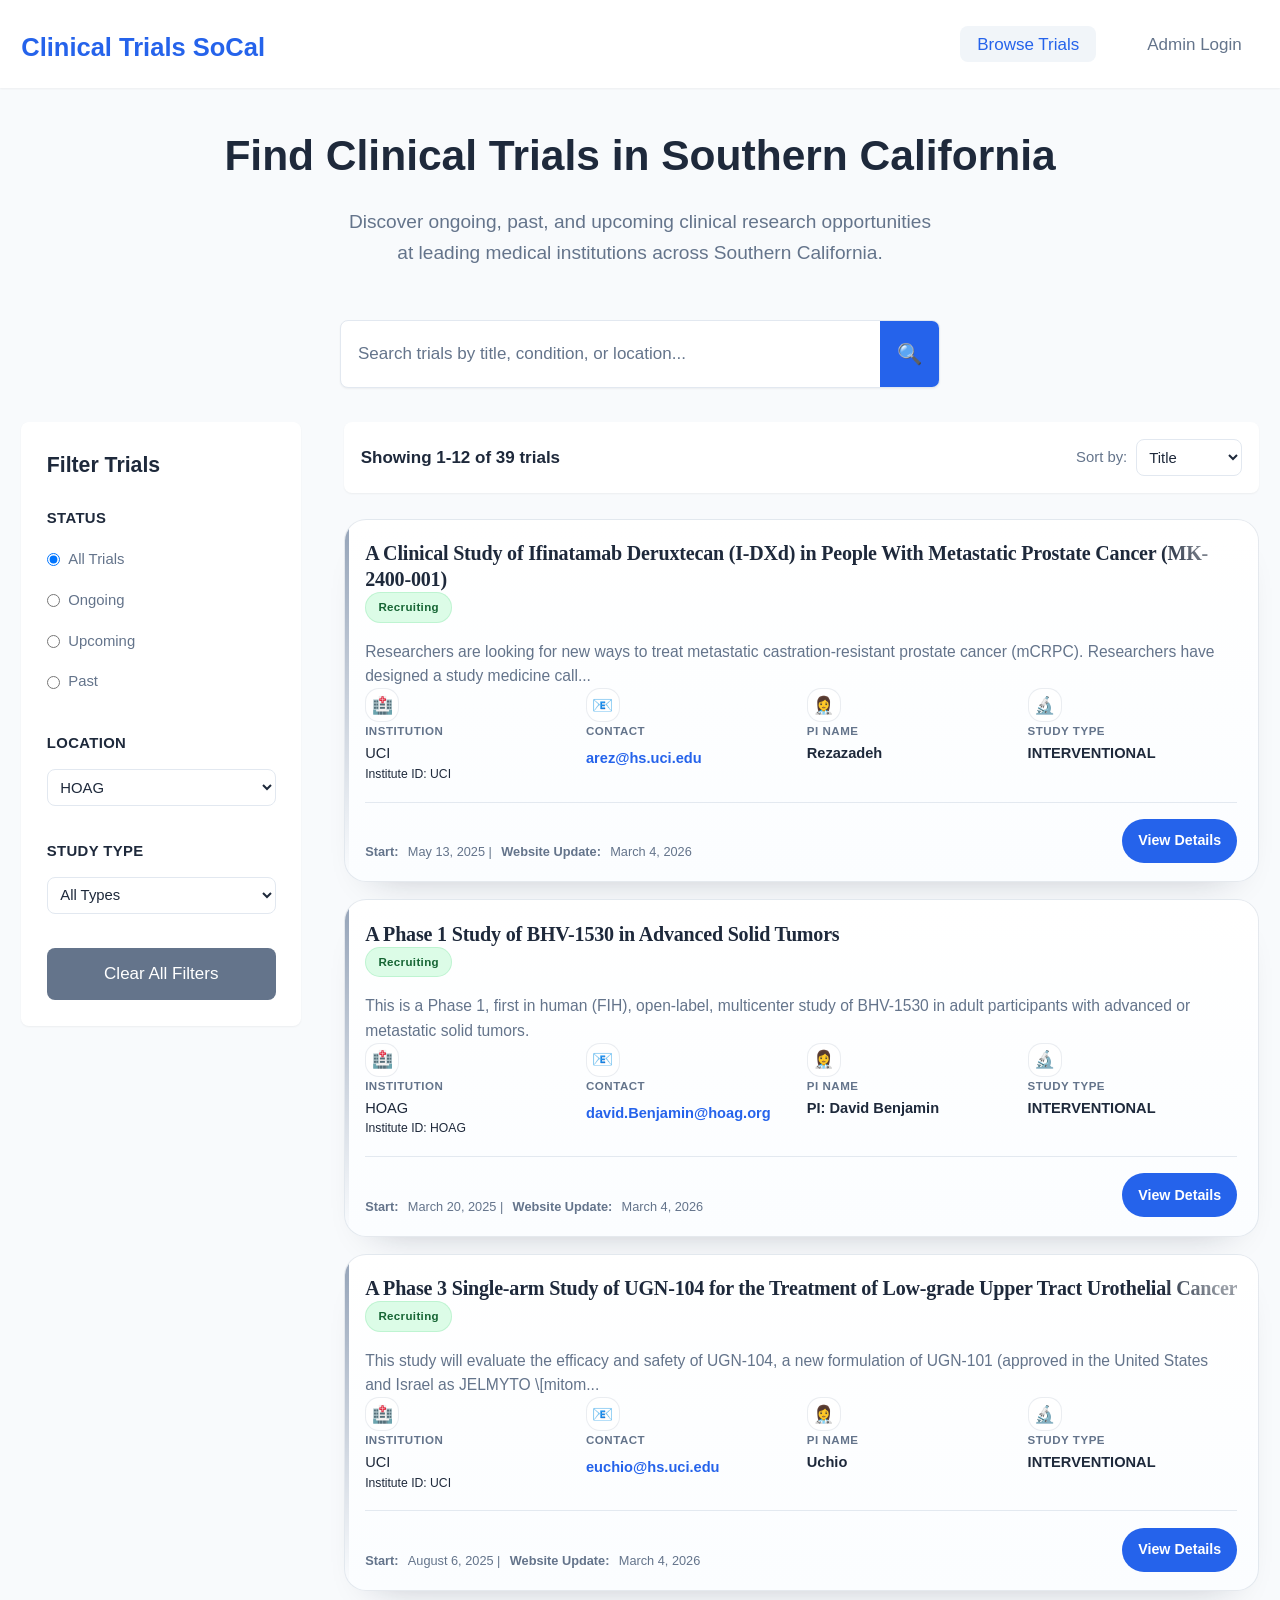
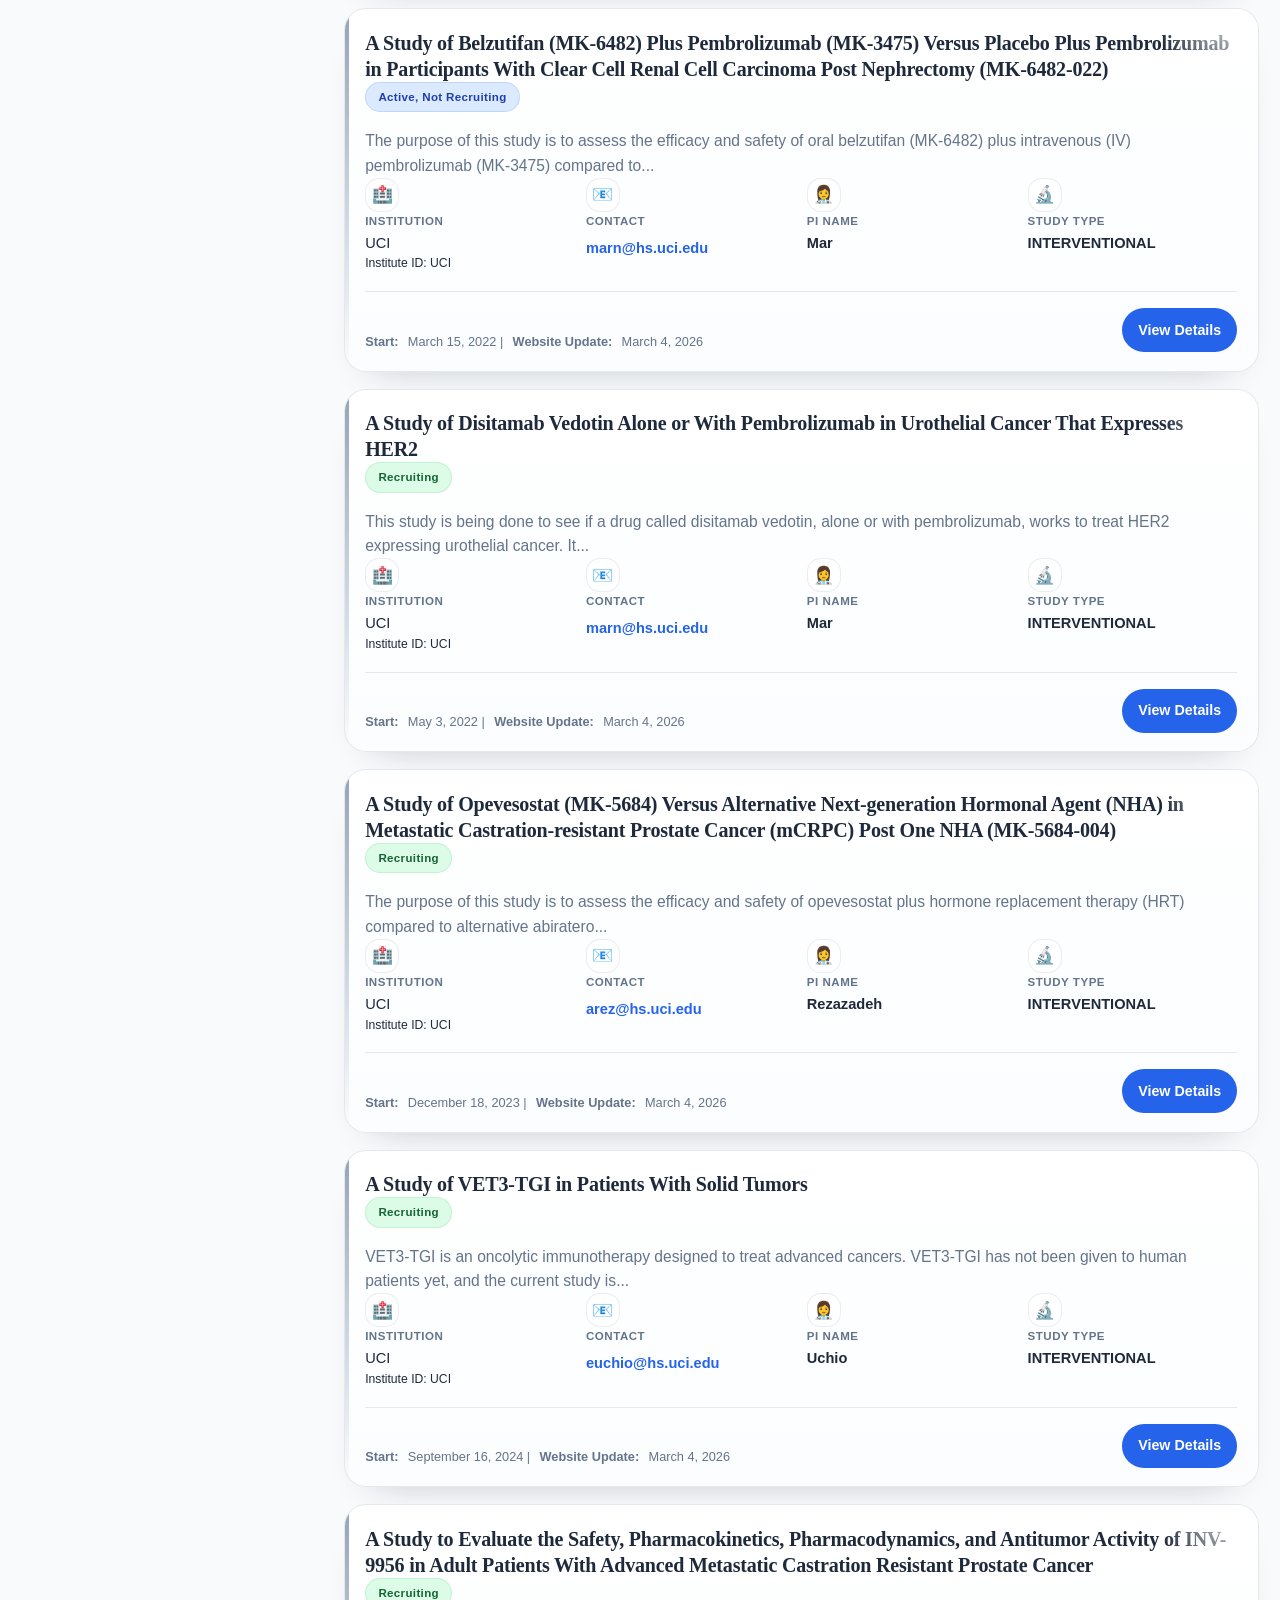
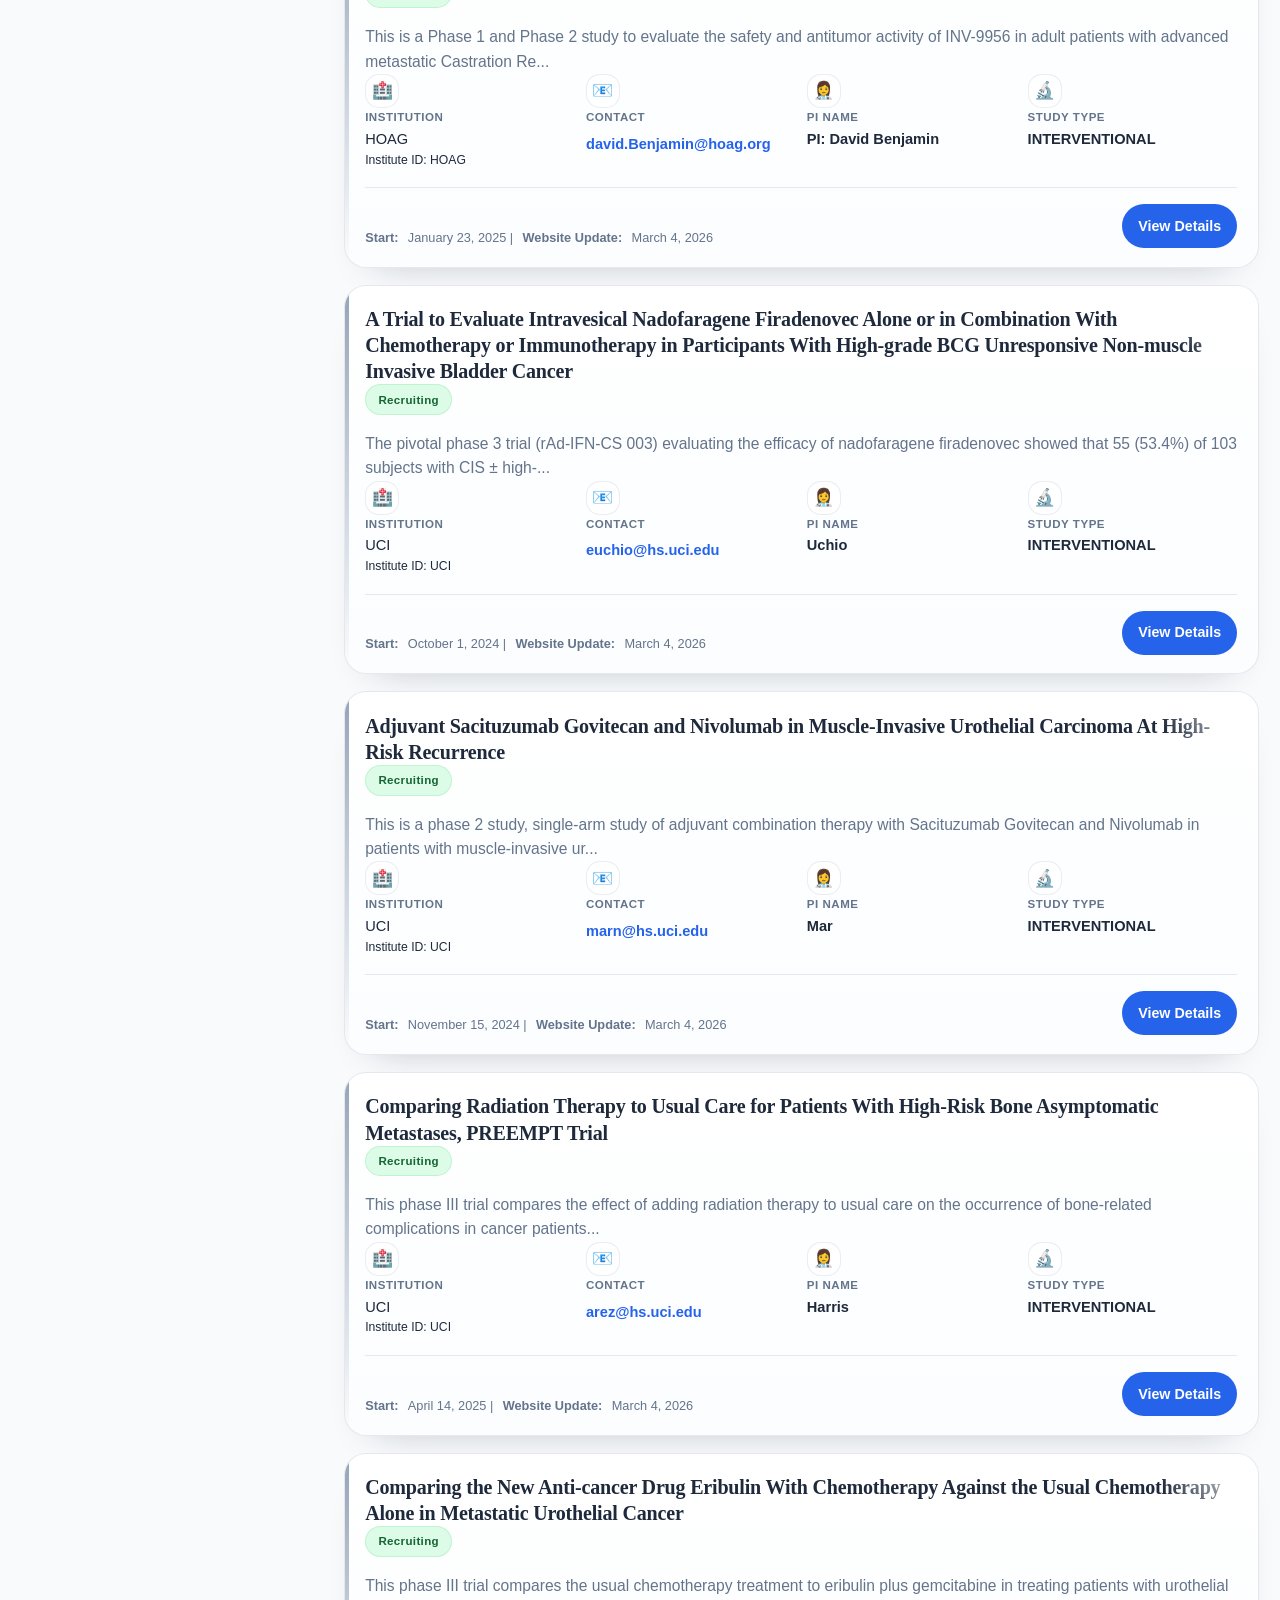
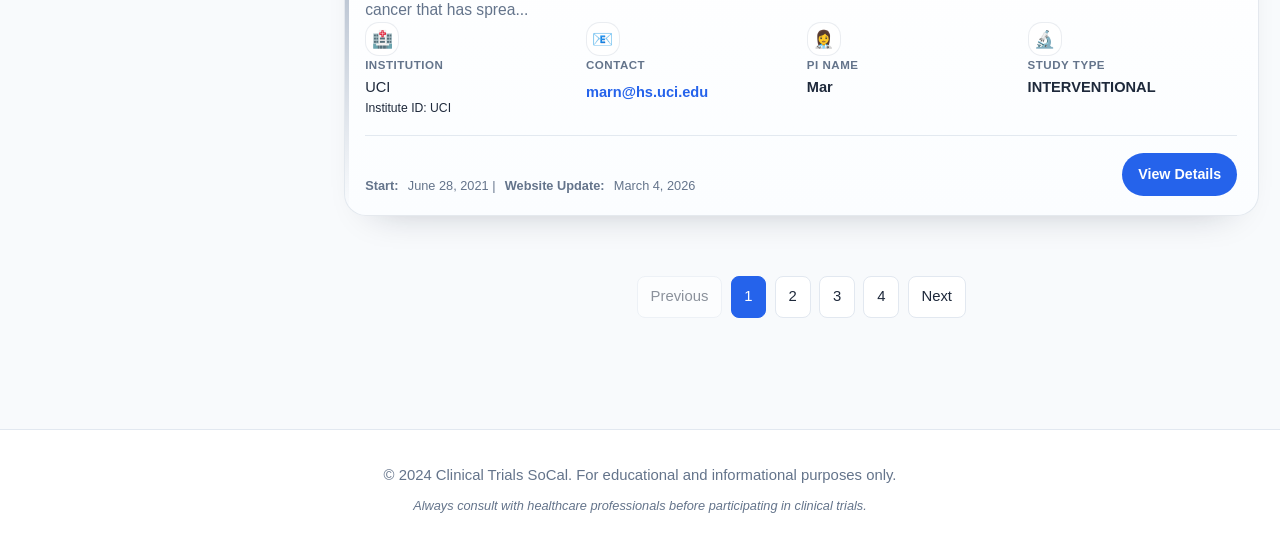
<file: index.html>
<!DOCTYPE html>
<html lang="en">
<head>
    <meta charset="UTF-8">
    <meta name="viewport" content="width=device-width, initial-scale=1.0">
    <title>Clinical Trials - Southern California</title>
    <meta name="description" content="Find and explore clinical trials in Southern California hospitals">
    <link rel="stylesheet" href="css/styles.css">
    <link rel="stylesheet" href="css/components.css">
</head>
<body>
    <header class="header">
        <div class="container">
            <div class="header-content">
                <h1 class="logo">
                    <a href="index.html">Clinical Trials SoCal</a>
                </h1>
                <nav class="nav">
                    <ul class="nav-list">
                        <li><a href="index.html" class="nav-link active">Browse Trials</a></li>
                        <li><a href="admin-login.html" class="nav-link">Admin Login</a></li>
                    </ul>
                </nav>
            </div>
        </div>
    </header>

    <main class="main">
        <div class="container">
            <section class="hero">
                <div class="hero-content">
                    <h2 class="hero-title">Find Clinical Trials in Southern California</h2>
                    <p class="hero-description">
                        Discover ongoing, past, and upcoming clinical research opportunities 
                        at leading medical institutions across Southern California.
                    </p>
                </div>
            </section>

            <section class="search-section">
                <div class="search-container">
                    <div class="search-bar">
                        <input 
                            type="text" 
                            id="searchInput" 
                            class="search-input" 
                            placeholder="Search trials by title, condition, or location..."
                            autocomplete="off"
                        >
                        <button id="searchBtn" class="search-btn">
                            <span class="search-icon">🔍</span>
                        </button>
                    </div>
                </div>
            </section>

            <section class="content">
                <div class="content-layout">
                    <aside class="filters-sidebar">
                        <div class="filters-container">
                            <h3 class="filters-title">Filter Trials</h3>
                            
                            <div class="filter-group">
                                <h4 class="filter-label">Status</h4>
                                <div class="filter-options">
                                    <label class="filter-option">
                                        <input type="radio" name="status" value="all" checked>
                                        <span class="filter-text">All Trials</span>
                                    </label>
                                    <label class="filter-option">
                                        <input type="radio" name="status" value="ongoing">
                                        <span class="filter-text">Ongoing</span>
                                    </label>
                                    <label class="filter-option">
                                        <input type="radio" name="status" value="upcoming">
                                        <span class="filter-text">Upcoming</span>
                                    </label>
                                    <label class="filter-option">
                                        <input type="radio" name="status" value="past">
                                        <span class="filter-text">Past</span>
                                    </label>
                                </div>
                            </div>

                            <div class="filter-group">
                                <h4 class="filter-label">Location</h4>
                                <select id="locationFilter" class="filter-select">
                                    <option value="all">All Locations</option>
                                    <option value="Los Angeles">Los Angeles</option>
                                    <option value="San Diego">San Diego</option>
                                    <option value="Orange County">Orange County</option>
                                    <option value="Riverside">Riverside</option>
                                    <option value="Duarte">Duarte</option>
                                </select>
                            </div>

                            <div class="filter-group">
                                <h4 class="filter-label">Study Type</h4>
                                <select id="studyTypeFilter" class="filter-select">
                                    <option value="all">All Types</option>
                                    <option value="Interventional">Interventional</option>
                                    <option value="Observational">Observational</option>
                                    <option value="Expanded Access">Expanded Access</option>
                                </select>
                            </div>

                            <button id="clearFilters" class="clear-filters-btn">
                                Clear All Filters
                            </button>
                        </div>
                    </aside>

                    <div class="main-content">
                        <div class="results-header">
                            <div class="results-info">
                                <span id="resultsCount" class="results-count">Loading trials...</span>
                            </div>
                            <div class="sort-controls">
                                <label for="sortBy" class="sort-label">Sort by:</label>
                                <select id="sortBy" class="sort-select">
                                    <option value="title">Title</option>
                                    <option value="status">Status</option>
                                    <option value="startDate">Start Date</option>
                                    <option value="location">Location</option>
                                </select>
                            </div>
                        </div>

                        <div id="trialsContainer" class="trials-grid">
                            <div class="loading-spinner">
                                <div class="spinner"></div>
                                <p>Loading clinical trials...</p>
                            </div>
                        </div>

                        <div id="noResults" class="no-results" style="display: none;">
                            <div class="no-results-content">
                                <h3>No trials found</h3>
                                <p>Try adjusting your search criteria or filters to find more results.</p>
                                <button id="resetSearch" class="reset-btn">Reset Search</button>
                            </div>
                        </div>
                    </div>
                </div>
            </section>
        </div>
    </main>

    <footer class="footer">
        <div class="container">
            <div class="footer-content">
                <p class="footer-text">
                    &copy; 2024 Clinical Trials SoCal. 
                    For educational and informational purposes only.
                </p>
                <p class="footer-disclaimer">
                    Always consult with healthcare professionals before participating in clinical trials.
                </p>
            </div>
        </div>
    </footer>

    <script src="js/utils.js"></script>
    <script src="js/trial-manager.js"></script>
    <script src="js/search-filter.js"></script>
    <script src="js/main.js"></script>
</body>
</html>
</file>
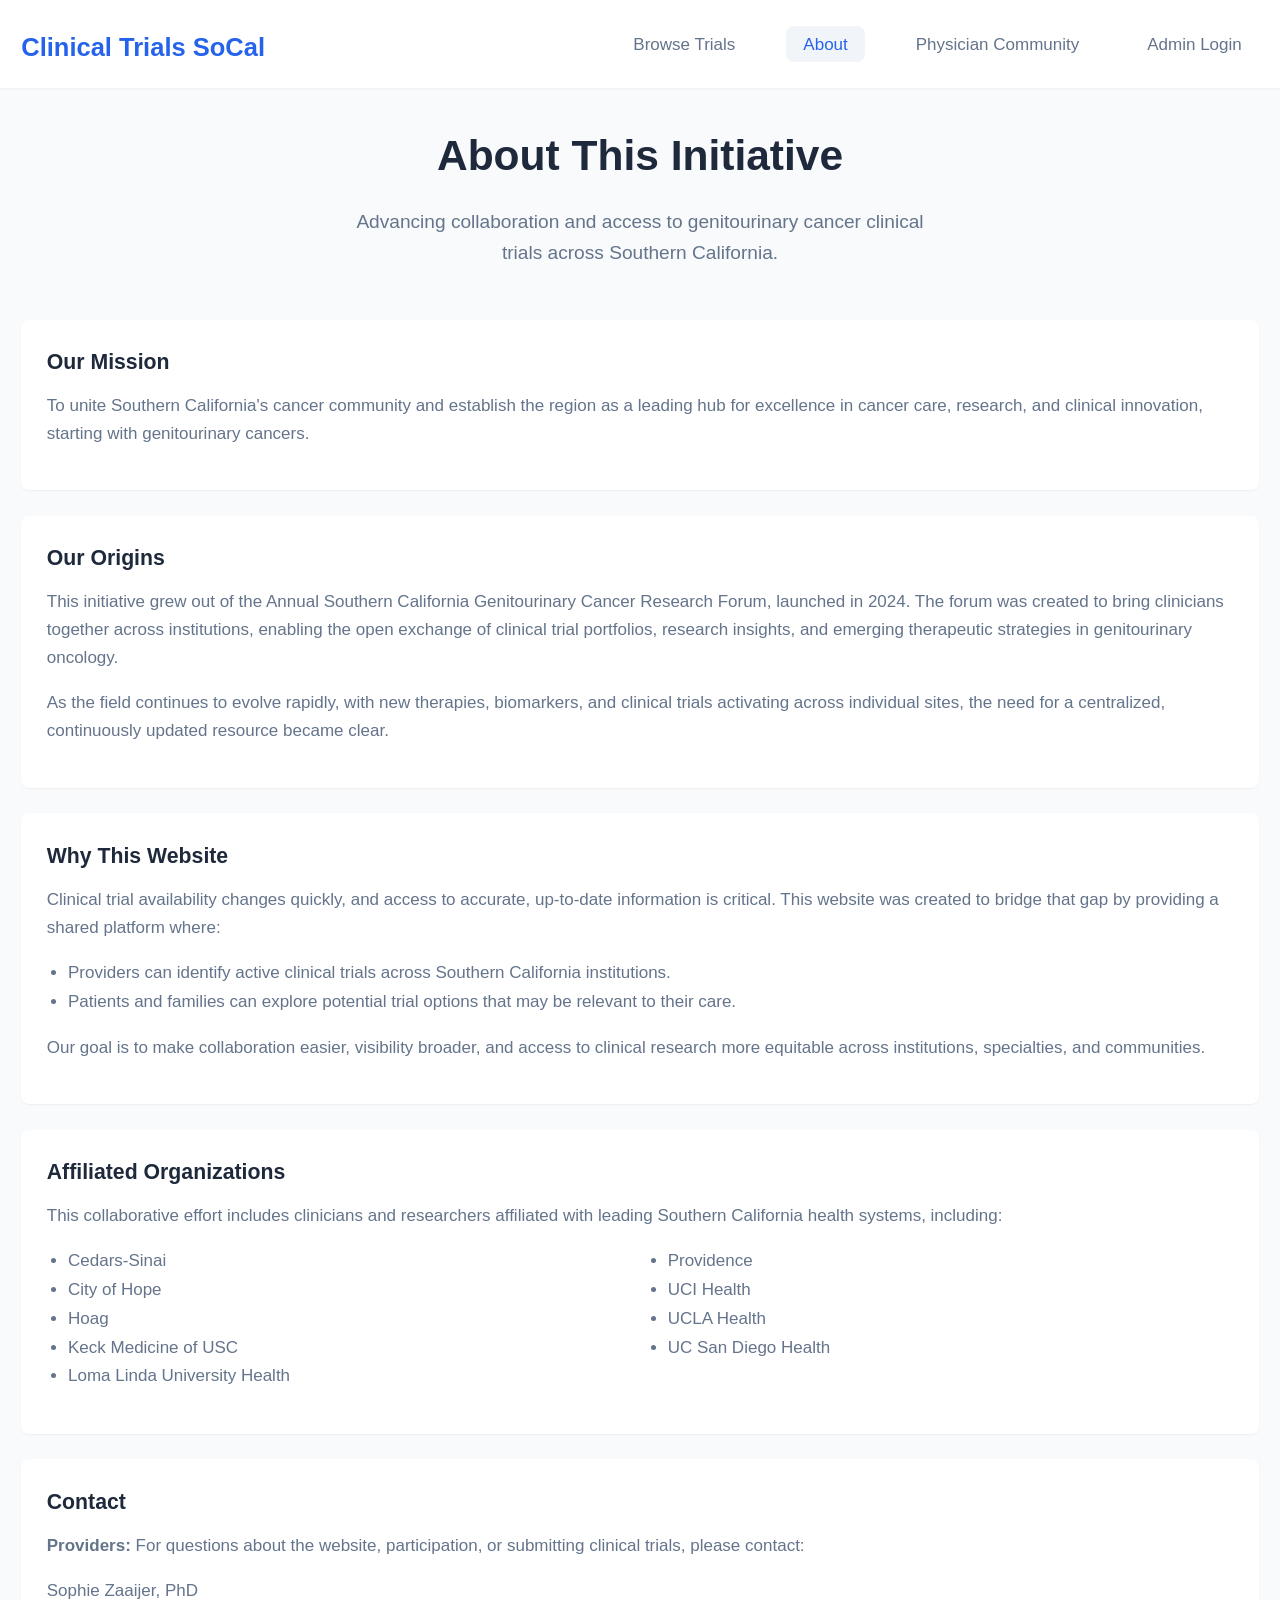
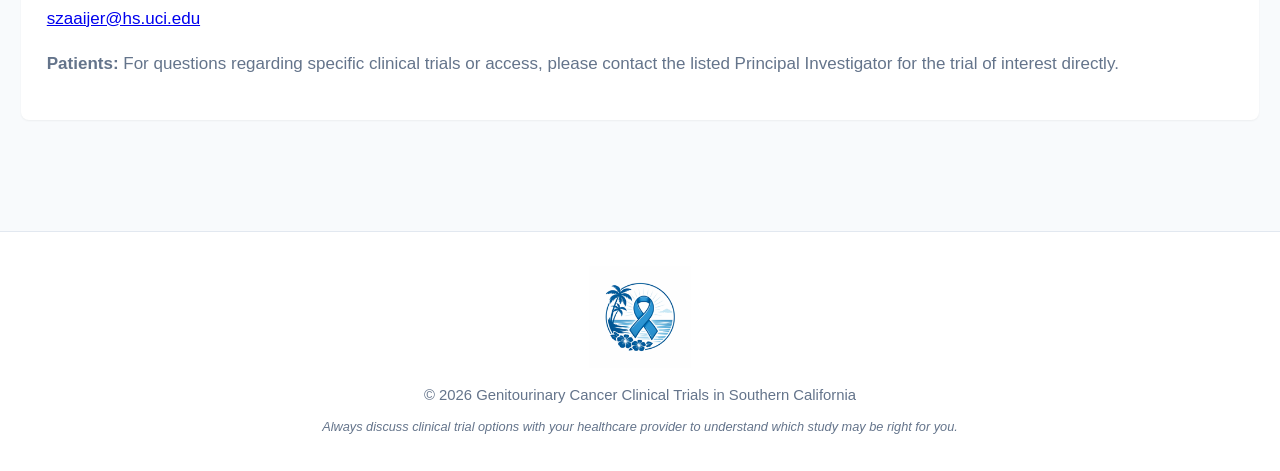
<file: about-php.html>
<!DOCTYPE html>
<html lang="en">
<head>
    <meta charset="UTF-8">
    <meta name="viewport" content="width=device-width, initial-scale=1.0">
    <title>About - Genitourinary Cancer Clinical Trials in Southern California</title>
    <meta name="description" content="About the Genitourinary Cancer Clinical Trials initiative in Southern California">
    <link rel="stylesheet" href="css/styles.css">
    <link rel="stylesheet" href="css/components.css">
    <link rel="icon" type="image/x-icon" href="assets/favicon/favicon.ico">
    <link rel="icon" type="image/png" sizes="32x32" href="assets/favicon/favicon-32x32.png">
    <link rel="apple-touch-icon" sizes="180x180" href="assets/favicon/apple-touch-icon.png">
</head>
<body>
    <header class="header">
        <div class="container">
            <div class="header-content">
                <h1 class="logo">
                    <a href="index-php.html">
                        Clinical Trials SoCal
                    </a>
                </h1>
                <nav class="nav">
                    <ul class="nav-list">
                        <li><a href="index-php.html" class="nav-link">Browse Trials</a></li>
                        <li><a href="about-php.html" class="nav-link active">About</a></li>
                        <li><a href="physician-community-php.html" class="nav-link">Physician Community</a></li>
                        <li><a href="admin-login-php.html" class="nav-link">Admin Login</a></li>
                    </ul>
                </nav>
            </div>
        </div>
    </header>

    <main class="main">
        <div class="container">
            <section class="hero">
                <div class="hero-content">
                    <h2 class="hero-title">About This Initiative</h2>
                    <p class="hero-description">
                        Advancing collaboration and access to genitourinary cancer clinical trials across Southern California.
                    </p>
                </div>
            </section>

            <section class="about-section">
                <h3 class="about-title">Our Mission</h3>
                <p class="about-text">
                    To unite Southern California's cancer community and establish the region as a leading hub for excellence in cancer care, research, and clinical innovation, starting with genitourinary cancers.
                </p>
            </section>

            <section class="about-section">
                <h3 class="about-title">Our Origins</h3>
                <p class="about-text">
                    This initiative grew out of the Annual Southern California Genitourinary Cancer Research Forum, launched in 2024. The forum was created to bring clinicians together across institutions, enabling the open exchange of clinical trial portfolios, research insights, and emerging therapeutic strategies in genitourinary oncology.
                </p>
                <p class="about-text">
                    As the field continues to evolve rapidly, with new therapies, biomarkers, and clinical trials activating across individual sites, the need for a centralized, continuously updated resource became clear.
                </p>
            </section>

            <section class="about-section">
                <h3 class="about-title">Why This Website</h3>
                <p class="about-text">
                    Clinical trial availability changes quickly, and access to accurate, up-to-date information is critical. This website was created to bridge that gap by providing a shared platform where:
                </p>
                <ul class="about-list">
                    <li>Providers can identify active clinical trials across Southern California institutions.</li>
                    <li>Patients and families can explore potential trial options that may be relevant to their care.</li>
                </ul>
                <p class="about-text">
                    Our goal is to make collaboration easier, visibility broader, and access to clinical research more equitable across institutions, specialties, and communities.
                </p>
            </section>

            <section class="about-section">
                <h3 class="about-title">Affiliated Organizations</h3>
                <p class="about-text">
                    This collaborative effort includes clinicians and researchers affiliated with leading Southern California health systems, including:
                </p>
                <ul class="about-list about-org-list">
                    <li>Cedars-Sinai</li>
                    <li>City of Hope</li>
                    <li>Hoag</li>
                    <li>Keck Medicine of USC</li>
                    <li>Loma Linda University Health</li>
                    <li>Providence</li>
                    <li>UCI Health</li>
                    <li>UCLA Health</li>
                    <li>UC San Diego Health</li>
                </ul>
            </section>

            <section class="about-section">
                <h3 class="about-title">Contact</h3>
                <p class="about-text">
                    <strong>Providers:</strong> For questions about the website, participation, or submitting clinical trials, please contact:
                </p>
                <p class="about-text">
                    Sophie Zaaijer, PhD<br>
                    <a href="mailto:szaaijer@hs.uci.edu">szaaijer@hs.uci.edu</a>
                </p>
                <p class="about-text">
                    <strong>Patients:</strong> For questions regarding specific clinical trials or access, please contact the listed Principal Investigator for the trial of interest directly.
                </p>
            </section>
        </div>
    </main>

    <footer class="footer">
        <div class="container">
            <div class="footer-content">
                <img src="assets/favicon/apple-touch-icon.png" alt="" class="footer-icon" aria-hidden="true">
                <p class="footer-text">
                    &copy; 2026 Genitourinary Cancer Clinical Trials in Southern California
                </p>
                <p class="footer-disclaimer">
                    Always discuss clinical trial options with your healthcare provider to understand which study may be right for you.
                </p>
            </div>
        </div>
    </footer>
</body>
</html>
</file>
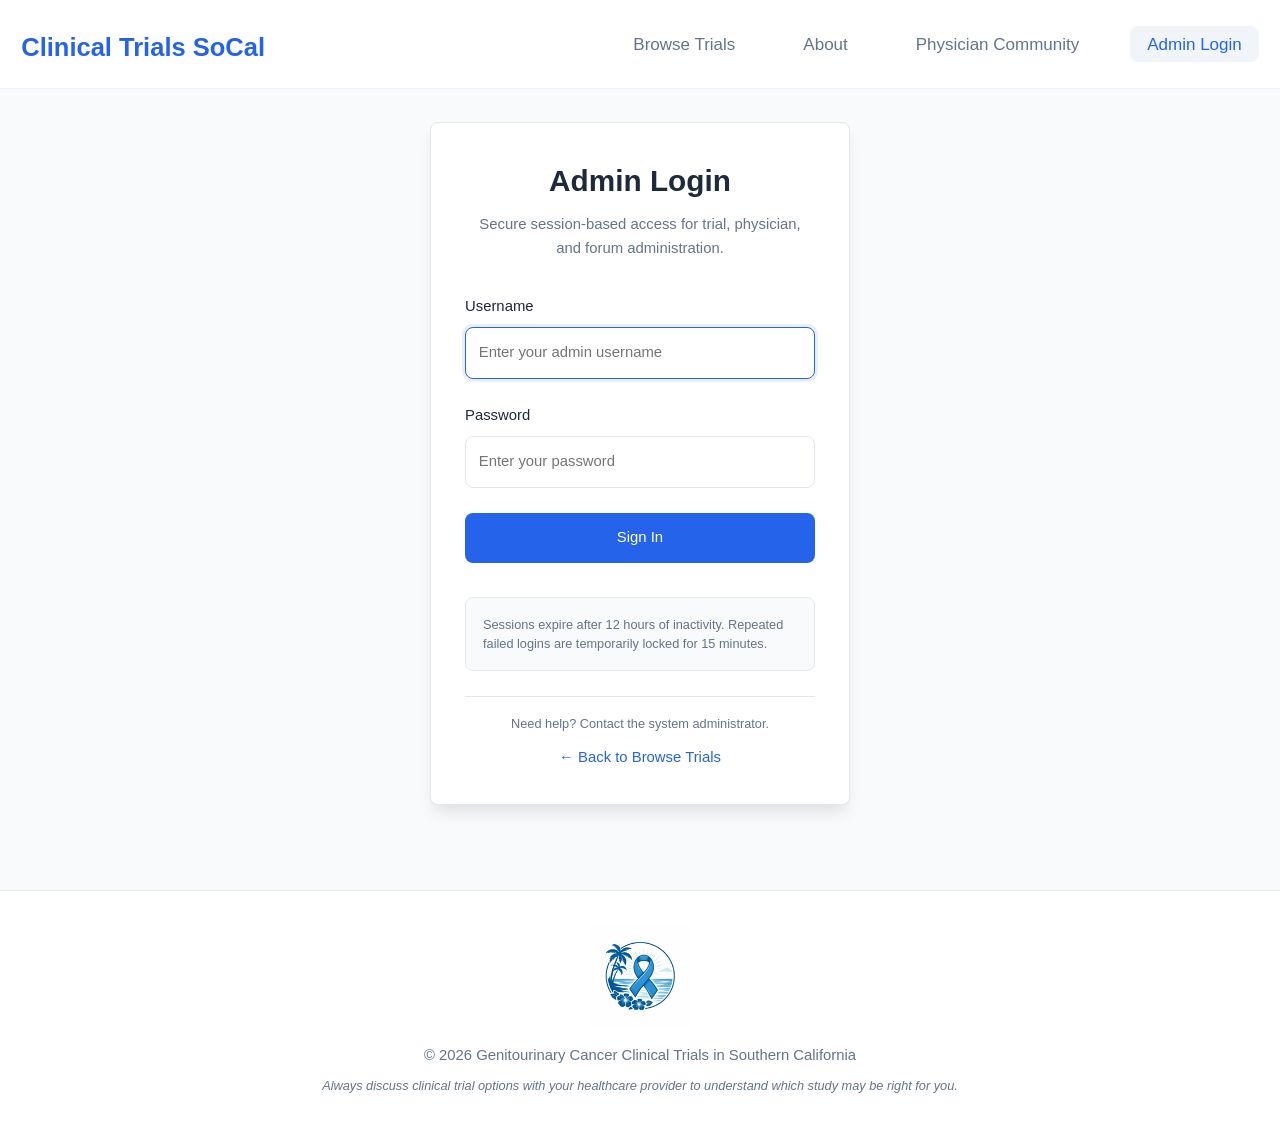
<file: admin-login-php.html>
<!DOCTYPE html>
<html lang="en">
<head>
    <meta charset="UTF-8">
    <meta name="viewport" content="width=device-width, initial-scale=1.0">
    <title>Admin Login - Clinical Trials SoCal</title>
    <meta name="description" content="Admin login for clinical trials management">
    <link rel="stylesheet" href="css/styles.css">
    <link rel="stylesheet" href="css/components.css">
    <link rel="icon" type="image/x-icon" href="assets/favicon/favicon.ico">
    <link rel="icon" type="image/png" sizes="32x32" href="assets/favicon/favicon-32x32.png">
    <link rel="apple-touch-icon" sizes="180x180" href="assets/favicon/apple-touch-icon.png">
</head>
<body>
    <header class="header">
        <div class="container">
            <div class="header-content">
                <h1 class="logo">
                    <a href="index-php.html">Clinical Trials SoCal</a>
                </h1>
                <nav class="nav">
                    <ul class="nav-list">
                        <li><a href="index-php.html" class="nav-link">Browse Trials</a></li>
                        <li><a href="about-php.html" class="nav-link">About</a></li>
                        <li><a href="physician-community-php.html" class="nav-link">Physician Community</a></li>
                        <li><a href="admin-login-php.html" class="nav-link active">Admin Login</a></li>
                    </ul>
                </nav>
            </div>
        </div>
    </header>

    <main class="main" style="display: flex; align-items: center; justify-content: center; min-height: 70vh;">
        <div class="container">
            <div style="max-width: 420px; margin: 0 auto;">
                <div class="login-card" style="background: var(--card-background); border-radius: var(--border-radius); padding: 2rem; box-shadow: var(--shadow-lg); border: 1px solid var(--border-color);">
                    <div style="text-align: center; margin-bottom: 2rem;">
                        <h2 style="font-size: 1.75rem; font-weight: 700; color: var(--text-primary); margin-bottom: 0.5rem;">Admin Login</h2>
                        <p style="color: var(--text-secondary); font-size: 0.875rem;">Secure session-based access for trial, physician, and forum administration.</p>
                    </div>

                    <div id="loginError" class="alert alert-error" style="display: none; margin-bottom: 1.5rem;">
                        <span id="loginErrorMessage">Invalid credentials.</span>
                    </div>

                    <div id="loginSuccess" class="alert alert-success" style="display: none; margin-bottom: 1.5rem;">
                        <span>Login successful. Redirecting to the admin dashboard...</span>
                    </div>

                    <form id="loginForm">
                        <div class="form-group">
                            <label for="username" class="form-label">Username</label>
                            <input type="text" id="username" name="username" class="form-input" required autocomplete="username" placeholder="Enter your admin username">
                        </div>

                        <div class="form-group">
                            <label for="password" class="form-label">Password</label>
                            <input type="password" id="password" name="password" class="form-input" required autocomplete="current-password" placeholder="Enter your password">
                        </div>

                        <button type="submit" id="loginBtn" class="btn btn-primary" style="width: 100%; margin-bottom: 1rem;">
                            <span id="loginBtnText">Sign In</span>
                            <div id="loginSpinner" style="display: none;">
                                <div class="spinner" style="width: 16px; height: 16px; margin: 0 auto;"></div>
                            </div>
                        </button>
                    </form>

                    <div style="background: #f8fafc; border: 1px solid var(--border-color); border-radius: var(--border-radius); padding: 1rem; margin-top: 1rem;">
                        <p style="margin: 0; font-size: 0.75rem; color: var(--text-secondary); line-height: 1.5;">
                            Sessions expire after 12 hours of inactivity. Repeated failed logins are temporarily locked for 15 minutes.
                        </p>
                    </div>

                    <div style="text-align: center; margin-top: 1.5rem; padding-top: 1rem; border-top: 1px solid var(--border-color);">
                        <p style="font-size: 0.75rem; color: var(--text-secondary); margin-bottom: 0.5rem;">Need help? Contact the system administrator.</p>
                        <a href="index-php.html" style="color: var(--primary-color); text-decoration: none; font-size: 0.875rem; font-weight: 500;">&larr; Back to Browse Trials</a>
                    </div>
                </div>
            </div>
        </div>
    </main>

    <footer class="footer">
        <div class="container">
            <div class="footer-content">
                <img src="assets/favicon/apple-touch-icon.png" alt="" class="footer-icon" aria-hidden="true">
                <p class="footer-text">&copy; 2026 Genitourinary Cancer Clinical Trials in Southern California</p>
                <p class="footer-disclaimer">
                    Always discuss clinical trial options with your healthcare provider to understand which study may be right for you.
                </p>
            </div>
        </div>
    </footer>

    <script src="js/utils.js"></script>
    <script src="js/admin-login-php.js"></script>
</body>
</html>
</file>
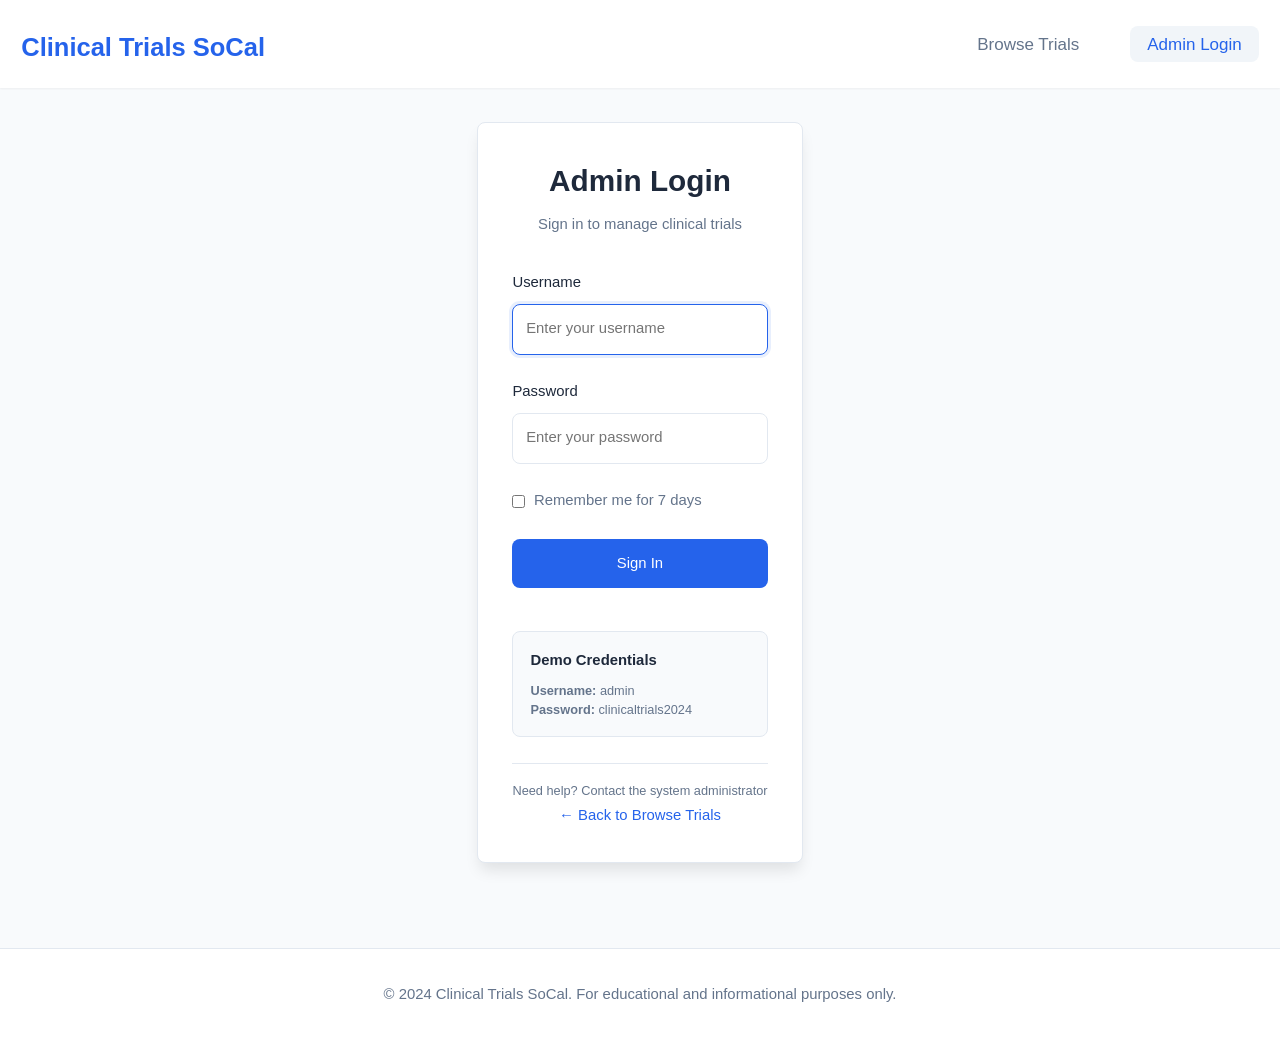
<file: admin-login.html>
<!DOCTYPE html>
<html lang="en">
<head>
    <meta charset="UTF-8">
    <meta name="viewport" content="width=device-width, initial-scale=1.0">
    <title>Admin Login - Clinical Trials SoCal</title>
    <meta name="description" content="Admin login for clinical trials management">
    <link rel="stylesheet" href="css/styles.css">
    <link rel="stylesheet" href="css/components.css">
</head>
<body>
    <header class="header">
        <div class="container">
            <div class="header-content">
                <h1 class="logo">
                    <a href="index.html">Clinical Trials SoCal</a>
                </h1>
                <nav class="nav">
                    <ul class="nav-list">
                        <li><a href="index.html" class="nav-link">Browse Trials</a></li>
                        <li><a href="admin-login.html" class="nav-link active">Admin Login</a></li>
                    </ul>
                </nav>
            </div>
        </div>
    </header>

    <main class="main" style="display: flex; align-items: center; justify-content: center; min-height: 70vh;">
        <div class="container">
            <div style="max-width: 400px; margin: 0 auto;">
                <!-- Login Form Card -->
                <div class="login-card" style="background: var(--card-background); border-radius: var(--border-radius); padding: 2rem; box-shadow: var(--shadow-lg); border: 1px solid var(--border-color);">
                    <div style="text-align: center; margin-bottom: 2rem;">
                        <h2 style="font-size: 1.75rem; font-weight: 700; color: var(--text-primary); margin-bottom: 0.5rem;">Admin Login</h2>
                        <p style="color: var(--text-secondary); font-size: 0.875rem;">Sign in to manage clinical trials</p>
                    </div>

                    <!-- Error Alert -->
                    <div id="loginError" class="alert alert-error" style="display: none; margin-bottom: 1.5rem;">
                        <span id="loginErrorMessage">Invalid credentials. Please try again.</span>
                    </div>

                    <!-- Success Alert -->
                    <div id="loginSuccess" class="alert alert-success" style="display: none; margin-bottom: 1.5rem;">
                        <span>Login successful! Redirecting to admin panel...</span>
                    </div>

                    <!-- Login Form -->
                    <form id="loginForm">
                        <div class="form-group">
                            <label for="username" class="form-label">Username</label>
                            <input 
                                type="text" 
                                id="username" 
                                name="username" 
                                class="form-input" 
                                required 
                                autocomplete="username"
                                placeholder="Enter your username"
                            >
                        </div>

                        <div class="form-group">
                            <label for="password" class="form-label">Password</label>
                            <input 
                                type="password" 
                                id="password" 
                                name="password" 
                                class="form-input" 
                                required 
                                autocomplete="current-password"
                                placeholder="Enter your password"
                            >
                        </div>

                        <div class="form-group" style="margin-bottom: 1.5rem;">
                            <label class="checkbox-label" style="display: flex; align-items: center; gap: 0.5rem; cursor: pointer;">
                                <input type="checkbox" id="rememberMe" name="rememberMe" style="margin: 0;">
                                <span style="font-size: 0.875rem; color: var(--text-secondary);">Remember me for 7 days</span>
                            </label>
                        </div>

                        <button type="submit" id="loginBtn" class="btn btn-primary" style="width: 100%; margin-bottom: 1rem;">
                            <span id="loginBtnText">Sign In</span>
                            <div id="loginSpinner" style="display: none;">
                                <div class="spinner" style="width: 16px; height: 16px; margin: 0 auto;"></div>
                            </div>
                        </button>
                    </form>

                    <!-- Demo Credentials Info -->
                    <div style="background: #f8fafc; border-radius: var(--border-radius); padding: 1rem; margin-top: 1.5rem; border: 1px solid var(--border-color);">
                        <h4 style="font-size: 0.875rem; font-weight: 600; color: var(--text-primary); margin-bottom: 0.5rem;">Demo Credentials</h4>
                        <div style="font-size: 0.75rem; color: var(--text-secondary); line-height: 1.5;">
                            <div><strong>Username:</strong> admin</div>
                            <div><strong>Password:</strong> clinicaltrials2024</div>
                        </div>
                    </div>

                    <!-- Help Links -->
                    <div style="text-align: center; margin-top: 1.5rem; padding-top: 1rem; border-top: 1px solid var(--border-color);">
                        <p style="font-size: 0.75rem; color: var(--text-secondary);">
                            Need help? Contact the system administrator
                        </p>
                        <a href="index.html" style="color: var(--primary-color); text-decoration: none; font-size: 0.875rem; font-weight: 500;">
                            ← Back to Browse Trials
                        </a>
                    </div>
                </div>
            </div>
        </div>
    </main>

    <footer class="footer">
        <div class="container">
            <div class="footer-content">
                <p class="footer-text">
                    &copy; 2024 Clinical Trials SoCal. 
                    For educational and informational purposes only.
                </p>
            </div>
        </div>
    </footer>

    <script src="js/utils.js"></script>
    <script>
        /**
         * Admin Authentication Manager
         */
        class AdminAuth {
            constructor() {
                this.credentials = {
                    username: 'admin',
                    password: 'clinicaltrials2024'
                };
                this.sessionKey = 'adminSession';
                this.rememberKey = 'adminRemember';
            }

            /**
             * Initialize authentication
             */
            init() {
                // Check if already logged in
                if (this.isLoggedIn()) {
                    this.redirectToAdminPanel();
                    return;
                }

                this.bindEventListeners();
                this.setupFormValidation();
                
                // Focus username field
                document.getElementById('username').focus();
            }

            /**
             * Bind event listeners
             */
            bindEventListeners() {
                const loginForm = document.getElementById('loginForm');
                const usernameField = document.getElementById('username');
                const passwordField = document.getElementById('password');

                loginForm.addEventListener('submit', (e) => {
                    e.preventDefault();
                    this.handleLogin();
                });

                // Clear error on input
                [usernameField, passwordField].forEach(field => {
                    field.addEventListener('input', () => {
                        this.hideError();
                    });
                });

                // Enter key handling
                [usernameField, passwordField].forEach(field => {
                    field.addEventListener('keypress', (e) => {
                        if (e.key === 'Enter') {
                            this.handleLogin();
                        }
                    });
                });
            }

            /**
             * Setup form validation
             */
            setupFormValidation() {
                const usernameField = document.getElementById('username');
                const passwordField = document.getElementById('password');

                usernameField.addEventListener('blur', () => {
                    if (!usernameField.value.trim()) {
                        this.showFieldError(usernameField, 'Username is required');
                    }
                });

                passwordField.addEventListener('blur', () => {
                    if (!passwordField.value) {
                        this.showFieldError(passwordField, 'Password is required');
                    }
                });
            }

            /**
             * Handle login attempt
             */
            async handleLogin() {
                const username = document.getElementById('username').value.trim();
                const password = document.getElementById('password').value;
                const rememberMe = document.getElementById('rememberMe').checked;

                // Validate fields
                if (!username || !password) {
                    this.showError('Please enter both username and password');
                    return;
                }

                // Show loading state
                this.showLoading();

                // Simulate API call delay
                await new Promise(resolve => setTimeout(resolve, 1000));

                // Validate credentials
                if (this.validateCredentials(username, password)) {
                    this.handleLoginSuccess(rememberMe);
                } else {
                    this.handleLoginFailure();
                }
            }

            /**
             * Validate credentials
             */
            validateCredentials(username, password) {
                return username === this.credentials.username && 
                       password === this.credentials.password;
            }

            /**
             * Handle successful login
             */
            handleLoginSuccess(rememberMe) {
                // Create session
                const sessionData = {
                    authenticated: true,
                    loginTime: Date.now(),
                    username: this.credentials.username,
                    expiresAt: Date.now() + (rememberMe ? 7 * 24 * 60 * 60 * 1000 : 24 * 60 * 60 * 1000) // 7 days or 24 hours
                };

                localStorage.setItem(this.sessionKey, JSON.stringify(sessionData));

                if (rememberMe) {
                    localStorage.setItem(this.rememberKey, 'true');
                } else {
                    localStorage.removeItem(this.rememberKey);
                }

                // Show success
                this.showSuccess();

                // Redirect after delay
                setTimeout(() => {
                    this.redirectToAdminPanel();
                }, 1500);
            }

            /**
             * Handle failed login
             */
            handleLoginFailure() {
                this.hideLoading();
                this.showError('Invalid username or password. Please try again.');
                
                // Clear password field
                document.getElementById('password').value = '';
                document.getElementById('password').focus();
            }

            /**
             * Check if user is logged in
             */
            isLoggedIn() {
                try {
                    const sessionData = localStorage.getItem(this.sessionKey);
                    if (!sessionData) return false;

                    const session = JSON.parse(sessionData);
                    if (!session.authenticated || !session.expiresAt) return false;

                    // Check if session expired
                    if (Date.now() > session.expiresAt) {
                        this.logout();
                        return false;
                    }

                    return true;
                } catch (error) {
                    console.error('Error checking login status:', error);
                    return false;
                }
            }

            /**
             * Logout user
             */
            logout() {
                localStorage.removeItem(this.sessionKey);
                localStorage.removeItem(this.rememberKey);
            }

            /**
             * Redirect to admin panel
             */
            redirectToAdminPanel() {
                window.location.href = 'admin-panel.html';
            }

            /**
             * Show loading state
             */
            showLoading() {
                const btn = document.getElementById('loginBtn');
                const btnText = document.getElementById('loginBtnText');
                const spinner = document.getElementById('loginSpinner');

                btn.disabled = true;
                btnText.style.display = 'none';
                spinner.style.display = 'block';

                this.hideError();
            }

            /**
             * Hide loading state
             */
            hideLoading() {
                const btn = document.getElementById('loginBtn');
                const btnText = document.getElementById('loginBtnText');
                const spinner = document.getElementById('loginSpinner');

                btn.disabled = false;
                btnText.style.display = 'block';
                spinner.style.display = 'none';
            }

            /**
             * Show error message
             */
            showError(message) {
                const errorDiv = document.getElementById('loginError');
                const errorMessage = document.getElementById('loginErrorMessage');
                
                errorMessage.textContent = message;
                errorDiv.style.display = 'block';

                // Hide success if visible
                document.getElementById('loginSuccess').style.display = 'none';
            }

            /**
             * Hide error message
             */
            hideError() {
                document.getElementById('loginError').style.display = 'none';
            }

            /**
             * Show success message
             */
            showSuccess() {
                this.hideLoading();
                document.getElementById('loginSuccess').style.display = 'block';
                document.getElementById('loginError').style.display = 'none';
            }

            /**
             * Show field error
             */
            showFieldError(field, message) {
                // Remove existing error
                const existingError = field.parentNode.querySelector('.form-error');
                if (existingError) {
                    existingError.remove();
                }

                // Add error message
                const errorDiv = document.createElement('div');
                errorDiv.className = 'form-error';
                errorDiv.textContent = message;
                field.parentNode.appendChild(errorDiv);

                // Add error styling
                field.style.borderColor = 'var(--error-color)';

                // Remove error on focus
                field.addEventListener('focus', () => {
                    field.style.borderColor = '';
                    if (errorDiv.parentNode) {
                        errorDiv.remove();
                    }
                }, { once: true });
            }
        }

        // Initialize when DOM is loaded
        document.addEventListener('DOMContentLoaded', () => {
            const auth = new AdminAuth();
            auth.init();
        });
    </script>

    <style>
        /* Additional styles for login page */
        .checkbox-label input[type="checkbox"] {
            accent-color: var(--primary-color);
        }

        .login-card {
            animation: fadeIn 0.3s ease-out;
        }

        @keyframes fadeIn {
            from {
                opacity: 0;
                transform: translateY(20px);
            }
            to {
                opacity: 1;
                transform: translateY(0);
            }
        }

        /* Responsive adjustments */
        @media (max-width: 480px) {
            .main {
                padding: 1rem 0 !important;
            }
            
            .login-card {
                margin: 0 1rem;
                padding: 1.5rem !important;
            }
        }
    </style>
</body>
</html>
</file>
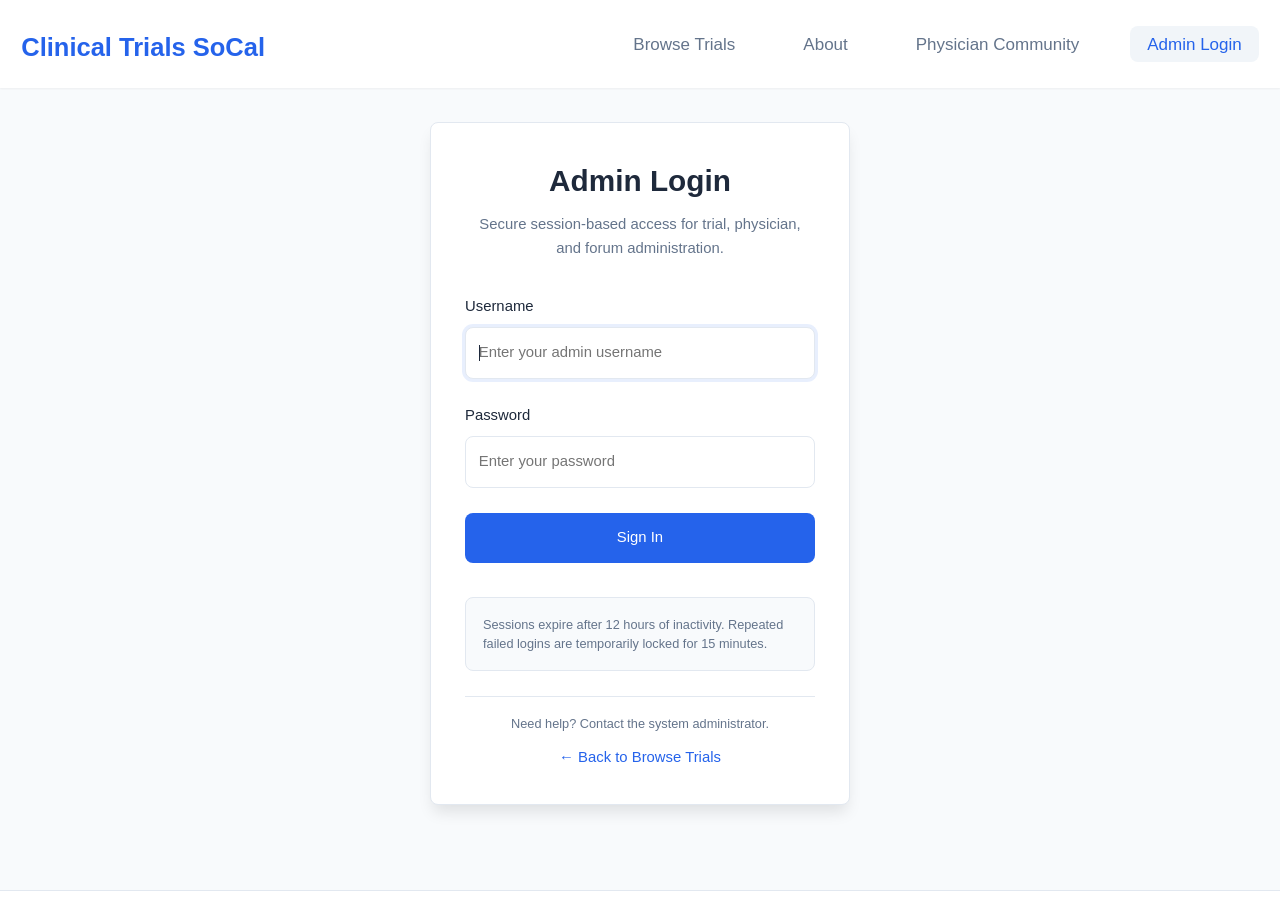
<file: admin-panel-php.html>
<!DOCTYPE html>
<html lang="en">
<head>
    <meta charset="UTF-8">
    <meta name="viewport" content="width=device-width, initial-scale=1.0">
    <title>Admin Panel - Clinical Trials SoCal</title>
    <meta name="description" content="Clinical trials management dashboard">
    <link rel="stylesheet" href="css/styles.css">
    <link rel="stylesheet" href="css/components.css">
    <link rel="stylesheet" href="css/admin.css">
    <link rel="icon" type="image/x-icon" href="assets/favicon/favicon.ico">
    <link rel="icon" type="image/png" sizes="32x32" href="assets/favicon/favicon-32x32.png">
    <link rel="apple-touch-icon" sizes="180x180" href="assets/favicon/apple-touch-icon.png">
</head>
<body>
    <header class="header">
        <div class="container">
            <div class="header-content">
                <h1 class="logo">
                    <a href="index-php.html">
                        Clinical Trials SoCal
                    </a>
                </h1>
                <nav class="nav">
                    <ul class="nav-list">
                        <li><a href="index-php.html" class="nav-link">Browse Trials</a></li>
                        <li><a href="about-php.html" class="nav-link">About</a></li>
                        <li><a href="physician-community-php.html" class="nav-link">Physician Community</a></li>
                        <li><span class="nav-link" id="adminWelcome" style="color: var(--text-secondary);">Admin Panel</span></li>
                        <li><button id="logoutBtn" class="nav-link" style="background: none; border: none; cursor: pointer; color: var(--error-color);">Logout</button></li>
                    </ul>
                </nav>
            </div>
        </div>
    </header>

    <main class="main">
        <div class="container">
            <!-- Admin Dashboard -->
            <div id="adminDashboard">
                <!-- Dashboard Header -->
                <section class="dashboard-header" style="margin-bottom: 2rem;">
                    <div style="display: flex; justify-content: space-between; align-items: center; margin-bottom: 1.5rem;">
                        <div>
                            <h2 style="font-size: 2rem; font-weight: 700; color: var(--text-primary); margin-bottom: 0.5rem;">Admin Dashboard</h2>
                            <p style="color: var(--text-secondary);">Manage trials, physician accounts, and forum moderation with secure server-side sessions.</p>
                        </div>
                        <div style="display: flex; gap: 1rem; flex-wrap: wrap; justify-content: flex-end;">
                            <button id="addTrialBtn" class="btn btn-primary">
                                <span style="margin-right: 0.5rem;">➕</span> Add New Trial
                            </button>
                            <button id="changePasswordBtn" class="btn btn-secondary">
                                <span style="margin-right: 0.5rem;">🔐</span> Change Password
                            </button>
                            <button id="exportDataBtn" class="btn btn-secondary">
                                <span style="margin-right: 0.5rem;">📥</span> Export JSON
                            </button>
                            <button id="exportCsvBtn" class="btn btn-secondary">
                                <span style="margin-right: 0.5rem;">📄</span> Export CSV
                            </button>
                            <button id="uploadCsvBtn" class="btn btn-secondary">
                                <span style="margin-right: 0.5rem;">📤</span> Upload CSV
                            </button>
                            <input type="file" id="csvUploadInput" accept=".csv,text/csv" style="display: none;">
                        </div>
                    </div>

                    <!-- Statistics Cards -->
                    <div class="stats-grid" style="display: grid; grid-template-columns: repeat(auto-fit, minmax(200px, 1fr)); gap: 1rem;">
                        <div class="stat-card" style="background: var(--card-background); padding: 1.5rem; border-radius: var(--border-radius); box-shadow: var(--shadow-sm); border: 1px solid var(--border-color);">
                            <div style="font-size: 2rem; font-weight: 700; color: var(--primary-color); margin-bottom: 0.5rem;" id="totalTrials">0</div>
                            <div style="color: var(--text-secondary); font-size: 0.875rem;">Total Trials</div>
                        </div>
                        <div class="stat-card" style="background: var(--card-background); padding: 1.5rem; border-radius: var(--border-radius); box-shadow: var(--shadow-sm); border: 1px solid var(--border-color);">
                            <div style="font-size: 2rem; font-weight: 700; color: var(--success-color); margin-bottom: 0.5rem;" id="recruitingTrials">0</div>
                            <div style="color: var(--text-secondary); font-size: 0.875rem;">Recruiting</div>
                        </div>
                        <div class="stat-card" style="background: var(--card-background); padding: 1.5rem; border-radius: var(--border-radius); box-shadow: var(--shadow-sm); border: 1px solid var(--border-color);">
                            <div style="font-size: 2rem; font-weight: 700; color: var(--primary-color); margin-bottom: 0.5rem;" id="activeNotRecruitingTrials">0</div>
                            <div style="color: var(--text-secondary); font-size: 0.875rem;">Active, Not Recruiting</div>
                        </div>
                        <div class="stat-card" style="background: var(--card-background); padding: 1.5rem; border-radius: var(--border-radius); box-shadow: var(--shadow-sm); border: 1px solid var(--border-color);">
                            <div style="font-size: 2rem; font-weight: 700; color: var(--secondary-color); margin-bottom: 0.5rem;" id="completedTrials">0</div>
                            <div style="color: var(--text-secondary); font-size: 0.875rem;">Completed</div>
                        </div>
                    </div>
                </section>

                <!-- Trials Table -->
                <section class="trials-section">
                    <div class="table-header" style="background: var(--card-background); padding: 1rem 1.5rem; border-radius: var(--border-radius) var(--border-radius) 0 0; border: 1px solid var(--border-color); border-bottom: none;">
                        <div style="display: flex; justify-content: space-between; align-items: center;">
                            <h3 style="font-size: 1.25rem; font-weight: 600; color: var(--text-primary);">All Clinical Trials</h3>
                            <div style="display: flex; gap: 1rem; align-items: center;">
                                <input type="text" id="adminSearchInput" placeholder="Search trials..." style="padding: 0.5rem; border: 1px solid var(--border-color); border-radius: var(--border-radius); font-size: 0.875rem; min-width: 200px;">
                                <select id="adminStatusFilter" style="padding: 0.5rem; border: 1px solid var(--border-color); border-radius: var(--border-radius); font-size: 0.875rem;">
                                    <option value="all">All Status</option>
                                    <option value="recruiting">Recruiting</option>
                                    <option value="active_not_recruiting">Active, Not Recruiting</option>
                                    <option value="completed">Completed</option>
                                    <option value="not_specified">Not Specified</option>
                                </select>
                            </div>
                        </div>
                    </div>

                    <div class="table-container" style="background: var(--card-background); border: 1px solid var(--border-color); border-radius: 0 0 var(--border-radius) var(--border-radius); overflow-x: auto;">
                        <table id="trialsTable" class="admin-table" style="width: 100%; border-collapse: collapse;">
                            <thead>
                                <tr style="background: #f8fafc; border-bottom: 1px solid var(--border-color);">
                                    <th style="padding: 1rem; text-align: left; font-weight: 600; color: var(--text-primary); font-size: 0.875rem;">Title</th>
                                    <th style="padding: 1rem; text-align: left; font-weight: 600; color: var(--text-primary); font-size: 0.875rem;">Status</th>
                                    <th style="padding: 1rem; text-align: left; font-weight: 600; color: var(--text-primary); font-size: 0.875rem;">Institution</th>
                                    <th style="padding: 1rem; text-align: left; font-weight: 600; color: var(--text-primary); font-size: 0.875rem;">Last Website Update</th>
                                    <th style="padding: 1rem; text-align: left; font-weight: 600; color: var(--text-primary); font-size: 0.875rem;">Phase</th>
                                    <th style="padding: 1rem; text-align: center; font-weight: 600; color: var(--text-primary); font-size: 0.875rem;">Actions</th>
                                </tr>
                            </thead>
                            <tbody id="trialsTableBody">
                                <!-- Trial rows will be populated here -->
                            </tbody>
                        </table>
                    </div>
                </section>

                <section class="trials-section" style="margin-top: 2rem;">
                    <div class="table-header" style="background: var(--card-background); padding: 1rem 1.5rem; border-radius: var(--border-radius) var(--border-radius) 0 0; border: 1px solid var(--border-color); border-bottom: none;">
                        <div>
                            <h3 style="font-size: 1.25rem; font-weight: 600; color: var(--text-primary); margin-bottom: 0.25rem;">Physician Accounts</h3>
                            <p style="color: var(--text-secondary); font-size: 0.875rem;">Create real-name physician accounts, assign usernames and temporary passwords, then reset or deactivate them as needed.</p>
                        </div>
                    </div>

                    <div style="background: var(--card-background); border: 1px solid var(--border-color); border-top: none; padding: 1.5rem;">
                        <form id="physicianCreateForm" style="display: grid; grid-template-columns: repeat(auto-fit, minmax(180px, 1fr)); gap: 1rem; align-items: end;">
                            <div class="form-group" style="margin-bottom: 0;">
                                <label for="physicianIdInput" class="form-label">Physician ID</label>
                                <input type="text" id="physicianIdInput" class="form-input" required placeholder="GU-1001">
                            </div>
                            <div class="form-group" style="margin-bottom: 0;">
                                <label for="physicianFullNameInput" class="form-label">Full Name</label>
                                <input type="text" id="physicianFullNameInput" class="form-input" required placeholder="Jane Smith">
                            </div>
                            <div class="form-group" style="margin-bottom: 0;">
                                <label for="physicianCredentialsInput" class="form-label">Credentials</label>
                                <input type="text" id="physicianCredentialsInput" class="form-input" placeholder="MD">
                            </div>
                            <div class="form-group" style="margin-bottom: 0;">
                                <label for="physicianUsernameInput" class="form-label">Username</label>
                                <input type="text" id="physicianUsernameInput" class="form-input" required placeholder="jsmith">
                            </div>
                            <div class="form-group" style="margin-bottom: 0;">
                                <label for="physicianTempPasswordInput" class="form-label">Temporary Password</label>
                                <input type="password" id="physicianTempPasswordInput" class="form-input" required placeholder="At least 12 characters">
                            </div>
                            <div style="display: flex; justify-content: flex-end;">
                                <button type="submit" class="btn btn-primary" id="createPhysicianBtn">Create Physician</button>
                            </div>
                        </form>
                        <p style="margin: 0.75rem 0 0; color: var(--text-secondary); font-size: 0.75rem;">Temporary passwords must be at least 12 characters and include uppercase, lowercase, number, and symbol.</p>
                    </div>

                    <div class="table-container" style="background: var(--card-background); border: 1px solid var(--border-color); border-top: none; border-radius: 0 0 var(--border-radius) var(--border-radius); overflow-x: auto;">
                        <table class="admin-table" style="width: 100%; border-collapse: collapse;">
                            <thead>
                                <tr style="background: #f8fafc; border-bottom: 1px solid var(--border-color);">
                                    <th style="padding: 1rem; text-align: left; font-weight: 600; color: var(--text-primary); font-size: 0.875rem;">Physician</th>
                                    <th style="padding: 1rem; text-align: left; font-weight: 600; color: var(--text-primary); font-size: 0.875rem;">Login</th>
                                    <th style="padding: 1rem; text-align: left; font-weight: 600; color: var(--text-primary); font-size: 0.875rem;">Status</th>
                                    <th style="padding: 1rem; text-align: left; font-weight: 600; color: var(--text-primary); font-size: 0.875rem;">Last Login</th>
                                    <th style="padding: 1rem; text-align: center; font-weight: 600; color: var(--text-primary); font-size: 0.875rem;">Actions</th>
                                </tr>
                            </thead>
                            <tbody id="physiciansTableBody">
                                <tr>
                                    <td colspan="5" style="padding: 1rem; color: var(--text-secondary);">Loading physician accounts...</td>
                                </tr>
                            </tbody>
                        </table>
                    </div>
                </section>

                <section class="trials-section" style="margin-top: 2rem;">
                    <div class="table-header" style="background: var(--card-background); padding: 1rem 1.5rem; border-radius: var(--border-radius) var(--border-radius) 0 0; border: 1px solid var(--border-color); border-bottom: none;">
                        <div>
                            <h3 style="font-size: 1.25rem; font-weight: 600; color: var(--text-primary); margin-bottom: 0.25rem;">Community Moderation</h3>
                            <p style="color: var(--text-secondary); font-size: 0.875rem;">Review recent physician discussions, lock threads, or soft-delete threads and replies.</p>
                        </div>
                    </div>

                    <div id="moderationThreadList" style="background: var(--card-background); border: 1px solid var(--border-color); border-top: none; border-radius: 0 0 var(--border-radius) var(--border-radius); padding: 1.5rem;">
                        <p style="color: var(--text-secondary); margin: 0;">Loading community moderation queue...</p>
                    </div>
                </section>
            </div>

            <!-- Trial Form Modal -->
            <div id="trialModal" class="modal">
                <div class="modal-content" style="max-width: 800px; max-height: 90vh; overflow-y: auto;">
                    <div class="modal-header">
                        <h3 id="modalTitle" class="modal-title">Add New Trial</h3>
                        <button id="closeModal" class="modal-close">&times;</button>
                    </div>
                    
                    <form id="trialForm">
                        <div style="display: grid; grid-template-columns: 1fr 1fr; gap: 1rem;">
                            <!-- Left Column -->
                            <div>
                                <div class="form-group">
                                    <label for="trialTitle" class="form-label">Trial Title</label>
                                    <input type="text" id="trialTitle" name="title" class="form-input">
                                </div>

                                <div class="form-group">
                                    <label for="trialNctId" class="form-label">NCTID</label>
                                    <input type="text" id="trialNctId" name="nctId" class="form-input" placeholder="NCT01234567">
                                </div>

                                <div class="form-group">
                                    <label for="trialStatus" class="form-label">Status</label>
                                    <select id="trialStatus" name="status" class="form-select">
                                        <option value="">Not specified</option>
                                        <option value="recruiting">Recruiting</option>
                                        <option value="active_not_recruiting">Active, Not Recruiting</option>
                                        <option value="completed">Completed</option>
                                    </select>
                                </div>

                                <div class="form-group">
                                    <label for="trialHospital" class="form-label">Hospital</label>
                                    <input type="text" id="trialHospital" name="hospital" class="form-input">
                                </div>

                                <div class="form-group">
                                    <label for="trialInstituteId" class="form-label">Institute ID</label>
                                    <input type="text" id="trialInstituteId" name="instituteId" class="form-input">
                                </div>

                                <div class="form-group">
                                    <label for="trialPiName" class="form-label">PI Name</label>
                                    <input type="text" id="trialPiName" name="piName" class="form-input">
                                </div>
                            </div>

                            <!-- Right Column -->
                            <div>
                                <div class="form-group">
                                    <label for="trialContactEmail" class="form-label">Contact Email</label>
                                    <input type="email" id="trialContactEmail" name="contactEmail" class="form-input">
                                </div>

                                <div class="form-group">
                                    <label for="trialStartDate" class="form-label">Start Date</label>
                                    <input type="date" id="trialStartDate" name="startDate" class="form-input">
                                </div>

                                <div class="form-group">
                                    <label for="trialLastWebsiteUpdate" class="form-label">Last Website Update</label>
                                    <input type="date" id="trialLastWebsiteUpdate" name="lastWebsiteUpdate" class="form-input">
                                </div>

                                <div class="form-group">
                                    <label for="trialStudyType" class="form-label">Study Type</label>
                                    <select id="trialStudyType" name="studyType" class="form-select">
                                        <option value="">Not specified</option>
                                        <option value="Interventional">Interventional</option>
                                        <option value="Observational">Observational</option>
                                        <option value="Expanded Access">Expanded Access</option>
                                    </select>
                                </div>

                                <div class="form-group">
                                    <label for="trialPhase" class="form-label">Phase</label>
                                    <select id="trialPhase" name="phase" class="form-select">
                                        <option value="">Select Phase</option>
                                        <option value="Phase I">Phase I</option>
                                        <option value="Phase I/II">Phase I/II</option>
                                        <option value="Phase II">Phase II</option>
                                        <option value="Phase III">Phase III</option>
                                        <option value="Phase IV">Phase IV</option>
                                        <option value="N/A">N/A</option>
                                    </select>
                                </div>

                                <div class="form-group">
                                    <label for="trialCancerType" class="form-label">Cancer Type</label>
                                    <select id="trialCancerType" name="cancerType" class="form-select">
                                        <option value="">Not specified</option>
                                        <option value="Prostate">Prostate</option>
                                        <option value="Kidney">Kidney</option>
                                        <option value="Bladder">Bladder</option>
                                        <option value="Testicular">Testicular</option>
                                        <option value="Others">Others</option>
                                    </select>
                                </div>

                                <div class="form-group">
                                    <label for="trialSponsor" class="form-label">Sponsor</label>
                                    <input type="text" id="trialSponsor" name="sponsor" class="form-input">
                                </div>
                            </div>
                        </div>

                        <!-- Full-width fields -->
                        <div class="form-group">
                            <label for="trialDescription" class="form-label">Description</label>
                            <textarea id="trialDescription" name="description" class="form-textarea" rows="4"></textarea>
                        </div>

                        <div class="form-group">
                            <label for="trialPrimaryObjective" class="form-label">Primary Objective</label>
                            <textarea id="trialPrimaryObjective" name="primaryObjective" class="form-textarea" rows="2"></textarea>
                        </div>

                        <div class="form-group">
                            <label for="trialSecondaryObjectives" class="form-label">Secondary Objectives</label>
                            <textarea id="trialSecondaryObjectives" name="secondaryObjectives" class="form-textarea" rows="3" placeholder="Enter each objective on a new line"></textarea>
                            <div class="form-help">Enter each secondary objective on a new line</div>
                        </div>

                        <div class="form-group">
                            <label for="trialEligibilityCriteria" class="form-label">Eligibility Criteria</label>
                            <textarea id="trialEligibilityCriteria" name="eligibilityCriteria" class="form-textarea" rows="4" placeholder="Enter each criterion on a new line"></textarea>
                            <div class="form-help">Enter each eligibility criterion on a new line</div>
                        </div>

                        <div style="display: flex; gap: 1rem; justify-content: space-between; align-items: center; padding-top: 1rem; border-top: 1px solid var(--border-color); flex-wrap: wrap;">
                            <div>
                                <button type="button" id="discardDraftBtn" class="btn btn-secondary">Discard Draft</button>
                                <div id="draftStatusText" style="margin-top: 0.5rem; font-size: 0.75rem; color: var(--text-secondary);"></div>
                            </div>
                            <div style="display: flex; gap: 1rem;">
                            <button type="button" id="cancelBtn" class="btn btn-secondary">Cancel</button>
                            <button type="submit" id="saveTrialBtn" class="btn btn-primary">
                                <span id="saveTrialBtnText">Save Trial</span>
                                <div id="saveTrialSpinner" style="display: none;">
                                    <div class="spinner" style="width: 16px; height: 16px; margin: 0 auto;"></div>
                                </div>
                            </button>
                            </div>
                        </div>
                    </form>
                </div>
            </div>

            <!-- Delete Confirmation Modal -->
            <div id="deleteModal" class="modal">
                <div class="modal-content" style="max-width: 400px;">
                    <div class="modal-header">
                        <h3 class="modal-title">Confirm Delete</h3>
                        <button id="closeDeleteModal" class="modal-close">&times;</button>
                    </div>
                    
                    <div style="padding: 1rem 0;">
                        <p style="margin-bottom: 1rem;">Are you sure you want to delete this trial?</p>
                        <p id="deleteTrialTitle" style="font-weight: 600; color: var(--text-primary); margin-bottom: 1rem;"></p>
                        <p style="color: var(--error-color); font-size: 0.875rem;">This action cannot be undone and will be saved to the server.</p>
                    </div>
                    
                    <div style="display: flex; gap: 1rem; justify-content: flex-end; padding-top: 1rem; border-top: 1px solid var(--border-color);">
                        <button id="cancelDeleteBtn" class="btn btn-secondary">Cancel</button>
                        <button id="confirmDeleteBtn" class="btn btn-danger">Delete Trial</button>
                    </div>
                </div>
            </div>

            <!-- Change Password Modal -->
            <div id="changePasswordModal" class="modal">
                <div class="modal-content" style="max-width: 500px;">
                    <div class="modal-header">
                        <h3 class="modal-title">Change Admin Password</h3>
                        <button id="closeChangePasswordModal" class="modal-close">&times;</button>
                    </div>
                    
                    <form id="changePasswordForm">
                        <div style="padding: 1rem 0;">
                            <div class="form-group">
                                <label for="currentPassword" class="form-label">Current Password *</label>
                                <input type="password" id="currentPassword" name="currentPassword" class="form-input" required autocomplete="current-password">
                            </div>

                            <div class="form-group">
                                <label for="newUsername" class="form-label">New Username *</label>
                                <input type="text" id="newUsername" name="newUsername" class="form-input" required autocomplete="username">
                            </div>

                            <div class="form-group">
                                <label for="newPassword" class="form-label">New Password *</label>
                                <input type="password" id="newPassword" name="newPassword" class="form-input" required autocomplete="new-password">
                                <div class="form-help" style="margin-top: 0.5rem; font-size: 0.75rem; color: var(--text-secondary);">
                                    Password must be at least 12 characters with uppercase, lowercase, number, and symbol.
                                </div>
                            </div>

                            <div class="form-group">
                                <label for="confirmNewPassword" class="form-label">Confirm New Password *</label>
                                <input type="password" id="confirmNewPassword" name="confirmNewPassword" class="form-input" required autocomplete="new-password">
                            </div>

                            <div style="background: #fef3cd; border: 1px solid #fecaca; border-radius: var(--border-radius); padding: 1rem; margin: 1rem 0;">
                                <h4 style="color: #92400e; margin: 0 0 0.5rem 0; font-size: 0.875rem; font-weight: 600;">⚠️ Important Security Notice</h4>
                                <ul style="color: #92400e; font-size: 0.75rem; margin: 0; padding-left: 1rem; line-height: 1.4;">
                                    <li>This will change your login credentials for the entire system</li>
                                    <li>You will need to use the new credentials for future logins</li>
                                    <li>Changes are permanent and immediately effective</li>
                                    <li>Make sure to remember or securely store your new credentials</li>
                                </ul>
                            </div>
                        </div>
                        
                        <div style="display: flex; gap: 1rem; justify-content: flex-end; padding-top: 1rem; border-top: 1px solid var(--border-color);">
                            <button type="button" id="cancelChangePasswordBtn" class="btn btn-secondary">Cancel</button>
                            <button type="submit" id="savePasswordBtn" class="btn btn-primary">
                                <span id="savePasswordBtnText">Update Password</span>
                                <div id="savePasswordSpinner" style="display: none;">
                                    <div class="spinner" style="width: 16px; height: 16px; margin: 0 auto;"></div>
                                </div>
                            </button>
                        </div>
                    </form>
                </div>
            </div>
        </div>
    </main>

    <footer class="footer">
        <div class="container">
            <div class="footer-content">
                <img src="assets/favicon/apple-touch-icon.png" alt="" class="footer-icon" aria-hidden="true">
                <p class="footer-text">
                    &copy; 2026 Genitourinary Cancer Clinical Trials in Southern California
                </p>
                <p class="footer-disclaimer">
                    Always discuss clinical trial options with your healthcare provider to understand which study may be right for you.
                </p>
            </div>
        </div>
    </footer>

    <!-- PHP Version Scripts -->
    <script src="js/utils.js"></script>
    <script src="js/trial-manager-php.js"></script>
    <script src="js/admin-php.js"></script>
</body>
</html>
</file>
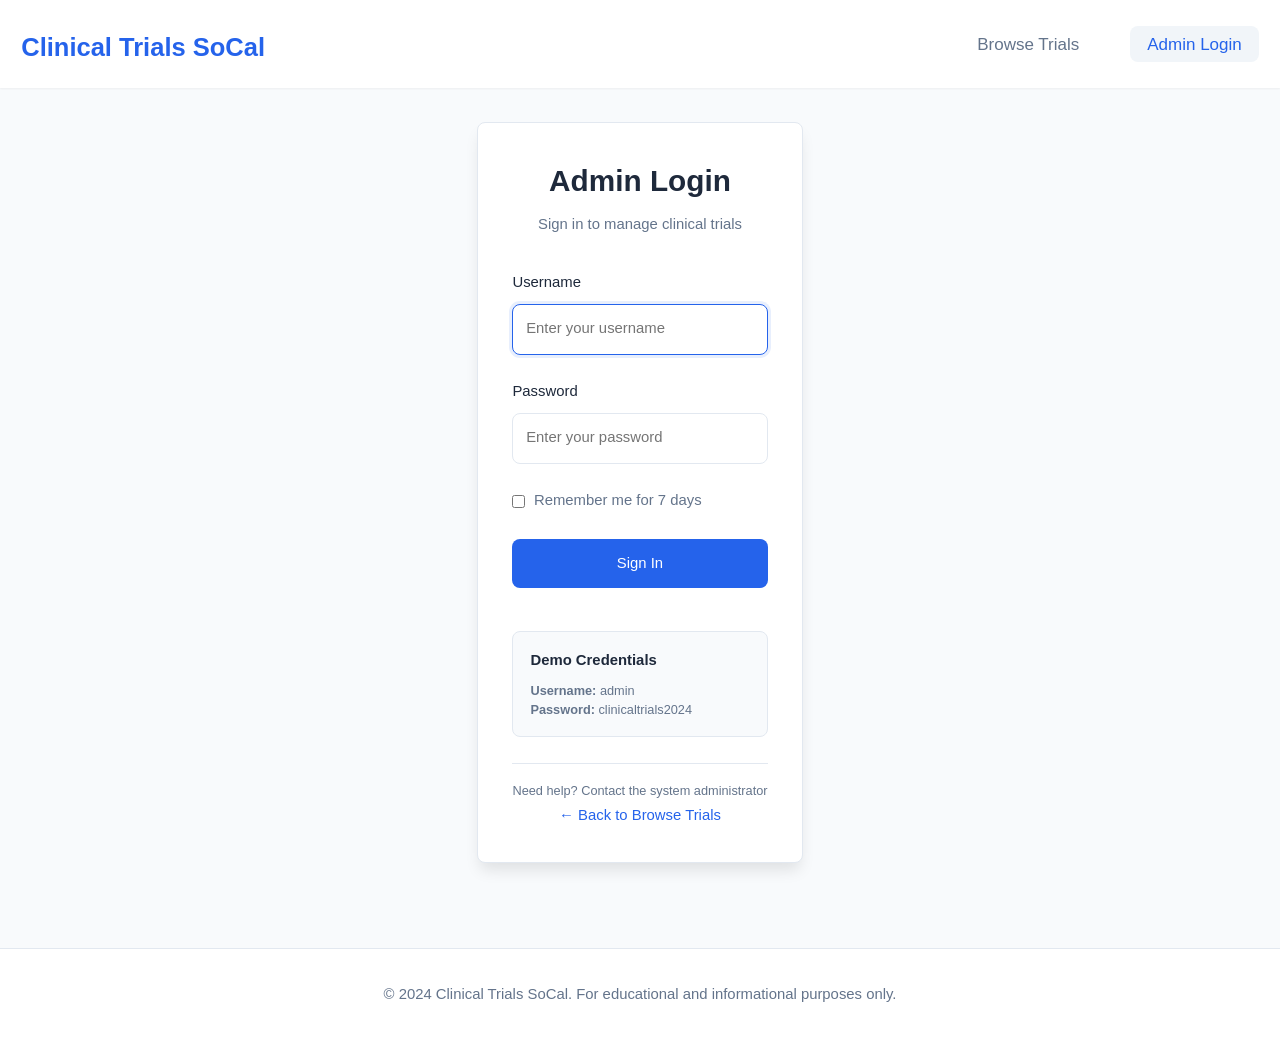
<file: admin-panel.html>
<!DOCTYPE html>
<html lang="en">
<head>
    <meta charset="UTF-8">
    <meta name="viewport" content="width=device-width, initial-scale=1.0">
    <title>Admin Panel - Clinical Trials SoCal</title>
    <meta name="description" content="Clinical trials management dashboard">
    <link rel="stylesheet" href="css/styles.css">
    <link rel="stylesheet" href="css/components.css">
    <link rel="stylesheet" href="css/admin.css">
</head>
<body>
    <header class="header">
        <div class="container">
            <div class="header-content">
                <h1 class="logo">
                    <a href="index.html">Clinical Trials SoCal</a>
                </h1>
                <nav class="nav">
                    <ul class="nav-list">
                        <li><a href="index.html" class="nav-link">Browse Trials</a></li>
                        <li><span class="nav-link" id="adminWelcome" style="color: var(--text-secondary);">Admin Panel</span></li>
                        <li><button id="logoutBtn" class="nav-link" style="background: none; border: none; cursor: pointer; color: var(--error-color);">Logout</button></li>
                    </ul>
                </nav>
            </div>
        </div>
    </header>

    <main class="main">
        <div class="container">
            <!-- Admin Dashboard -->
            <div id="adminDashboard">
                <!-- Dashboard Header -->
                <section class="dashboard-header" style="margin-bottom: 2rem;">
                    <div style="display: flex; justify-content: space-between; align-items: center; margin-bottom: 1.5rem;">
                        <div>
                            <h2 style="font-size: 2rem; font-weight: 700; color: var(--text-primary); margin-bottom: 0.5rem;">Admin Dashboard</h2>
                            <p style="color: var(--text-secondary);">Manage clinical trials and view statistics</p>
                        </div>
                        <div style="display: flex; gap: 1rem; flex-wrap: wrap; justify-content: flex-end;">
                            <button id="addTrialBtn" class="btn btn-primary">
                                <span style="margin-right: 0.5rem;">➕</span> Add New Trial
                            </button>
                            <button id="exportDataBtn" class="btn btn-secondary">
                                <span style="margin-right: 0.5rem;">📥</span> Export JSON
                            </button>
                            <button id="exportCsvBtn" class="btn btn-secondary">
                                <span style="margin-right: 0.5rem;">📄</span> Export CSV
                            </button>
                            <button id="uploadCsvBtn" class="btn btn-secondary">
                                <span style="margin-right: 0.5rem;">📤</span> Upload CSV
                            </button>
                            <input type="file" id="csvUploadInput" accept=".csv,text/csv" style="display: none;">
                        </div>
                    </div>

                    <!-- Statistics Cards -->
                    <div class="stats-grid" style="display: grid; grid-template-columns: repeat(auto-fit, minmax(200px, 1fr)); gap: 1rem;">
                        <div class="stat-card" style="background: var(--card-background); padding: 1.5rem; border-radius: var(--border-radius); box-shadow: var(--shadow-sm); border: 1px solid var(--border-color);">
                            <div style="font-size: 2rem; font-weight: 700; color: var(--primary-color); margin-bottom: 0.5rem;" id="totalTrials">0</div>
                            <div style="color: var(--text-secondary); font-size: 0.875rem;">Total Trials</div>
                        </div>
                        <div class="stat-card" style="background: var(--card-background); padding: 1.5rem; border-radius: var(--border-radius); box-shadow: var(--shadow-sm); border: 1px solid var(--border-color);">
                            <div style="font-size: 2rem; font-weight: 700; color: var(--success-color); margin-bottom: 0.5rem;" id="recruitingTrials">0</div>
                            <div style="color: var(--text-secondary); font-size: 0.875rem;">Recruiting</div>
                        </div>
                        <div class="stat-card" style="background: var(--card-background); padding: 1.5rem; border-radius: var(--border-radius); box-shadow: var(--shadow-sm); border: 1px solid var(--border-color);">
                            <div style="font-size: 2rem; font-weight: 700; color: var(--primary-color); margin-bottom: 0.5rem;" id="activeNotRecruitingTrials">0</div>
                            <div style="color: var(--text-secondary); font-size: 0.875rem;">Active, Not Recruiting</div>
                        </div>
                        <div class="stat-card" style="background: var(--card-background); padding: 1.5rem; border-radius: var(--border-radius); box-shadow: var(--shadow-sm); border: 1px solid var(--border-color);">
                            <div style="font-size: 2rem; font-weight: 700; color: var(--secondary-color); margin-bottom: 0.5rem;" id="completedTrials">0</div>
                            <div style="color: var(--text-secondary); font-size: 0.875rem;">Completed</div>
                        </div>
                    </div>
                </section>

                <!-- Trials Table -->
                <section class="trials-section">
                    <div class="table-header" style="background: var(--card-background); padding: 1rem 1.5rem; border-radius: var(--border-radius) var(--border-radius) 0 0; border: 1px solid var(--border-color); border-bottom: none;">
                        <div style="display: flex; justify-content: space-between; align-items: center;">
                            <h3 style="font-size: 1.25rem; font-weight: 600; color: var(--text-primary);">All Clinical Trials</h3>
                            <div style="display: flex; gap: 1rem; align-items: center;">
                                <input type="text" id="adminSearchInput" placeholder="Search trials..." style="padding: 0.5rem; border: 1px solid var(--border-color); border-radius: var(--border-radius); font-size: 0.875rem; min-width: 200px;">
                                <select id="adminStatusFilter" style="padding: 0.5rem; border: 1px solid var(--border-color); border-radius: var(--border-radius); font-size: 0.875rem;">
                                    <option value="all">All Status</option>
                                    <option value="recruiting">Recruiting</option>
                                    <option value="active_not_recruiting">Active, Not Recruiting</option>
                                    <option value="completed">Completed</option>
                                    <option value="not_specified">Not Specified</option>
                                </select>
                            </div>
                        </div>
                    </div>

                    <div class="table-container" style="background: var(--card-background); border: 1px solid var(--border-color); border-radius: 0 0 var(--border-radius) var(--border-radius); overflow-x: auto;">
                        <table id="trialsTable" class="admin-table" style="width: 100%; border-collapse: collapse;">
                            <thead>
                                <tr style="background: #f8fafc; border-bottom: 1px solid var(--border-color);">
                                    <th style="padding: 1rem; text-align: left; font-weight: 600; color: var(--text-primary); font-size: 0.875rem;">Title</th>
                                    <th style="padding: 1rem; text-align: left; font-weight: 600; color: var(--text-primary); font-size: 0.875rem;">Status</th>
                                    <th style="padding: 1rem; text-align: left; font-weight: 600; color: var(--text-primary); font-size: 0.875rem;">Institution</th>
                                    <th style="padding: 1rem; text-align: left; font-weight: 600; color: var(--text-primary); font-size: 0.875rem;">Last Website Update</th>
                                    <th style="padding: 1rem; text-align: left; font-weight: 600; color: var(--text-primary); font-size: 0.875rem;">Phase</th>
                                    <th style="padding: 1rem; text-align: center; font-weight: 600; color: var(--text-primary); font-size: 0.875rem;">Actions</th>
                                </tr>
                            </thead>
                            <tbody id="trialsTableBody">
                                <!-- Trial rows will be populated here -->
                            </tbody>
                        </table>
                    </div>
                </section>
            </div>

            <!-- Trial Form Modal -->
            <div id="trialModal" class="modal">
                <div class="modal-content" style="max-width: 800px; max-height: 90vh; overflow-y: auto;">
                    <div class="modal-header">
                        <h3 id="modalTitle" class="modal-title">Add New Trial</h3>
                        <button id="closeModal" class="modal-close">&times;</button>
                    </div>
                    
                    <form id="trialForm">
                        <div style="display: grid; grid-template-columns: 1fr 1fr; gap: 1rem;">
                            <!-- Left Column -->
                            <div>
                                <div class="form-group">
                                    <label for="trialTitle" class="form-label">Trial Title</label>
                                    <input type="text" id="trialTitle" name="title" class="form-input">
                                </div>

                                <div class="form-group">
                                    <label for="trialNctId" class="form-label">NCTID</label>
                                    <input type="text" id="trialNctId" name="nctId" class="form-input" placeholder="NCT01234567">
                                </div>

                                <div class="form-group">
                                    <label for="trialStatus" class="form-label">Status</label>
                                    <select id="trialStatus" name="status" class="form-select">
                                        <option value="">Not specified</option>
                                        <option value="recruiting">Recruiting</option>
                                        <option value="active_not_recruiting">Active, Not Recruiting</option>
                                        <option value="completed">Completed</option>
                                    </select>
                                </div>

                                <div class="form-group">
                                    <label for="trialHospital" class="form-label">Hospital</label>
                                    <input type="text" id="trialHospital" name="hospital" class="form-input">
                                </div>

                                <div class="form-group">
                                    <label for="trialInstituteId" class="form-label">Institute ID</label>
                                    <input type="text" id="trialInstituteId" name="instituteId" class="form-input">
                                </div>

                                <div class="form-group">
                                    <label for="trialPiName" class="form-label">PI Name</label>
                                    <input type="text" id="trialPiName" name="piName" class="form-input">
                                </div>
                            </div>

                            <!-- Right Column -->
                            <div>
                                <div class="form-group">
                                    <label for="trialContactEmail" class="form-label">Contact Email</label>
                                    <input type="email" id="trialContactEmail" name="contactEmail" class="form-input">
                                </div>

                                <div class="form-group">
                                    <label for="trialStartDate" class="form-label">Start Date</label>
                                    <input type="date" id="trialStartDate" name="startDate" class="form-input">
                                </div>

                                <div class="form-group">
                                    <label for="trialLastWebsiteUpdate" class="form-label">Last Website Update</label>
                                    <input type="date" id="trialLastWebsiteUpdate" name="lastWebsiteUpdate" class="form-input">
                                </div>

                                <div class="form-group">
                                    <label for="trialStudyType" class="form-label">Study Type</label>
                                    <select id="trialStudyType" name="studyType" class="form-select">
                                        <option value="">Not specified</option>
                                        <option value="Interventional">Interventional</option>
                                        <option value="Observational">Observational</option>
                                        <option value="Expanded Access">Expanded Access</option>
                                    </select>
                                </div>

                                <div class="form-group">
                                    <label for="trialPhase" class="form-label">Phase</label>
                                    <select id="trialPhase" name="phase" class="form-select">
                                        <option value="">Select Phase</option>
                                        <option value="Phase I">Phase I</option>
                                        <option value="Phase I/II">Phase I/II</option>
                                        <option value="Phase II">Phase II</option>
                                        <option value="Phase III">Phase III</option>
                                        <option value="Phase IV">Phase IV</option>
                                        <option value="N/A">N/A</option>
                                    </select>
                                </div>

                                <div class="form-group">
                                    <label for="trialCancerType" class="form-label">Cancer Type</label>
                                    <select id="trialCancerType" name="cancerType" class="form-select">
                                        <option value="">Not specified</option>
                                        <option value="Prostate">Prostate</option>
                                        <option value="Kidney">Kidney</option>
                                        <option value="Bladder">Bladder</option>
                                        <option value="Testicular">Testicular</option>
                                        <option value="Others">Others</option>
                                    </select>
                                </div>

                                <div class="form-group">
                                    <label for="trialSponsor" class="form-label">Sponsor</label>
                                    <input type="text" id="trialSponsor" name="sponsor" class="form-input">
                                </div>
                            </div>
                        </div>

                        <!-- Full-width fields -->
                        <div class="form-group">
                            <label for="trialDescription" class="form-label">Description</label>
                            <textarea id="trialDescription" name="description" class="form-textarea" rows="4"></textarea>
                        </div>

                        <div class="form-group">
                            <label for="trialPrimaryObjective" class="form-label">Primary Objective</label>
                            <textarea id="trialPrimaryObjective" name="primaryObjective" class="form-textarea" rows="2"></textarea>
                        </div>

                        <div class="form-group">
                            <label for="trialSecondaryObjectives" class="form-label">Secondary Objectives</label>
                            <textarea id="trialSecondaryObjectives" name="secondaryObjectives" class="form-textarea" rows="3" placeholder="Enter each objective on a new line"></textarea>
                            <div class="form-help">Enter each secondary objective on a new line</div>
                        </div>

                        <div class="form-group">
                            <label for="trialEligibilityCriteria" class="form-label">Eligibility Criteria</label>
                            <textarea id="trialEligibilityCriteria" name="eligibilityCriteria" class="form-textarea" rows="4" placeholder="Enter each criterion on a new line"></textarea>
                            <div class="form-help">Enter each eligibility criterion on a new line</div>
                        </div>

                        <div style="display: flex; gap: 1rem; justify-content: space-between; align-items: center; padding-top: 1rem; border-top: 1px solid var(--border-color); flex-wrap: wrap;">
                            <div>
                                <button type="button" id="discardDraftBtn" class="btn btn-secondary">Discard Draft</button>
                                <div id="draftStatusText" style="margin-top: 0.5rem; font-size: 0.75rem; color: var(--text-secondary);"></div>
                            </div>
                            <div style="display: flex; gap: 1rem;">
                            <button type="button" id="cancelBtn" class="btn btn-secondary">Cancel</button>
                            <button type="submit" id="saveTrialBtn" class="btn btn-primary">
                                <span id="saveTrialBtnText">Save Trial</span>
                                <div id="saveTrialSpinner" style="display: none;">
                                    <div class="spinner" style="width: 16px; height: 16px; margin: 0 auto;"></div>
                                </div>
                            </button>
                            </div>
                        </div>
                    </form>
                </div>
            </div>

            <!-- Delete Confirmation Modal -->
            <div id="deleteModal" class="modal">
                <div class="modal-content" style="max-width: 400px;">
                    <div class="modal-header">
                        <h3 class="modal-title">Confirm Delete</h3>
                        <button id="closeDeleteModal" class="modal-close">&times;</button>
                    </div>
                    
                    <div style="padding: 1rem 0;">
                        <p style="margin-bottom: 1rem;">Are you sure you want to delete this trial?</p>
                        <p id="deleteTrialTitle" style="font-weight: 600; color: var(--text-primary); margin-bottom: 1rem;"></p>
                        <p style="color: var(--error-color); font-size: 0.875rem;">This action cannot be undone.</p>
                    </div>
                    
                    <div style="display: flex; gap: 1rem; justify-content: flex-end; padding-top: 1rem; border-top: 1px solid var(--border-color);">
                        <button id="cancelDeleteBtn" class="btn btn-secondary">Cancel</button>
                        <button id="confirmDeleteBtn" class="btn btn-danger">Delete Trial</button>
                    </div>
                </div>
            </div>
        </div>
    </main>

    <footer class="footer">
        <div class="container">
            <div class="footer-content">
                <p class="footer-text">
                    &copy; 2024 Clinical Trials SoCal - Admin Panel
                </p>
            </div>
        </div>
    </footer>

    <script src="js/utils.js"></script>
    <script src="js/trial-manager.js"></script>
    <script src="js/admin.js"></script>
</body>
</html>
</file>
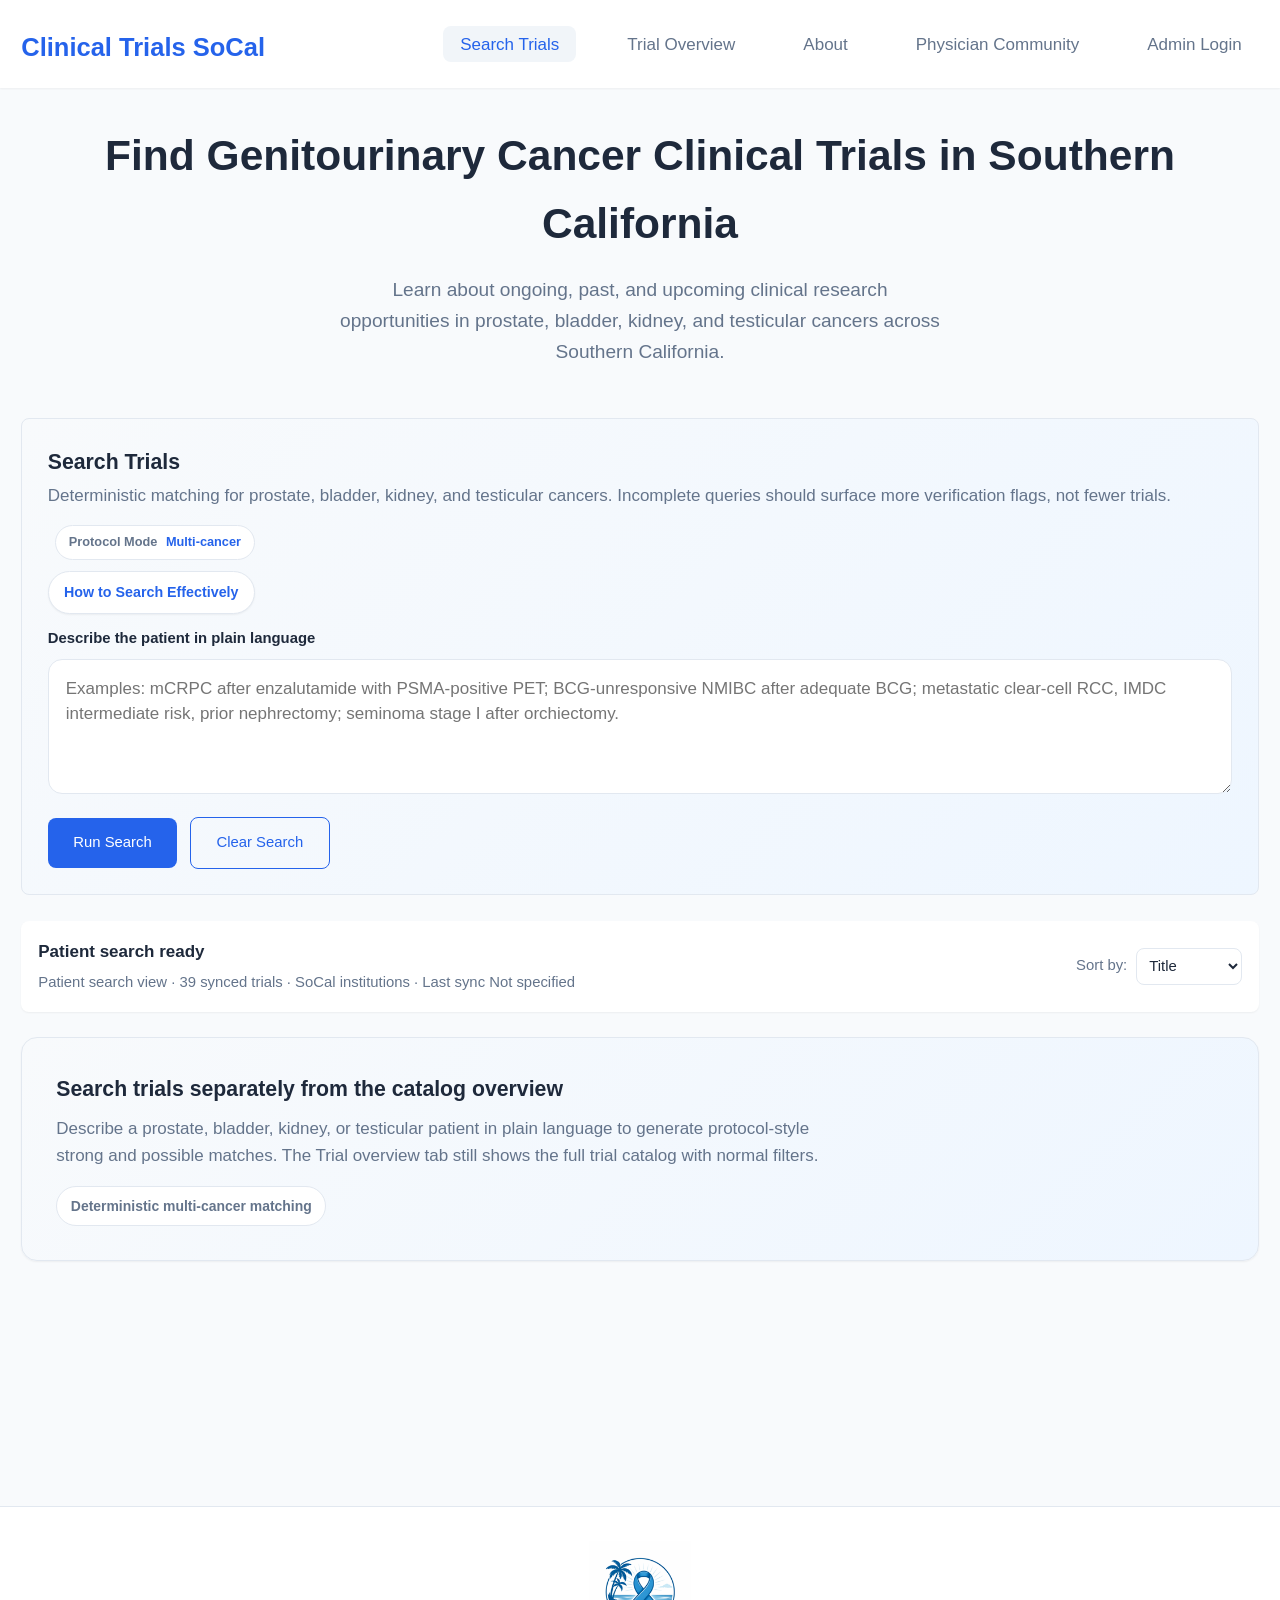
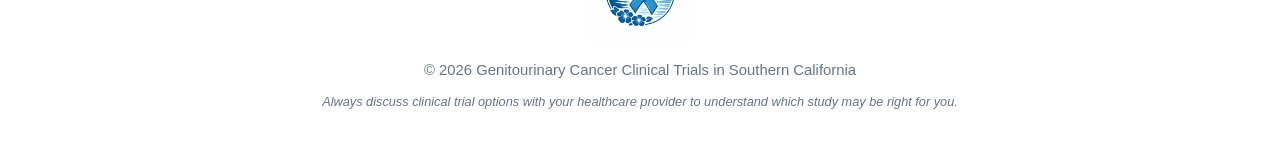
<file: index-php.html>
<!DOCTYPE html>
<html lang="en">
<head>
    <meta charset="UTF-8">
    <meta name="viewport" content="width=device-width, initial-scale=1.0">
    <title>Clinical Trials - Southern California</title>
    <meta name="description" content="Find and explore clinical trials in Southern California hospitals">
    <link rel="stylesheet" href="css/styles.css">
    <link rel="stylesheet" href="css/components.css">
    <link rel="icon" type="image/x-icon" href="assets/favicon/favicon.ico">
    <link rel="icon" type="image/png" sizes="32x32" href="assets/favicon/favicon-32x32.png">
    <link rel="apple-touch-icon" sizes="180x180" href="assets/favicon/apple-touch-icon.png">
</head>
<body>
    <header class="header">
        <div class="container">
            <div class="header-content">
                <h1 class="logo">
                    <a href="index-php.html">
                        Clinical Trials SoCal
                    </a>
                </h1>
                <nav class="nav">
                    <ul class="nav-list">
                        <li><a href="index-php.html" class="nav-link active" data-app-view-target="patient-search">Search Trials</a></li>
                        <li><a href="index-php.html?view=browse" class="nav-link" data-app-view-target="browse">Trial Overview</a></li>
                        <li><a href="about-php.html" class="nav-link">About</a></li>
                        <li><a href="physician-community-php.html" class="nav-link">Physician Community</a></li>
                        <li><a href="admin-login-php.html" class="nav-link">Admin Login</a></li>
                    </ul>
                </nav>
            </div>
        </div>
    </header>

    <main class="main">
        <div class="container">
            <section class="hero">
                <div class="hero-content">
                    <h2 class="hero-title">Find Genitourinary Cancer Clinical Trials in Southern California</h2>
                    <p class="hero-description">
                        Learn about ongoing, past, and upcoming clinical research opportunities in
                        prostate, bladder, kidney, and testicular cancers across Southern California.
                    </p>
                </div>
            </section>

            <section id="patientSearchPanel" class="patient-search-panel" style="background: linear-gradient(135deg, #f8fafc 0%, #eef6ff 100%); border: 1px solid var(--border-color); border-radius: var(--border-radius); padding: 1.5rem; margin-bottom: 1.5rem;" hidden>
                <div style="display: flex; justify-content: space-between; gap: 1rem; align-items: flex-start; flex-wrap: wrap; margin-bottom: 0.75rem;">
                    <div>
                        <h3 style="margin: 0 0 0.25rem; font-size: 1.25rem;">Search Trials</h3>
                        <p style="margin: 0; color: var(--text-secondary); line-height: 1.5;">Deterministic matching for prostate, bladder, kidney, and testicular cancers. Incomplete queries should surface more verification flags, not fewer trials.</p>
                    </div>
                    <div style="display: flex; flex-direction: column; gap: 0.65rem; align-items: flex-end;">
                        <div style="display: inline-flex; align-items: center; gap: 0.5rem; padding: 0.35rem 0.75rem; background: #ffffff; border: 1px solid var(--border-color); border-radius: 999px; font-size: 0.75rem; font-weight: 600; color: var(--text-secondary);">
                            <span>Protocol Mode</span>
                            <span style="color: var(--primary-color);">Multi-cancer</span>
                        </div>
                        <a href="search-guide-php.html" style="display: inline-flex; align-items: center; gap: 0.45rem; padding: 0.55rem 0.9rem; border-radius: 999px; background: #ffffff; border: 1px solid var(--border-color); color: var(--primary-color); text-decoration: none; font-size: 0.84rem; font-weight: 700; box-shadow: var(--shadow-sm);">
                            <span>How to Search Effectively</span>
                        </a>
                    </div>
                </div>

                <label for="patientQueryInput" style="display: block; font-size: 0.875rem; font-weight: 600; margin-bottom: 0.5rem; color: var(--text-primary);">Describe the patient in plain language</label>
                <textarea id="patientQueryInput" rows="4" style="width: 100%; resize: vertical; border: 1px solid var(--border-color); border-radius: 14px; padding: 0.9rem 1rem; font: inherit; line-height: 1.5; background: #ffffff;" placeholder="Examples: mCRPC after enzalutamide with PSMA-positive PET; BCG-unresponsive NMIBC after adequate BCG; metastatic clear-cell RCC, IMDC intermediate risk, prior nephrectomy; seminoma stage I after orchiectomy."></textarea>

                <div style="display: flex; gap: 0.75rem; flex-wrap: wrap; align-items: center; margin-top: 0.9rem;">
                    <button id="runPatientSearch" class="btn btn-primary" type="button">Run Search</button>
                    <button id="clearPatientSearch" class="btn btn-outline" type="button">Clear Search</button>
                    <div id="patientSearchStatus" style="color: var(--text-secondary); font-size: 0.875rem;"></div>
                </div>

                <div id="patientQueryChips" style="display: none; flex-wrap: wrap; gap: 0.5rem; margin-top: 1rem;"></div>
            </section>

            <section id="browseSearchSection" class="search-section">
                <div class="search-container">
                    <div class="search-bar">
                        <input 
                            type="text" 
                            id="searchInput" 
                            class="search-input" 
                            placeholder="Search trials by title, condition, or location..."
                            autocomplete="off"
                        >
                        <button id="searchBtn" class="search-btn">
                            <span class="search-icon">🔍</span>
                        </button>
                    </div>
                </div>
            </section>

            <section class="content">
                <div class="content-layout">
                    <aside class="filters-sidebar">
                        <div class="filters-container">
                            <h3 class="filters-title">Filter Trials</h3>
                            
                            <div class="filter-group">
                                <h4 class="filter-label">Status</h4>
                                <div class="filter-options">
                                    <label class="filter-option">
                                        <input type="radio" name="status" value="all" checked>
                                        <span class="filter-text">All Trials</span>
                                    </label>
                                    <label class="filter-option">
                                        <input type="radio" name="status" value="recruiting">
                                        <span class="filter-text">Recruiting</span>
                                    </label>
                                    <label class="filter-option">
                                        <input type="radio" name="status" value="active_not_recruiting">
                                        <span class="filter-text">Active, Not Recruiting</span>
                                    </label>
                                    <label class="filter-option">
                                        <input type="radio" name="status" value="completed">
                                        <span class="filter-text">Completed</span>
                                    </label>
                                </div>
                            </div>

                            <div class="filter-group">
                                <h4 class="filter-label">Location</h4>
                                <select id="locationFilter" class="filter-select filter-multi-select" multiple size="6">
                                </select>
                                <p class="filter-help">Use Cmd/Ctrl to select multiple locations.</p>
                            </div>

                            <div class="filter-group">
                                <h4 class="filter-label">Phase</h4>
                                <select id="phaseFilter" class="filter-select">
                                    <option value="all">All Phases</option>
                                    <option value="Phase I">Phase I</option>
                                    <option value="Phase II">Phase II</option>
                                    <option value="Phase III">Phase III</option>
                                    <option value="Phase IV">Phase IV</option>
                                </select>
                            </div>

                            <div class="filter-group">
                                <h4 class="filter-label">Cancer Type</h4>
                                <select id="cancerTypeFilter" class="filter-select">
                                    <option value="all">All Cancer Types</option>
                                    <option value="Prostate">Prostate</option>
                                    <option value="Kidney">Kidney</option>
                                    <option value="Bladder">Bladder</option>
                                    <option value="Testicular">Testicular</option>
                                    <option value="Adrenal">Adrenal</option>
                                    <option value="Others">Others</option>
                                </select>
                            </div>

                            <button id="clearFilters" class="clear-filters-btn">
                                Clear All Filters
                            </button>
                        </div>
                    </aside>

                    <div class="main-content">
                        <div class="results-header">
                            <div class="results-info">
                                <span id="resultsCount" class="results-count">Loading trials...</span>
                                <div id="catalogMeta" style="margin-top: 0.35rem; color: var(--text-secondary); font-size: 0.875rem;"></div>
                            </div>
                            <div class="sort-controls">
                                <label for="sortBy" class="sort-label">Sort by:</label>
                                <select id="sortBy" class="sort-select">
                                    <option value="title">Title</option>
                                    <option value="status">Status</option>
                                    <option value="startDate">Start Date</option>
                                    <option value="location">Location</option>
                                </select>
                            </div>
                        </div>

                        <div id="trialsContainer" class="trials-grid">
                            <div class="loading-spinner">
                                <div class="spinner"></div>
                                <p>Loading clinical trials...</p>
                            </div>
                        </div>

                        <div id="noResults" class="no-results" style="display: none;">
                            <div class="no-results-content">
                                <h3>No trials found</h3>
                                <p>Try adjusting your search criteria or filters to find more results.</p>
                                <button id="resetSearch" class="reset-btn">Reset Search</button>
                            </div>
                        </div>
                    </div>
                </div>
            </section>
        </div>
    </main>

    <footer class="footer">
        <div class="container">
            <div class="footer-content">
                <img src="assets/favicon/apple-touch-icon.png" alt="" class="footer-icon" aria-hidden="true">
                <p class="footer-text">
                    &copy; 2026 Genitourinary Cancer Clinical Trials in Southern California
                </p>
                <p class="footer-disclaimer">
                    Always discuss clinical trial options with your healthcare provider to understand which study may be right for you.
                </p>
            </div>
        </div>
    </footer>

    <!-- PHP Version Scripts -->
    <script src="js/utils.js?v=20260421-utils-fix"></script>
    <script src="js/trial-manager-php.js?v=20260421-utils-fix"></script>
    <script src="js/search-filter.js?v=20260421-utils-fix"></script>
    <script src="js/patient-query-parser.js?v=20260421-utils-fix"></script>
    <script src="js/patient-trial-matcher.js?v=20260421-utils-fix"></script>
    <script src="js/main-php.js?v=20260421-utils-fix"></script>
</body>
</html>
</file>
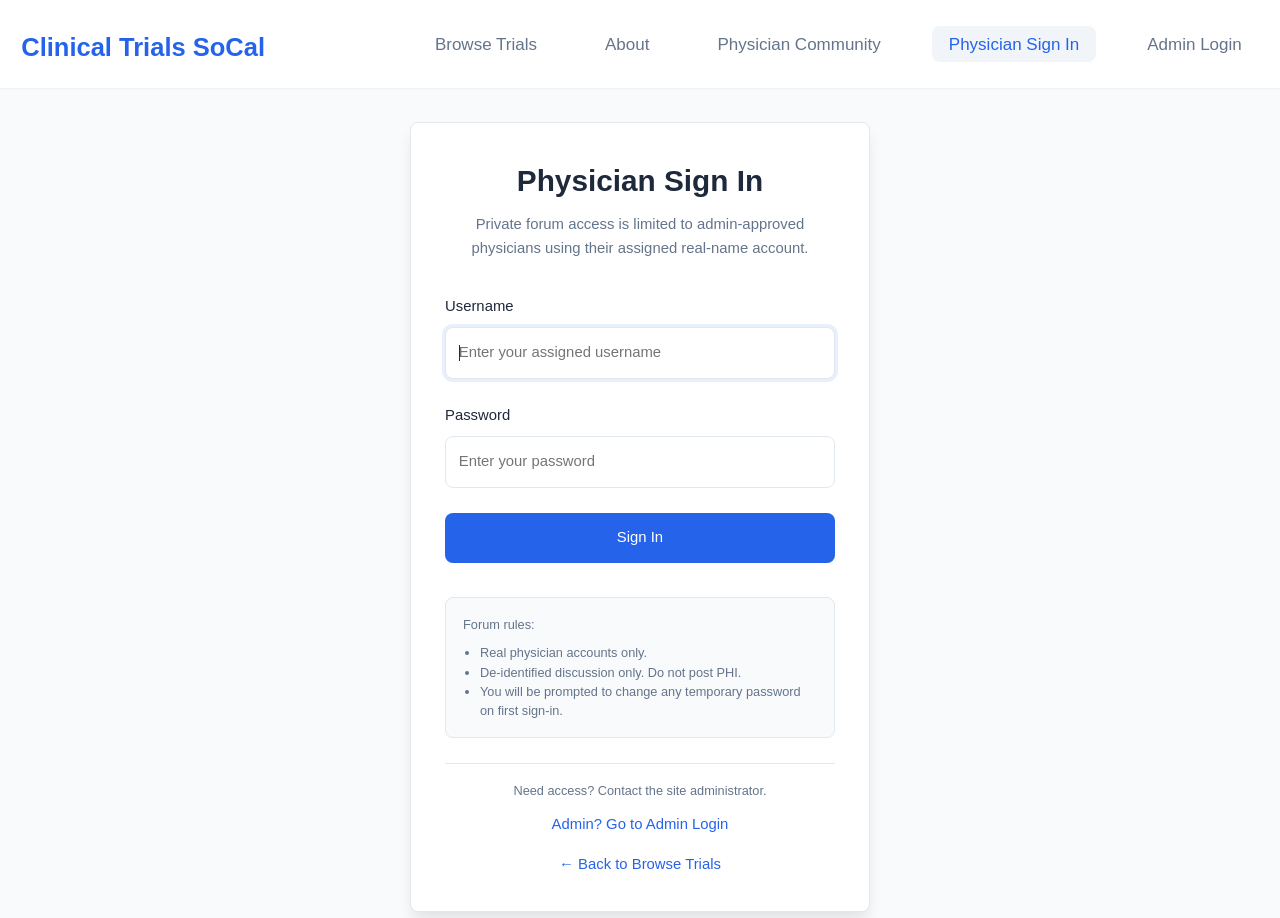
<file: physician-community-php.html>
<!DOCTYPE html>
<html lang="en">
<head>
    <meta charset="UTF-8">
    <meta name="viewport" content="width=device-width, initial-scale=1.0">
    <title>Physician Community - Clinical Trials SoCal</title>
    <meta name="description" content="Private physician discussion forum for disease-group and trial-specific collaboration">
    <link rel="stylesheet" href="css/styles.css">
    <link rel="stylesheet" href="css/components.css">
    <link rel="icon" type="image/x-icon" href="assets/favicon/favicon.ico">
    <link rel="icon" type="image/png" sizes="32x32" href="assets/favicon/favicon-32x32.png">
    <link rel="apple-touch-icon" sizes="180x180" href="assets/favicon/apple-touch-icon.png">
</head>
<body>
    <header class="header">
        <div class="container">
            <div class="header-content">
                <h1 class="logo">
                    <a href="index-php.html">Clinical Trials SoCal</a>
                </h1>
                <nav class="nav">
                    <ul class="nav-list">
                        <li><a href="index-php.html" class="nav-link">Browse Trials</a></li>
                        <li><a href="about-php.html" class="nav-link">About</a></li>
                        <li><a href="physician-community-php.html" class="nav-link active">Physician Community</a></li>
                        <li><a href="admin-login-php.html" class="nav-link">Admin Login</a></li>
                    </ul>
                </nav>
            </div>
        </div>
    </header>

    <main class="main">
        <div class="container">
            <section class="community-hero">
                <div class="community-hero-content">
                    <p id="communityIdentity" class="community-identity">Authenticating physician access...</p>
                    <h2 class="hero-title">Physician Community</h2>
                    <p class="hero-description">
                        Private, real-name physician discussion organized by disease group and trial. All content must remain de-identified.
                    </p>
                </div>
                <div class="community-disclaimer" style="display: flex; flex-direction: column; gap: 0.75rem;">
                    <div>
                        <p class="community-disclaimer-title">Forum Rules</p>
                        <p class="community-disclaimer-text">
                            No PHI or identifying patient information. Threads and replies are visible only to approved physician accounts.
                        </p>
                    </div>
                    <div style="display: flex; gap: 0.75rem; flex-wrap: wrap;">
                        <button id="communityChangePasswordBtn" type="button" class="btn btn-secondary">Change Password</button>
                        <button id="communityLogoutBtn" type="button" class="btn btn-secondary">Logout</button>
                    </div>
                </div>
            </section>

            <section class="community-layout">
                <section class="community-step community-panel">
                    <div class="community-step-header">
                        <span class="community-step-index">Step 1</span>
                        <h3 class="community-panel-title">Select Disease Group</h3>
                    </div>
                    <p class="community-panel-subtitle">Choose a GU disease group to unlock the related trials and discussion threads.</p>
                    <p id="communitySelectedGroupLabel" class="community-step-selection">No disease group selected.</p>
                    <div id="communityGroupList" class="community-group-list">
                        <div class="community-state-info">Loading physician discussion groups...</div>
                    </div>
                </section>

                <section class="community-step community-panel">
                    <div class="community-step-header">
                        <span class="community-step-index">Step 2</span>
                        <h3 class="community-panel-title">Select Trial</h3>
                    </div>
                    <p class="community-panel-subtitle">Choose a trial within the selected disease group to load live discussion threads.</p>
                    <p id="communitySelectedTrialLabel" class="community-step-selection">No trial selected.</p>
                    <div id="communityTrialSelectorList" class="community-trial-selector-list">
                        <div class="community-state-info">Select a disease group to load trial options.</div>
                    </div>
                </section>

                <section class="community-step community-panel community-feed">
                    <div class="community-step-header">
                        <span class="community-step-index">Step 3</span>
                        <h3 class="community-panel-title">Case Discussions</h3>
                    </div>
                    <span id="communityFeedMeta" class="community-feed-meta">Select a trial to view the physician discussion forum.</span>

                    <div class="community-feed-toolbar">
                        <label class="community-toolbar-control" for="communitySortFilter">
                            <span>Sort</span>
                            <select id="communitySortFilter" class="community-toolbar-select" aria-label="Sort discussion threads">
                                <option value="recent">Recent</option>
                                <option value="most_discussed">Most Discussed</option>
                            </select>
                        </label>
                        <button id="communityRefreshThreadsBtn" type="button" class="community-toolbar-btn">Refresh</button>
                    </div>

                    <div id="communityApiNotice" class="community-state-warning" hidden></div>
                    <div id="communityEmptyState" class="community-state-info" hidden>No discussion threads are available for this trial yet.</div>
                    <div id="communityThreadList" class="community-thread-list">
                        <div class="community-state-info">Select a trial to load live discussion threads.</div>
                    </div>

                    <section class="community-composer" aria-labelledby="communityComposerTitle">
                        <h4 id="communityComposerTitle" class="community-composer-title">Start a New Discussion</h4>
                        <div class="form-group">
                            <label for="communityComposerTitleInput" class="form-label">Thread Title</label>
                            <input id="communityComposerTitleInput" class="form-input" type="text" placeholder="Summarize the case or referral question">
                        </div>
                        <div class="form-group">
                            <label for="communityComposerInput" class="form-label">Thread Body</label>
                            <textarea id="communityComposerInput" class="community-composer-input" rows="4" placeholder="Post only de-identified clinical discussion."></textarea>
                        </div>
                        <button id="communityCreateThreadBtn" type="button" class="btn btn-secondary community-composer-btn">Post Thread</button>
                        <p class="community-composer-help">
                            All discussion is physician-only. You may edit only your own threads and replies unless a thread is locked by the administrator.
                        </p>
                    </section>
                </section>

                <aside class="community-step community-panel community-trials-panel">
                    <h3 class="community-panel-title">Selected Trial Context</h3>
                    <p class="community-panel-subtitle">Context card for the selected trial. Use this to anchor the discussion to the correct study.</p>
                    <div id="communityTrialList" class="community-trial-grid">
                        <div class="community-state-info">Select a trial to view contextual trial details.</div>
                    </div>

                    <div class="community-reference-card">
                        <h4>Posting Reminders</h4>
                        <ul class="community-reference-list">
                            <li>Use de-identified clinical summaries only.</li>
                            <li>Do not include patient names, dates of birth, MRNs, or exact visit dates.</li>
                            <li>Keep each thread tied to the correct trial and disease group.</li>
                            <li>Escalate urgent operational issues outside the forum.</li>
                        </ul>
                    </div>
                </aside>
            </section>
        </div>
    </main>

    <div id="communityPasswordModal" class="modal">
        <div class="modal-content" style="max-width: 520px;">
            <div class="modal-header">
                <h3 id="communityPasswordModalTitle" class="modal-title">Change Password</h3>
                <button id="communityClosePasswordModal" class="modal-close" type="button">&times;</button>
            </div>
            <form id="communityPasswordForm">
                <div style="padding: 1rem 0;">
                    <div class="form-group">
                        <label for="communityCurrentPassword" class="form-label">Current Password</label>
                        <input type="password" id="communityCurrentPassword" class="form-input" required autocomplete="current-password">
                    </div>
                    <div class="form-group">
                        <label for="communityNewPassword" class="form-label">New Password</label>
                        <input type="password" id="communityNewPassword" class="form-input" required autocomplete="new-password">
                        <div class="form-help" style="margin-top: 0.5rem; font-size: 0.75rem; color: var(--text-secondary);">
                            Password must be at least 12 characters with uppercase, lowercase, number, and symbol.
                        </div>
                    </div>
                    <div class="form-group">
                        <label for="communityConfirmPassword" class="form-label">Confirm New Password</label>
                        <input type="password" id="communityConfirmPassword" class="form-input" required autocomplete="new-password">
                    </div>
                    <div id="communityPasswordGateNotice" style="display: none; background: #fef3cd; border: 1px solid #f59e0b; border-radius: var(--border-radius); padding: 1rem; color: #92400e; font-size: 0.875rem;">
                        Your administrator assigned a temporary password. You must change it before viewing forum content.
                    </div>
                </div>
                <div style="display: flex; gap: 1rem; justify-content: flex-end; padding-top: 1rem; border-top: 1px solid var(--border-color);">
                    <button type="button" id="communityCancelPasswordBtn" class="btn btn-secondary">Cancel</button>
                    <button type="submit" id="communitySavePasswordBtn" class="btn btn-primary">
                        <span id="communitySavePasswordBtnText">Update Password</span>
                        <div id="communitySavePasswordSpinner" style="display: none;">
                            <div class="spinner" style="width: 16px; height: 16px; margin: 0 auto;"></div>
                        </div>
                    </button>
                </div>
            </form>
        </div>
    </div>

    <footer class="footer">
        <div class="container">
            <div class="footer-content">
                <img src="assets/favicon/apple-touch-icon.png" alt="" class="footer-icon" aria-hidden="true">
                <p class="footer-text">&copy; 2026 Genitourinary Cancer Clinical Trials in Southern California</p>
                <p class="footer-disclaimer">
                    Always discuss clinical trial options with your healthcare provider to understand which study may be right for you.
                </p>
            </div>
        </div>
    </footer>

    <script src="js/utils.js"></script>
    <script src="js/community-prototype-php.js"></script>
</body>
</html>
</file>
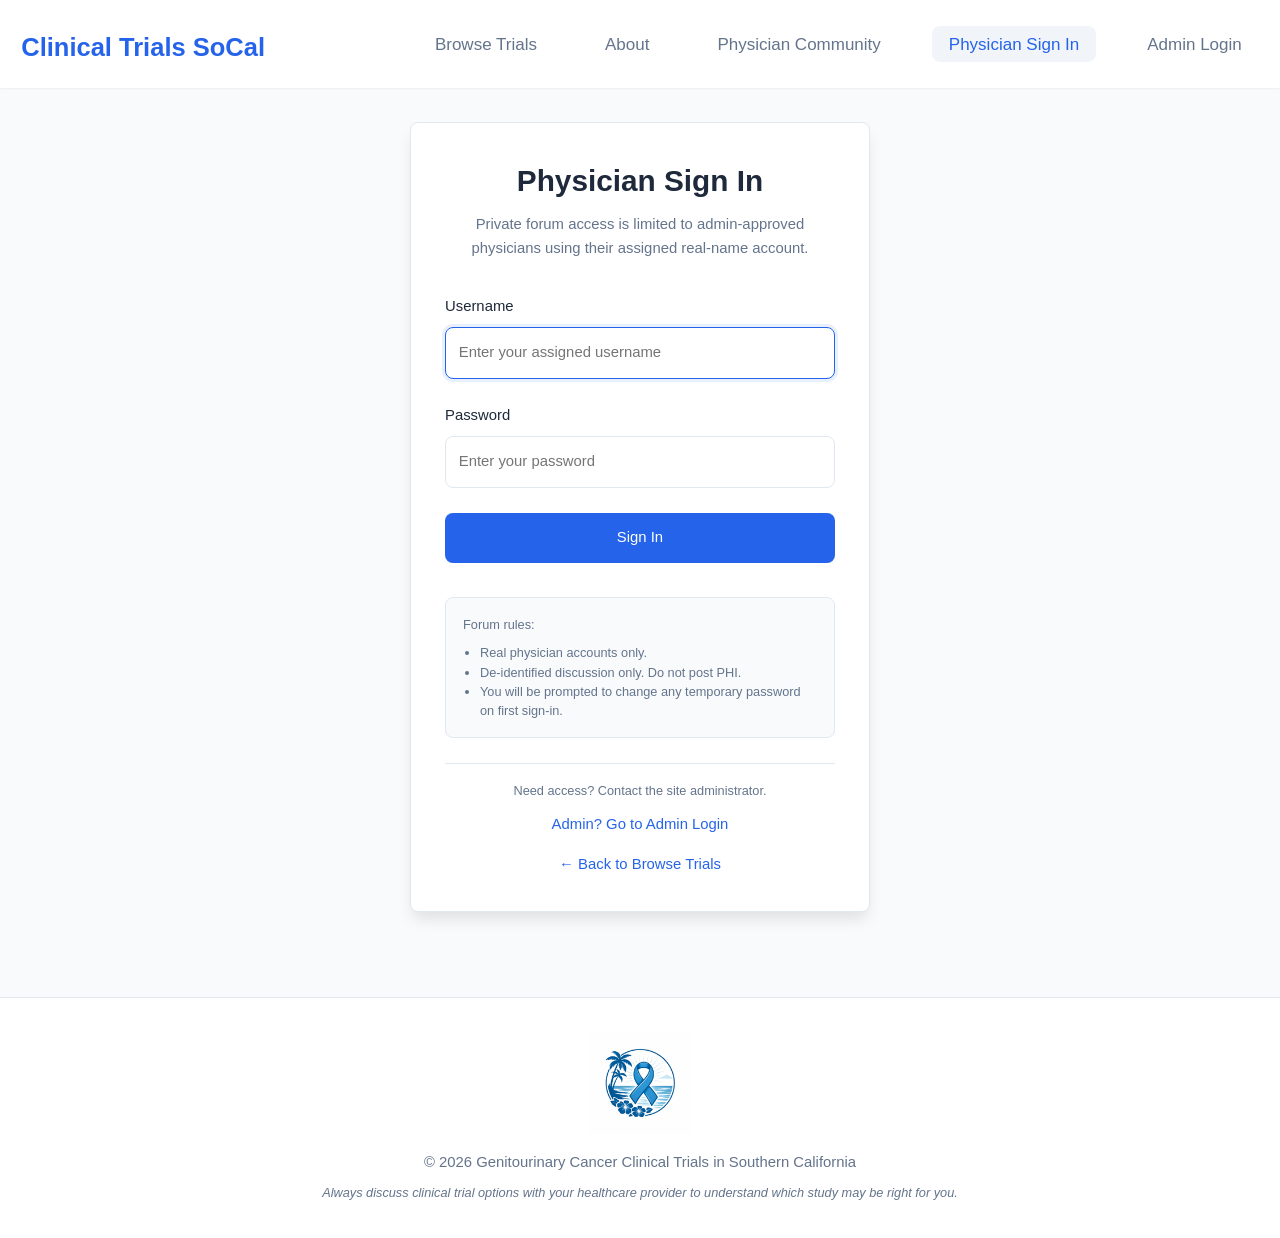
<file: physician-login-php.html>
<!DOCTYPE html>
<html lang="en">
<head>
    <meta charset="UTF-8">
    <meta name="viewport" content="width=device-width, initial-scale=1.0">
    <title>Physician Sign In - Clinical Trials SoCal</title>
    <meta name="description" content="Physician sign in for private discussion forum access">
    <link rel="stylesheet" href="css/styles.css">
    <link rel="stylesheet" href="css/components.css">
    <link rel="icon" type="image/x-icon" href="assets/favicon/favicon.ico">
    <link rel="icon" type="image/png" sizes="32x32" href="assets/favicon/favicon-32x32.png">
    <link rel="apple-touch-icon" sizes="180x180" href="assets/favicon/apple-touch-icon.png">
</head>
<body>
    <header class="header">
        <div class="container">
            <div class="header-content">
                <h1 class="logo">
                    <a href="index-php.html">Clinical Trials SoCal</a>
                </h1>
                <nav class="nav">
                    <ul class="nav-list">
                        <li><a href="index-php.html" class="nav-link">Browse Trials</a></li>
                        <li><a href="about-php.html" class="nav-link">About</a></li>
                        <li><a href="physician-community-php.html" class="nav-link">Physician Community</a></li>
                        <li><a href="physician-login-php.html" class="nav-link active">Physician Sign In</a></li>
                        <li><a href="admin-login-php.html" class="nav-link">Admin Login</a></li>
                    </ul>
                </nav>
            </div>
        </div>
    </header>

    <main class="main" style="display: flex; align-items: center; justify-content: center; min-height: 70vh;">
        <div class="container">
            <div style="max-width: 460px; margin: 0 auto;">
                <div class="login-card" style="background: var(--card-background); border-radius: var(--border-radius); padding: 2rem; box-shadow: var(--shadow-lg); border: 1px solid var(--border-color);">
                    <div style="text-align: center; margin-bottom: 2rem;">
                        <h2 style="font-size: 1.75rem; font-weight: 700; color: var(--text-primary); margin-bottom: 0.5rem;">Physician Sign In</h2>
                        <p style="color: var(--text-secondary); font-size: 0.875rem;">Private forum access is limited to admin-approved physicians using their assigned real-name account.</p>
                    </div>

                    <div id="loginError" class="alert alert-error" style="display: none; margin-bottom: 1.5rem;">
                        <span id="loginErrorMessage">Invalid credentials.</span>
                    </div>

                    <div id="loginSuccess" class="alert alert-success" style="display: none; margin-bottom: 1.5rem;">
                        <span>Sign-in successful. Redirecting to the physician forum...</span>
                    </div>

                    <form id="physicianLoginForm">
                        <div class="form-group">
                            <label for="username" class="form-label">Username</label>
                            <input type="text" id="username" name="username" class="form-input" required autocomplete="username" placeholder="Enter your assigned username">
                        </div>

                        <div class="form-group">
                            <label for="password" class="form-label">Password</label>
                            <input type="password" id="password" name="password" class="form-input" required autocomplete="current-password" placeholder="Enter your password">
                        </div>

                        <button type="submit" id="loginBtn" class="btn btn-primary" style="width: 100%; margin-bottom: 1rem;">
                            <span id="loginBtnText">Sign In</span>
                            <div id="loginSpinner" style="display: none;">
                                <div class="spinner" style="width: 16px; height: 16px; margin: 0 auto;"></div>
                            </div>
                        </button>
                    </form>

                    <div style="background: #f8fafc; border: 1px solid var(--border-color); border-radius: var(--border-radius); padding: 1rem; margin-top: 1rem;">
                        <p style="margin: 0 0 0.5rem; font-size: 0.75rem; color: var(--text-secondary);">Forum rules:</p>
                        <ul style="margin: 0; padding-left: 1rem; font-size: 0.75rem; color: var(--text-secondary); line-height: 1.5;">
                            <li>Real physician accounts only.</li>
                            <li>De-identified discussion only. Do not post PHI.</li>
                            <li>You will be prompted to change any temporary password on first sign-in.</li>
                        </ul>
                    </div>

                    <div style="text-align: center; margin-top: 1.5rem; padding-top: 1rem; border-top: 1px solid var(--border-color);">
                        <p style="font-size: 0.75rem; color: var(--text-secondary); margin-bottom: 0.5rem;">Need access? Contact the site administrator.</p>
                        <p style="margin: 0 0 0.75rem;">
                            <a href="admin-login-php.html" style="color: var(--primary-color); text-decoration: none; font-size: 0.875rem; font-weight: 500;">Admin? Go to Admin Login</a>
                        </p>
                        <a href="index-php.html" style="color: var(--primary-color); text-decoration: none; font-size: 0.875rem; font-weight: 500;">&larr; Back to Browse Trials</a>
                    </div>
                </div>
            </div>
        </div>
    </main>

    <footer class="footer">
        <div class="container">
            <div class="footer-content">
                <img src="assets/favicon/apple-touch-icon.png" alt="" class="footer-icon" aria-hidden="true">
                <p class="footer-text">&copy; 2026 Genitourinary Cancer Clinical Trials in Southern California</p>
                <p class="footer-disclaimer">
                    Always discuss clinical trial options with your healthcare provider to understand which study may be right for you.
                </p>
            </div>
        </div>
    </footer>

    <script src="js/utils.js"></script>
    <script src="js/physician-login-php.js"></script>
</body>
</html>
</file>
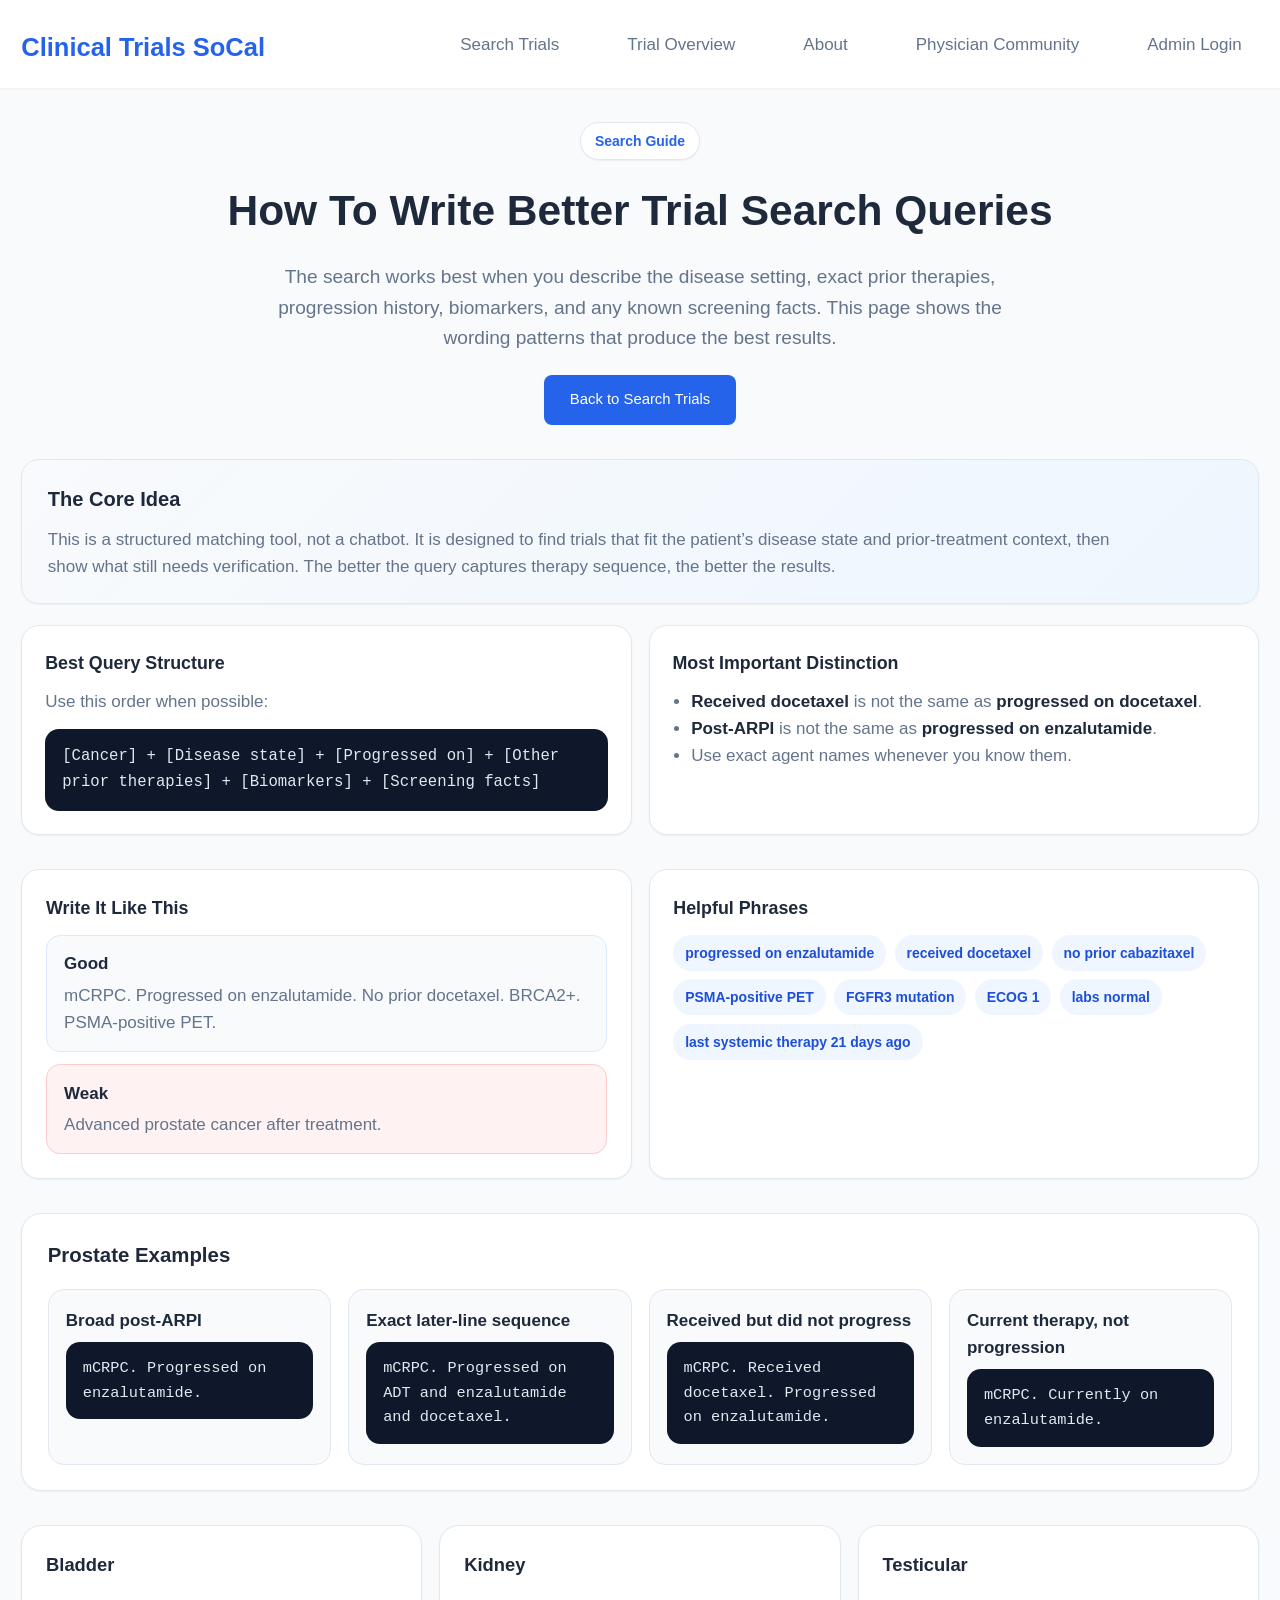
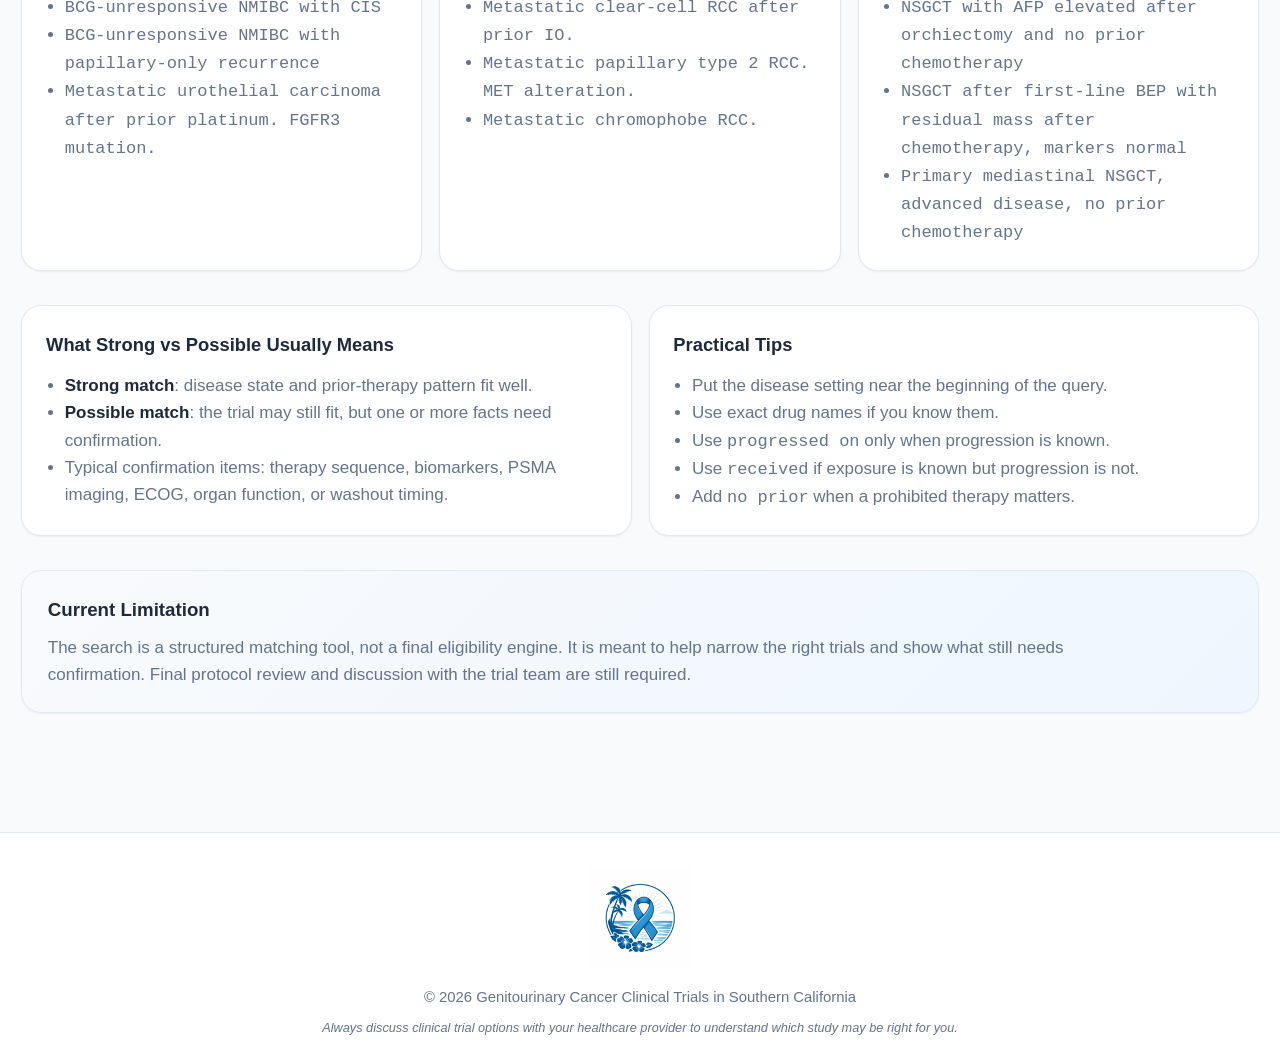
<file: search-guide-php.html>
<!DOCTYPE html>
<html lang="en">
<head>
    <meta charset="UTF-8">
    <meta name="viewport" content="width=device-width, initial-scale=1.0">
    <title>Search Guide - Clinical Trials SoCal</title>
    <meta name="description" content="Guide for writing effective patient search queries for Clinical Trials SoCal.">
    <link rel="stylesheet" href="css/styles.css">
    <link rel="stylesheet" href="css/components.css">
    <link rel="icon" type="image/x-icon" href="assets/favicon/favicon.ico">
    <link rel="icon" type="image/png" sizes="32x32" href="assets/favicon/favicon-32x32.png">
    <link rel="apple-touch-icon" sizes="180x180" href="assets/favicon/apple-touch-icon.png">
</head>
<body>
    <header class="header">
        <div class="container">
            <div class="header-content">
                <h1 class="logo">
                    <a href="index-php.html">Clinical Trials SoCal</a>
                </h1>
                <nav class="nav">
                    <ul class="nav-list">
                        <li><a href="index-php.html" class="nav-link">Search Trials</a></li>
                        <li><a href="index-php.html?view=browse" class="nav-link">Trial Overview</a></li>
                        <li><a href="about-php.html" class="nav-link">About</a></li>
                        <li><a href="physician-community-php.html" class="nav-link">Physician Community</a></li>
                        <li><a href="admin-login-php.html" class="nav-link">Admin Login</a></li>
                    </ul>
                </nav>
            </div>
        </div>
    </header>

    <main class="main">
        <div class="container">
            <section class="hero" style="margin-bottom: 2rem;">
                <div class="hero-content" style="max-width: 900px; margin: 0 auto;">
                    <div style="display: inline-flex; align-items: center; gap: 0.45rem; padding: 0.4rem 0.8rem; border-radius: 999px; background: #ffffff; border: 1px solid var(--border-color); color: var(--primary-color); font-size: 0.82rem; font-weight: 700; box-shadow: var(--shadow-sm); margin-bottom: 1rem;">
                        <span>Search Guide</span>
                    </div>
                    <h2 class="hero-title" style="max-width: 900px; margin-left: auto; margin-right: auto;">How To Write Better Trial Search Queries</h2>
                    <p class="hero-description" style="max-width: 760px;">
                        The search works best when you describe the disease setting, exact prior therapies, progression history, biomarkers, and any known screening facts. This page shows the wording patterns that produce the best results.
                    </p>
                    <div style="margin-top: 1.25rem;">
                        <a href="index-php.html" class="btn btn-primary">Back to Search Trials</a>
                    </div>
                </div>
            </section>

            <section style="display: grid; gap: 1.25rem; margin-bottom: 2rem;">
                <div style="background: linear-gradient(135deg, #f8fafc 0%, #eef6ff 100%); border: 1px solid var(--border-color); border-radius: 18px; padding: 1.35rem 1.5rem; box-shadow: var(--shadow-sm);">
                    <h3 style="margin: 0 0 0.65rem; font-size: 1.18rem;">The Core Idea</h3>
                    <p style="margin: 0; color: var(--text-secondary); max-width: 64rem;">
                        This is a structured matching tool, not a chatbot. It is designed to find trials that fit the patient’s disease state and prior-treatment context, then show what still needs verification. The better the query captures therapy sequence, the better the results.
                    </p>
                </div>

                <div style="display: grid; gap: 1rem; grid-template-columns: repeat(auto-fit, minmax(280px, 1fr));">
                    <article style="background: #ffffff; border: 1px solid var(--border-color); border-radius: 18px; padding: 1.35rem; box-shadow: var(--shadow-sm);">
                        <h3 style="margin: 0 0 0.6rem; font-size: 1.05rem;">Best Query Structure</h3>
                        <p style="margin: 0 0 0.8rem; color: var(--text-secondary);">
                            Use this order when possible:
                        </p>
                        <div style="padding: 0.9rem 1rem; border-radius: 14px; background: #0f172a; color: #e2e8f0; font-family: ui-monospace, SFMono-Regular, Menlo, monospace; font-size: 0.92rem; line-height: 1.65;">
                            [Cancer] + [Disease state] + [Progressed on] + [Other prior therapies] + [Biomarkers] + [Screening facts]
                        </div>
                    </article>

                    <article style="background: #ffffff; border: 1px solid var(--border-color); border-radius: 18px; padding: 1.35rem; box-shadow: var(--shadow-sm);">
                        <h3 style="margin: 0 0 0.6rem; font-size: 1.05rem;">Most Important Distinction</h3>
                        <ul style="padding-left: 1.1rem; color: var(--text-secondary);">
                            <li><strong style="color: var(--text-primary);">Received docetaxel</strong> is not the same as <strong style="color: var(--text-primary);">progressed on docetaxel</strong>.</li>
                            <li><strong style="color: var(--text-primary);">Post-ARPI</strong> is not the same as <strong style="color: var(--text-primary);">progressed on enzalutamide</strong>.</li>
                            <li>Use exact agent names whenever you know them.</li>
                        </ul>
                    </article>
                </div>
            </section>

            <section style="display: grid; gap: 1rem; margin-bottom: 2rem;">
                <div style="display: grid; gap: 1rem; grid-template-columns: repeat(auto-fit, minmax(300px, 1fr));">
                    <article style="background: #ffffff; border: 1px solid var(--border-color); border-radius: 18px; padding: 1.4rem; box-shadow: var(--shadow-sm);">
                        <h3 style="margin: 0 0 0.75rem; font-size: 1.05rem;">Write It Like This</h3>
                        <div style="display: grid; gap: 0.75rem;">
                            <div style="padding: 0.85rem 1rem; border-radius: 14px; background: #f8fafc; border: 1px solid #dbeafe;">
                                <strong style="display: block; margin-bottom: 0.25rem; color: var(--text-primary);">Good</strong>
                                <span style="color: var(--text-secondary);">mCRPC. Progressed on enzalutamide. No prior docetaxel. BRCA2+. PSMA-positive PET.</span>
                            </div>
                            <div style="padding: 0.85rem 1rem; border-radius: 14px; background: #fef2f2; border: 1px solid #fecaca;">
                                <strong style="display: block; margin-bottom: 0.25rem; color: var(--text-primary);">Weak</strong>
                                <span style="color: var(--text-secondary);">Advanced prostate cancer after treatment.</span>
                            </div>
                        </div>
                    </article>

                    <article style="background: #ffffff; border: 1px solid var(--border-color); border-radius: 18px; padding: 1.4rem; box-shadow: var(--shadow-sm);">
                        <h3 style="margin: 0 0 0.75rem; font-size: 1.05rem;">Helpful Phrases</h3>
                        <div style="display: flex; flex-wrap: wrap; gap: 0.5rem;">
                            <span style="padding: 0.4rem 0.7rem; border-radius: 999px; background: #eff6ff; color: #1d4ed8; font-size: 0.82rem; font-weight: 600;">progressed on enzalutamide</span>
                            <span style="padding: 0.4rem 0.7rem; border-radius: 999px; background: #eff6ff; color: #1d4ed8; font-size: 0.82rem; font-weight: 600;">received docetaxel</span>
                            <span style="padding: 0.4rem 0.7rem; border-radius: 999px; background: #eff6ff; color: #1d4ed8; font-size: 0.82rem; font-weight: 600;">no prior cabazitaxel</span>
                            <span style="padding: 0.4rem 0.7rem; border-radius: 999px; background: #eff6ff; color: #1d4ed8; font-size: 0.82rem; font-weight: 600;">PSMA-positive PET</span>
                            <span style="padding: 0.4rem 0.7rem; border-radius: 999px; background: #eff6ff; color: #1d4ed8; font-size: 0.82rem; font-weight: 600;">FGFR3 mutation</span>
                            <span style="padding: 0.4rem 0.7rem; border-radius: 999px; background: #eff6ff; color: #1d4ed8; font-size: 0.82rem; font-weight: 600;">ECOG 1</span>
                            <span style="padding: 0.4rem 0.7rem; border-radius: 999px; background: #eff6ff; color: #1d4ed8; font-size: 0.82rem; font-weight: 600;">labs normal</span>
                            <span style="padding: 0.4rem 0.7rem; border-radius: 999px; background: #eff6ff; color: #1d4ed8; font-size: 0.82rem; font-weight: 600;">last systemic therapy 21 days ago</span>
                        </div>
                    </article>
                </div>
            </section>

            <section style="background: #ffffff; border: 1px solid var(--border-color); border-radius: 20px; padding: 1.5rem; box-shadow: var(--shadow-sm); margin-bottom: 2rem;">
                <h3 style="margin: 0 0 1rem; font-size: 1.2rem;">Prostate Examples</h3>
                <div style="display: grid; gap: 1rem; grid-template-columns: repeat(auto-fit, minmax(280px, 1fr));">
                    <article style="padding: 1rem; border-radius: 16px; background: #f8fafc; border: 1px solid var(--border-color);">
                        <strong style="display: block; margin-bottom: 0.45rem;">Broad post-ARPI</strong>
                        <div style="padding: 0.85rem 1rem; border-radius: 14px; background: #0f172a; color: #e2e8f0; font-family: ui-monospace, SFMono-Regular, Menlo, monospace; font-size: 0.9rem;">mCRPC. Progressed on enzalutamide.</div>
                    </article>
                    <article style="padding: 1rem; border-radius: 16px; background: #f8fafc; border: 1px solid var(--border-color);">
                        <strong style="display: block; margin-bottom: 0.45rem;">Exact later-line sequence</strong>
                        <div style="padding: 0.85rem 1rem; border-radius: 14px; background: #0f172a; color: #e2e8f0; font-family: ui-monospace, SFMono-Regular, Menlo, monospace; font-size: 0.9rem;">mCRPC. Progressed on ADT and enzalutamide and docetaxel.</div>
                    </article>
                    <article style="padding: 1rem; border-radius: 16px; background: #f8fafc; border: 1px solid var(--border-color);">
                        <strong style="display: block; margin-bottom: 0.45rem;">Received but did not progress</strong>
                        <div style="padding: 0.85rem 1rem; border-radius: 14px; background: #0f172a; color: #e2e8f0; font-family: ui-monospace, SFMono-Regular, Menlo, monospace; font-size: 0.9rem;">mCRPC. Received docetaxel. Progressed on enzalutamide.</div>
                    </article>
                    <article style="padding: 1rem; border-radius: 16px; background: #f8fafc; border: 1px solid var(--border-color);">
                        <strong style="display: block; margin-bottom: 0.45rem;">Current therapy, not progression</strong>
                        <div style="padding: 0.85rem 1rem; border-radius: 14px; background: #0f172a; color: #e2e8f0; font-family: ui-monospace, SFMono-Regular, Menlo, monospace; font-size: 0.9rem;">mCRPC. Currently on enzalutamide.</div>
                    </article>
                </div>
            </section>

            <section style="display: grid; gap: 1rem; grid-template-columns: repeat(auto-fit, minmax(280px, 1fr)); margin-bottom: 2rem;">
                <article style="background: #ffffff; border: 1px solid var(--border-color); border-radius: 20px; padding: 1.4rem; box-shadow: var(--shadow-sm);">
                    <h3 style="margin: 0 0 0.8rem; font-size: 1.08rem;">Bladder</h3>
                    <ul style="padding-left: 1.1rem; color: var(--text-secondary);">
                        <li><code>BCG-unresponsive NMIBC with CIS</code></li>
                        <li><code>BCG-unresponsive NMIBC with papillary-only recurrence</code></li>
                        <li><code>Metastatic urothelial carcinoma after prior platinum. FGFR3 mutation.</code></li>
                    </ul>
                </article>
                <article style="background: #ffffff; border: 1px solid var(--border-color); border-radius: 20px; padding: 1.4rem; box-shadow: var(--shadow-sm);">
                    <h3 style="margin: 0 0 0.8rem; font-size: 1.08rem;">Kidney</h3>
                    <ul style="padding-left: 1.1rem; color: var(--text-secondary);">
                        <li><code>Metastatic clear-cell RCC after prior IO.</code></li>
                        <li><code>Metastatic papillary type 2 RCC. MET alteration.</code></li>
                        <li><code>Metastatic chromophobe RCC.</code></li>
                    </ul>
                </article>
                <article style="background: #ffffff; border: 1px solid var(--border-color); border-radius: 20px; padding: 1.4rem; box-shadow: var(--shadow-sm);">
                    <h3 style="margin: 0 0 0.8rem; font-size: 1.08rem;">Testicular</h3>
                    <ul style="padding-left: 1.1rem; color: var(--text-secondary);">
                        <li><code>NSGCT with AFP elevated after orchiectomy and no prior chemotherapy</code></li>
                        <li><code>NSGCT after first-line BEP with residual mass after chemotherapy, markers normal</code></li>
                        <li><code>Primary mediastinal NSGCT, advanced disease, no prior chemotherapy</code></li>
                    </ul>
                </article>
            </section>

            <section style="display: grid; gap: 1rem; grid-template-columns: repeat(auto-fit, minmax(300px, 1fr)); margin-bottom: 2rem;">
                <article style="background: #ffffff; border: 1px solid var(--border-color); border-radius: 20px; padding: 1.4rem; box-shadow: var(--shadow-sm);">
                    <h3 style="margin: 0 0 0.75rem; font-size: 1.08rem;">What Strong vs Possible Usually Means</h3>
                    <ul style="padding-left: 1.1rem; color: var(--text-secondary);">
                        <li><strong style="color: var(--text-primary);">Strong match</strong>: disease state and prior-therapy pattern fit well.</li>
                        <li><strong style="color: var(--text-primary);">Possible match</strong>: the trial may still fit, but one or more facts need confirmation.</li>
                        <li>Typical confirmation items: therapy sequence, biomarkers, PSMA imaging, ECOG, organ function, or washout timing.</li>
                    </ul>
                </article>
                <article style="background: #ffffff; border: 1px solid var(--border-color); border-radius: 20px; padding: 1.4rem; box-shadow: var(--shadow-sm);">
                    <h3 style="margin: 0 0 0.75rem; font-size: 1.08rem;">Practical Tips</h3>
                    <ul style="padding-left: 1.1rem; color: var(--text-secondary);">
                        <li>Put the disease setting near the beginning of the query.</li>
                        <li>Use exact drug names if you know them.</li>
                        <li>Use <code>progressed on</code> only when progression is known.</li>
                        <li>Use <code>received</code> if exposure is known but progression is not.</li>
                        <li>Add <code>no prior</code> when a prohibited therapy matters.</li>
                    </ul>
                </article>
            </section>

            <section style="background: linear-gradient(135deg, #f8fafc 0%, #eef6ff 100%); border: 1px solid var(--border-color); border-radius: 20px; padding: 1.4rem 1.5rem; box-shadow: var(--shadow-sm); margin-bottom: 2rem;">
                <h3 style="margin: 0 0 0.55rem; font-size: 1.1rem;">Current Limitation</h3>
                <p style="margin: 0; color: var(--text-secondary); max-width: 64rem;">
                    The search is a structured matching tool, not a final eligibility engine. It is meant to help narrow the right trials and show what still needs confirmation. Final protocol review and discussion with the trial team are still required.
                </p>
            </section>
        </div>
    </main>

    <footer class="footer">
        <div class="container">
            <div class="footer-content">
                <img src="assets/favicon/apple-touch-icon.png" alt="" class="footer-icon" aria-hidden="true">
                <p class="footer-text">
                    &copy; 2026 Genitourinary Cancer Clinical Trials in Southern California
                </p>
                <p class="footer-disclaimer">
                    Always discuss clinical trial options with your healthcare provider to understand which study may be right for you.
                </p>
            </div>
        </div>
    </footer>
</body>
</html>
</file>
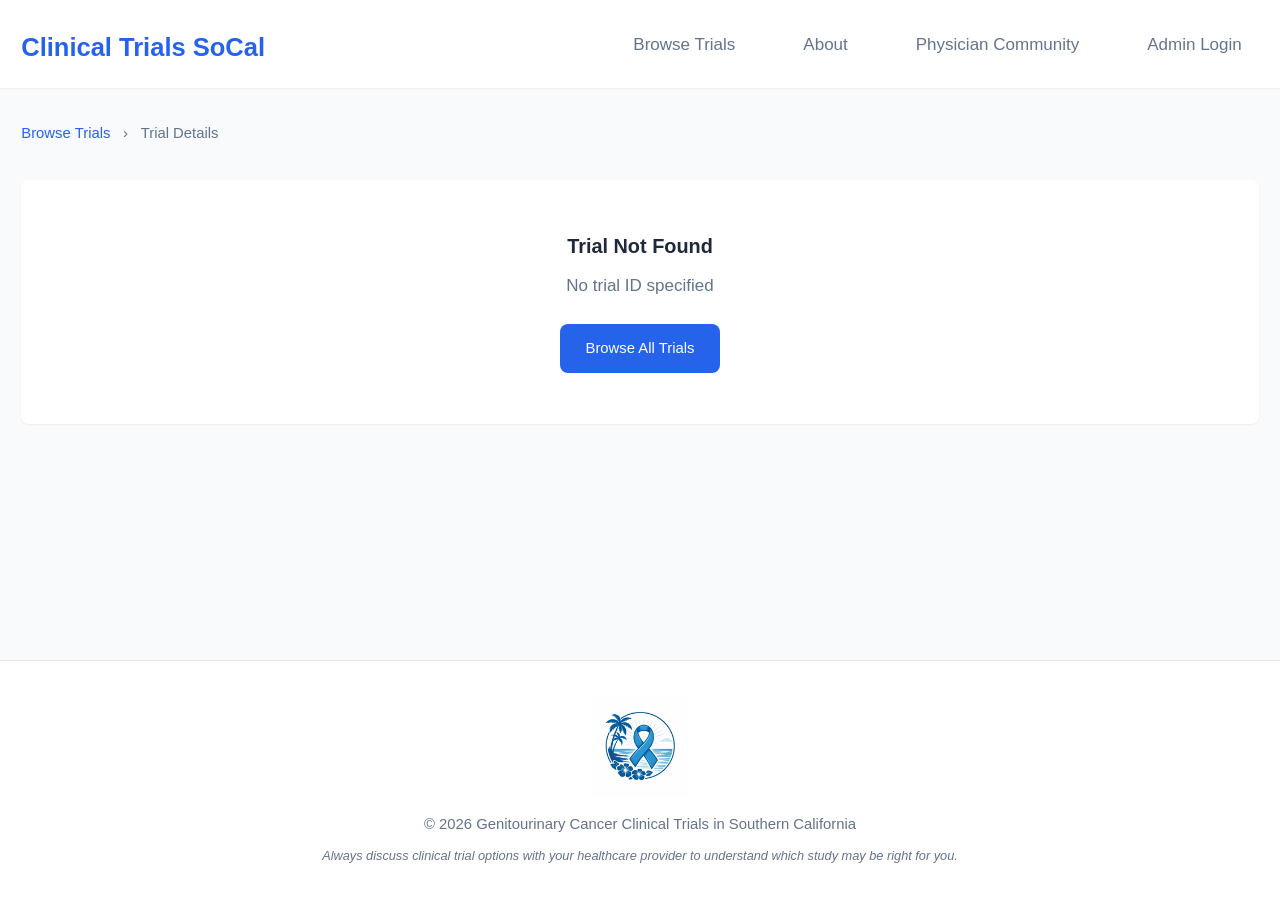
<file: trial-detail-php.html>
<!DOCTYPE html>
<html lang="en">
<head>
    <meta charset="UTF-8">
    <meta name="viewport" content="width=device-width, initial-scale=1.0">
    <title>Clinical Trial Details - Clinical Trials SoCal</title>
    <meta name="description" content="Detailed information about clinical trial">
    <link rel="stylesheet" href="css/styles.css">
    <link rel="stylesheet" href="css/components.css">
    <link rel="icon" type="image/x-icon" href="assets/favicon/favicon.ico">
    <link rel="icon" type="image/png" sizes="32x32" href="assets/favicon/favicon-32x32.png">
    <link rel="apple-touch-icon" sizes="180x180" href="assets/favicon/apple-touch-icon.png">
</head>
<body>
    <header class="header">
        <div class="container">
            <div class="header-content">
                <h1 class="logo">
                    <a href="index-php.html">
                        Clinical Trials SoCal
                    </a>
                </h1>
                <nav class="nav">
                    <ul class="nav-list">
                        <li><a href="index-php.html" class="nav-link">Browse Trials</a></li>
                        <li><a href="about-php.html" class="nav-link">About</a></li>
                        <li><a href="physician-community-php.html" class="nav-link">Physician Community</a></li>
                        <li><a href="admin-login-php.html" class="nav-link">Admin Login</a></li>
                    </ul>
                </nav>
            </div>
        </div>
    </header>

    <main class="main">
        <div class="container">
            <!-- Breadcrumb Navigation -->
            <nav class="breadcrumb" style="margin-bottom: 2rem; color: var(--text-secondary); font-size: 0.875rem;">
                <a href="index-php.html" style="color: var(--primary-color); text-decoration: none;">Browse Trials</a>
                <span style="margin: 0 0.5rem;"> › </span>
                <span id="breadcrumbTitle">Trial Details</span>
            </nav>

            <!-- Loading State -->
            <div id="loadingState" class="loading-spinner">
                <div class="spinner"></div>
                <p>Loading trial details...</p>
            </div>

            <!-- Error State -->
            <div id="errorState" class="no-results" style="display: none;">
                <div class="no-results-content">
                    <h3>Trial Not Found</h3>
                    <p>The requested clinical trial could not be found or may have been removed.</p>
                    <a href="index-php.html" class="btn btn-primary">Browse All Trials</a>
                </div>
            </div>

            <!-- Trial Detail Content -->
            <div id="trialDetailContent" style="display: none;">
                <!-- Trial Header -->
                <section class="trial-header" style="background: var(--card-background); border-radius: var(--border-radius); padding: 2rem; margin-bottom: 2rem; box-shadow: var(--shadow-sm);">
                    <div style="display: flex; justify-content: space-between; align-items: flex-start; gap: 2rem; margin-bottom: 1.5rem;">
                        <div style="flex: 1;">
                            <h1 id="trialTitle" class="trial-title" style="font-size: 2rem; margin-bottom: 1rem; line-height: 1.3;"></h1>
                            <div style="display: flex; align-items: center; gap: 1rem; margin-bottom: 1rem;">
                                <span id="trialStatus" class="trial-status"></span>
                                <span id="trialPhase" style="padding: 0.25rem 0.75rem; background: #f1f5f9; color: var(--text-secondary); border-radius: 20px; font-size: 0.75rem; font-weight: 600;"></span>
                            </div>
                        </div>
                        <div style="text-align: right;">
                            <button id="contactBtn" class="btn btn-primary" style="margin-bottom: 0.5rem; min-width: 150px;">Contact Study Team</button>
                            <div style="font-size: 0.75rem; color: var(--text-secondary);">
                                Website updated: <span id="lastUpdated"></span>
                            </div>
                        </div>
                    </div>
                    
                    <p id="trialDescription" style="font-size: 1.125rem; line-height: 1.6; color: var(--text-secondary); margin: 0;"></p>
                </section>

                <section id="patientMatchSection" style="display: none; background: linear-gradient(135deg, #f8fafc 0%, #eef6ff 100%); border: 1px solid var(--border-color); border-radius: var(--border-radius); padding: 1.5rem; margin-bottom: 2rem; box-shadow: var(--shadow-sm);">
                    <div style="display: flex; justify-content: space-between; align-items: flex-start; gap: 1rem; flex-wrap: wrap; margin-bottom: 0.85rem;">
                        <div>
                            <h2 style="font-size: 1.15rem; margin: 0;">Patient Match Summary</h2>
                            <p style="margin: 0.3rem 0 0; color: var(--text-secondary); line-height: 1.5;">Computed from the last patient search run on this browser.</p>
                        </div>
                        <div id="patientMatchBadge"></div>
                    </div>
                    <div id="patientMatchChips" style="display: flex; flex-wrap: wrap; gap: 0.5rem; margin-bottom: 1rem;"></div>
                    <div id="patientMatchReason" style="color: var(--text-primary); line-height: 1.6; margin-bottom: 1rem;"></div>
                    <div id="patientMatchFlags"></div>
                    <p id="patientMatchAiNote" style="display: none; margin-top: 1rem; color: var(--text-secondary); line-height: 1.5;">AI-extracted eligibility signals should always be verified directly with the trial team before referral.</p>
                </section>

                <!-- Main Content Grid -->
                <div style="display: grid; grid-template-columns: 2fr 1fr; gap: 2rem; align-items: start;">
                    <!-- Left Column - Main Information -->
                    <div class="trial-main-info">
                        <!-- Eligibility Criteria -->
                        <section class="trial-section" style="background: var(--card-background); border-radius: var(--border-radius); padding: 1.5rem; margin-bottom: 1.5rem; box-shadow: var(--shadow-sm);">
                            <h2 style="font-size: 1.25rem; font-weight: 600; margin-bottom: 1rem; color: var(--text-primary);">Eligibility Criteria</h2>
                            <div id="eligibilitySummary" style="color: var(--text-secondary); line-height: 1.6; margin-bottom: 1rem;"></div>
                            <div id="inclusionCriteriaSection" style="display: none; margin-bottom: 1rem;">
                                <h3 style="font-size: 1rem; font-weight: 600; margin-bottom: 0.5rem; color: var(--text-primary);">Inclusion Criteria</h3>
                                <p id="inclusionCriteriaText" style="color: var(--text-secondary); line-height: 1.6; margin: 0; white-space: pre-wrap;"></p>
                            </div>
                            <div id="exclusionCriteriaSection" style="display: none;">
                                <h3 style="font-size: 1rem; font-weight: 600; margin-bottom: 0.5rem; color: var(--text-primary);">Exclusion Criteria</h3>
                                <p id="exclusionCriteriaText" style="color: var(--text-secondary); line-height: 1.6; margin: 0; white-space: pre-wrap;"></p>
                            </div>
                            <ul id="eligibilityCriteria" class="eligibility-list" style="list-style: none; padding: 0; margin: 0; display: none;"></ul>
                        </section>

                        <!-- Classification and Outcomes -->
                        <section class="trial-section" style="background: var(--card-background); border-radius: var(--border-radius); padding: 1.5rem; margin-bottom: 1.5rem; box-shadow: var(--shadow-sm);">
                            <h2 style="font-size: 1.25rem; font-weight: 600; margin-bottom: 1rem; color: var(--text-primary);">Classification and Outcomes</h2>

                            <div style="display: grid; grid-template-columns: repeat(auto-fit, minmax(220px, 1fr)); gap: 1rem; margin-bottom: 1.5rem;">
                                <div>
                                    <div style="font-size: 0.75rem; font-weight: 600; color: var(--text-secondary); text-transform: uppercase; letter-spacing: 0.025em; margin-bottom: 0.25rem;">Disease Setting</div>
                                    <div id="diseaseSettingPrimary" style="font-weight: 500; color: var(--text-primary);"></div>
                                </div>
                                <div>
                                    <div style="font-size: 0.75rem; font-weight: 600; color: var(--text-secondary); text-transform: uppercase; letter-spacing: 0.025em; margin-bottom: 0.25rem;">Confidence</div>
                                    <div id="classificationConfidence" style="font-weight: 500; color: var(--text-primary);"></div>
                                </div>
                                <div>
                                    <div style="font-size: 0.75rem; font-weight: 600; color: var(--text-secondary); text-transform: uppercase; letter-spacing: 0.025em; margin-bottom: 0.25rem;">Treatment Modality</div>
                                    <div id="treatmentModality" style="font-weight: 500; color: var(--text-primary);"></div>
                                </div>
                                <div>
                                    <div style="font-size: 0.75rem; font-weight: 600; color: var(--text-secondary); text-transform: uppercase; letter-spacing: 0.025em; margin-bottom: 0.25rem;">NCCN Taxonomy</div>
                                    <div id="nccnTaxonomyVersion" style="font-weight: 500; color: var(--text-primary);"></div>
                                </div>
                            </div>

                            <div id="sourceTagsSection" style="margin-bottom: 1.5rem;">
                                <h3 style="font-size: 1rem; font-weight: 600; margin-bottom: 0.6rem; color: var(--text-primary);">Source Tags</h3>
                                <div id="sourceTagsList" style="display: flex; flex-wrap: wrap; gap: 0.5rem;"></div>
                            </div>

                            <div id="classificationEvidenceSection" style="display: none; margin-bottom: 1.5rem;">
                                <h3 style="font-size: 1rem; font-weight: 600; margin-bottom: 0.6rem; color: var(--text-primary);">Classification Evidence</h3>
                                <ul id="classificationEvidenceList" style="margin: 0; padding-left: 1.25rem; color: var(--text-secondary); line-height: 1.6;"></ul>
                            </div>

                            <div id="clinicalAxesSection" style="display: none; margin-bottom: 1.5rem;">
                                <h3 style="font-size: 1rem; font-weight: 600; margin-bottom: 0.6rem; color: var(--text-primary);">Clinical Axes</h3>
                                <div id="clinicalAxesGrid" style="display: grid; grid-template-columns: repeat(auto-fit, minmax(220px, 1fr)); gap: 0.75rem;"></div>
                            </div>
                            
                            <div style="margin-bottom: 1.5rem;">
                                <h3 style="font-size: 1rem; font-weight: 600; margin-bottom: 0.5rem; color: var(--text-primary);">Primary Outcome</h3>
                                <p id="primaryObjective" style="color: var(--text-secondary); line-height: 1.6; margin: 0;"></p>
                            </div>
                            
                            <div id="secondaryObjectivesSection" style="display: none;">
                                <h3 style="font-size: 1rem; font-weight: 600; margin-bottom: 0.75rem; color: var(--text-primary);">Secondary Outcomes</h3>
                                <ul id="secondaryObjectives" style="color: var(--text-secondary); line-height: 1.6; margin: 0; padding-left: 1.25rem;">
                                    <!-- Secondary objectives will be populated here -->
                                </ul>
                            </div>
                        </section>

                        <!-- Study Timeline -->
                        <section class="trial-section" style="background: var(--card-background); border-radius: var(--border-radius); padding: 1.5rem; margin-bottom: 1.5rem; box-shadow: var(--shadow-sm);">
                            <h2 style="font-size: 1.25rem; font-weight: 600; margin-bottom: 1rem; color: var(--text-primary);">Study Timeline</h2>
                            <div class="timeline-info" style="display: grid; grid-template-columns: repeat(auto-fit, minmax(200px, 1fr)); gap: 1rem;">
                                <div>
                                    <div style="font-size: 0.75rem; font-weight: 600; color: var(--text-secondary); text-transform: uppercase; letter-spacing: 0.025em; margin-bottom: 0.25rem;">Start Date</div>
                                    <div id="startDate" style="font-weight: 500; color: var(--text-primary);"></div>
                                </div>
                                <div>
                                    <div style="font-size: 0.75rem; font-weight: 600; color: var(--text-secondary); text-transform: uppercase; letter-spacing: 0.025em; margin-bottom: 0.25rem;">Last Website Update</div>
                                    <div id="lastWebsiteUpdate" style="font-weight: 500; color: var(--text-primary);"></div>
                                </div>
                                <div>
                                    <div style="font-size: 0.75rem; font-weight: 600; color: var(--text-secondary); text-transform: uppercase; letter-spacing: 0.025em; margin-bottom: 0.25rem;">Study First Posted</div>
                                    <div id="studyFirstPosted" style="font-weight: 500; color: var(--text-primary); word-break: break-word;"></div>
                                </div>
                                <div>
                                    <div style="font-size: 0.75rem; font-weight: 600; color: var(--text-secondary); text-transform: uppercase; letter-spacing: 0.025em; margin-bottom: 0.25rem;">Sites in SoCal</div>
                                    <div id="siteCount" style="font-weight: 500; color: var(--text-primary); word-break: break-word;"></div>
                                </div>
                            </div>
                        </section>
                    </div>

                    <!-- Right Column - Sidebar Information -->
                    <aside class="trial-sidebar">
                        <!-- Contact Information -->
                        <section class="sidebar-section" style="background: var(--card-background); border-radius: var(--border-radius); padding: 1.5rem; margin-bottom: 1.5rem; box-shadow: var(--shadow-sm);">
                            <h3 style="font-size: 1.125rem; font-weight: 600; margin-bottom: 1rem; color: var(--text-primary);">Contact Information</h3>
                            
                            <div style="margin-bottom: 1rem;">
                                <div style="font-size: 0.75rem; font-weight: 600; color: var(--text-secondary); text-transform: uppercase; letter-spacing: 0.025em; margin-bottom: 0.25rem;">Study Team Email</div>
                                <a id="contactEmail" href="#" style="color: var(--primary-color); text-decoration: none; font-weight: 500; word-break: break-word;"></a>
                            </div>

                            <div style="margin-bottom: 1rem;">
                                <div style="font-size: 0.75rem; font-weight: 600; color: var(--text-secondary); text-transform: uppercase; letter-spacing: 0.025em; margin-bottom: 0.25rem;">PI Name</div>
                                <div id="piName" style="color: var(--text-primary); font-weight: 500;"></div>
                            </div>
                            
                            <button id="copyEmailBtn" class="btn btn-outline" style="width: 100%; margin-bottom: 0.75rem;">Copy Email Address</button>
                            
                            <div style="font-size: 0.75rem; color: var(--text-secondary); line-height: 1.4;">
                                <strong>Note:</strong> Please mention this specific trial when contacting the study team.
                            </div>
                        </section>

                        <!-- Institution Information -->
                        <section class="sidebar-section" style="background: var(--card-background); border-radius: var(--border-radius); padding: 1.5rem; margin-bottom: 1.5rem; box-shadow: var(--shadow-sm);">
                            <h3 style="font-size: 1.125rem; font-weight: 600; margin-bottom: 1rem; color: var(--text-primary);">Institution</h3>
                            
                            <div id="locationInfo">
                                <div id="hospitalName" style="font-weight: 600; color: var(--text-primary); margin-bottom: 0.5rem;"></div>
                                <div id="institutionMeta" style="color: var(--text-secondary); line-height: 1.4;"></div>
                            </div>
                            <div id="availableSites" style="margin-top: 1rem; color: var(--text-secondary); line-height: 1.5;"></div>
                        </section>

                        <!-- Study Details -->
                        <section class="sidebar-section" style="background: var(--card-background); border-radius: var(--border-radius); padding: 1.5rem; margin-bottom: 1.5rem; box-shadow: var(--shadow-sm);">
                            <h3 style="font-size: 1.125rem; font-weight: 600; margin-bottom: 1rem; color: var(--text-primary);">Study Details</h3>
                            
                            <div class="detail-grid" style="display: grid; gap: 0.75rem;">
                                <div>
                                    <div style="font-size: 0.75rem; font-weight: 600; color: var(--text-secondary); text-transform: uppercase; letter-spacing: 0.025em; margin-bottom: 0.25rem;">Study Type</div>
                                    <div id="studyType" style="color: var(--text-primary);"></div>
                                </div>
                                <div>
                                    <div style="font-size: 0.75rem; font-weight: 600; color: var(--text-secondary); text-transform: uppercase; letter-spacing: 0.025em; margin-bottom: 0.25rem;">Phase</div>
                                    <div id="studyPhase" style="color: var(--text-primary);"></div>
                                </div>
                                <div>
                                    <div style="font-size: 0.75rem; font-weight: 600; color: var(--text-secondary); text-transform: uppercase; letter-spacing: 0.025em; margin-bottom: 0.25rem;">Cancer Types</div>
                                    <div id="cancerTypes" style="color: var(--text-primary);"></div>
                                </div>
                                <div>
                                    <div style="font-size: 0.75rem; font-weight: 600; color: var(--text-secondary); text-transform: uppercase; letter-spacing: 0.025em; margin-bottom: 0.25rem;">Sponsor</div>
                                    <div id="sponsor" style="color: var(--text-primary); word-break: break-word;"></div>
                                </div>
                                <div>
                                    <div style="font-size: 0.75rem; font-weight: 600; color: var(--text-secondary); text-transform: uppercase; letter-spacing: 0.025em; margin-bottom: 0.25rem;">NCTID</div>
                                    <div id="nctId" style="color: var(--text-primary); word-break: break-word;"></div>
                                </div>
                                <div>
                                    <div style="font-size: 0.75rem; font-weight: 600; color: var(--text-secondary); text-transform: uppercase; letter-spacing: 0.025em; margin-bottom: 0.25rem;">CT.gov</div>
                                    <a id="ctGovLink" href="#" target="_blank" rel="noopener noreferrer" style="color: var(--primary-color); text-decoration: none; word-break: break-word;">View source record</a>
                                </div>
                            </div>
                        </section>

                        <!-- Quick Actions -->
                        <section class="sidebar-section" style="background: var(--card-background); border-radius: var(--border-radius); padding: 1.5rem; box-shadow: var(--shadow-sm);">
                            <h3 style="font-size: 1.125rem; font-weight: 600; margin-bottom: 1rem; color: var(--text-primary);">Quick Actions</h3>
                            
                            <div style="display: grid; gap: 0.75rem;">
                                <button id="printBtn" class="btn btn-outline">Print Trial Info</button>
                                <button id="shareBtn" class="btn btn-outline">Share Trial</button>
                                <a href="index-php.html" class="btn btn-secondary" style="text-align: center; text-decoration: none;">Back to Browse</a>
                            </div>
                        </section>
                    </aside>
                </div>
            </div>
        </div>
    </main>

    <footer class="footer">
        <div class="container">
            <div class="footer-content">
                <img src="assets/favicon/apple-touch-icon.png" alt="" class="footer-icon" aria-hidden="true">
                <p class="footer-text">
                    &copy; 2026 Genitourinary Cancer Clinical Trials in Southern California
                </p>
                <p class="footer-disclaimer">
                    Always discuss clinical trial options with your healthcare provider to understand which study may be right for you.
                </p>
            </div>
        </div>
    </footer>

    <script src="js/utils.js?v=20260421-utils-fix"></script>
    <script src="js/trial-manager-php.js?v=20260421-utils-fix"></script>
    <script src="js/patient-query-parser.js?v=20260421-utils-fix"></script>
    <script src="js/patient-trial-matcher.js?v=20260421-utils-fix"></script>
    <script>
        // Trial Detail Page specific functionality
        class TrialDetailPage {
            constructor() {
                this.trialManager = new TrialManager();
                this.currentTrial = null;
                this.patientQueryState = null;
            }

            async init() {
                try {
                    // Load trials data from PHP API
                    await this.trialManager.loadTrials();

                    // Get trial ID from URL
                    const urlParams = Utils.getUrlParams();
                    const trialId = urlParams.get('id');

                    if (!trialId) {
                        this.showError('No trial ID specified');
                        return;
                    }

                    // Get trial data
                    this.currentTrial = this.trialManager.getTrialById(trialId);
                    
                    if (!this.currentTrial) {
                        this.showError('Trial not found');
                        return;
                    }

                    this.patientQueryState = this.getActivePatientQuery();

                    // Display trial details
                    this.displayTrial();
                    this.bindEventListeners();

                } catch (error) {
                    console.error('Error loading trial details:', error);
                    this.showError('Failed to load trial details');
                }
            }

            showError(message) {
                document.getElementById('loadingState').style.display = 'none';
                document.getElementById('errorState').style.display = 'block';
                document.getElementById('trialDetailContent').style.display = 'none';
                
                const errorContent = document.querySelector('#errorState .no-results-content p');
                if (errorContent) {
                    errorContent.textContent = message;
                }
            }

            displayTrial() {
                const trial = this.currentTrial;
                const statusConfig = Utils.getStatusConfig(trial.status);
                const primaryEmail = Utils.getPrimaryContactEmail(trial);
                const primaryPiName = Utils.getPrimaryPiName(trial) || 'Not specified';
                const institutions = Utils.getTrialInstitutions(trial);
                const primarySite = Utils.getPrimarySite(trial);
                const secondaryItems = (Array.isArray(trial.secondaryOutcomes) && trial.secondaryOutcomes.length > 0)
                    ? trial.secondaryOutcomes
                    : (trial.secondaryObjectives || []);
                const primaryOutcome = (Array.isArray(trial.primaryOutcomes) && trial.primaryOutcomes.length > 0)
                    ? trial.primaryOutcomes[0]
                    : (trial.primaryObjective || 'Not specified');

                // Hide loading, show content
                document.getElementById('loadingState').style.display = 'none';
                document.getElementById('trialDetailContent').style.display = 'block';

                // Update page title and breadcrumb
                document.title = `${trial.title} - Clinical Trials SoCal`;
                document.getElementById('breadcrumbTitle').textContent = Utils.truncateText(trial.title, 50);

                // Header information
                document.getElementById('trialTitle').textContent = trial.title;
                document.getElementById('trialStatus').className = `trial-status ${statusConfig.className}`;
                document.getElementById('trialStatus').textContent = statusConfig.label;
                document.getElementById('trialPhase').textContent = Utils.getDisplayPhase(trial);
                document.getElementById('trialDescription').textContent = trial.description;
                document.getElementById('lastUpdated').textContent = Utils.formatDate(Utils.getDisplayWebsiteUpdate(trial));

                // Eligibility
                this.displayEligibilityCriteria(trial);

                // Classification and outcomes
                document.getElementById('diseaseSettingPrimary').textContent = Utils.getDiseaseSettingLabel(trial) || 'Not specified';
                document.getElementById('classificationConfidence').textContent = trial.classificationConfidence || 'Not specified';
                document.getElementById('treatmentModality').textContent = trial.treatmentModality || 'Not specified';
                document.getElementById('nccnTaxonomyVersion').textContent = trial.nccnTaxonomyVersion || 'Not specified';
                document.getElementById('primaryObjective').textContent = primaryOutcome;
                this.displaySecondaryObjectives(secondaryItems);
                this.displaySourceTags(trial);
                this.displayClassificationEvidence(trial);
                this.displayClinicalAxes(trial);
                this.displayPatientMatchIfActive(trial);

                // Timeline
                document.getElementById('startDate').textContent = Utils.formatDate(trial.startDate);
                document.getElementById('lastWebsiteUpdate').textContent = Utils.formatDate(Utils.getDisplayWebsiteUpdate(trial));
                document.getElementById('studyFirstPosted').textContent = Utils.formatDate(trial.studyFirstPosted);
                document.getElementById('siteCount').textContent = String(trial.siteCount || institutions.length || 0);

                // Contact information
                const contactEmail = document.getElementById('contactEmail');
                if (primaryEmail) {
                    contactEmail.href = `mailto:${primaryEmail}?subject=Inquiry about ${trial.title}`;
                    contactEmail.textContent = primaryEmail;
                } else {
                    contactEmail.href = '#';
                    contactEmail.textContent = 'Not specified';
                }
                document.getElementById('piName').textContent = primaryPiName;

                // Institution information
                document.getElementById('hospitalName').textContent = primarySite.institution || trial.location?.hospital || 'Not specified';
                document.getElementById('institutionMeta').textContent = [primarySite.city, primarySite.state].filter(Boolean).join(', ') || 'Southern California site';
                this.displaySites(trial.sites || []);

                // Study details
                document.getElementById('studyType').textContent = trial.studyType || 'Not specified';
                document.getElementById('studyPhase').textContent = Utils.getDisplayPhase(trial);
                document.getElementById('cancerTypes').textContent = Utils.getDisplayCancerTypes(trial);
                document.getElementById('sponsor').textContent = trial.sponsor || 'Not specified';
                document.getElementById('nctId').textContent = trial.nctId || 'Not specified';
                const ctGovLink = document.getElementById('ctGovLink');
                if (trial.ctGovUrl) {
                    ctGovLink.href = trial.ctGovUrl;
                    ctGovLink.textContent = 'View source record';
                } else {
                    ctGovLink.href = '#';
                    ctGovLink.textContent = 'Not available';
                }
            }

            getActivePatientQuery() {
                const urlParams = Utils.getUrlParams();
                if (urlParams.get('patientSearch') !== '1') {
                    return null;
                }

                const rawQuery = window.localStorage.getItem('cts_patient_query');
                if (!rawQuery) {
                    return null;
                }

                const parsedQuery = window.PatientQueryParser?.parse(rawQuery);
                if (!parsedQuery?.supported) {
                    return null;
                }

                return { rawQuery, parsedQuery };
            }

            formatAxisLabel(key) {
                const labels = {
                    bcgStatus: 'BCG status',
                    biomarkerHrr: 'BRCA / HRR biomarker',
                    castrationStatus: 'Castration status',
                    cisPapillaryPattern: 'CIS / papillary pattern',
                    cisplatinStatus: 'Cisplatin status',
                    clinicalStage: 'Clinical stage',
                    diseaseVolume: 'Disease volume',
                    fgfr3Status: 'FGFR3 status',
                    genomicClassifier: 'Genomic classifier',
                    her2Status: 'HER2 status',
                    histology: 'Histology',
                    igcccgRisk: 'IGCCCG risk',
                    imdcRisk: 'IMDC risk',
                    markerStatus: 'Tumor marker status',
                    metAlteration: 'MET alteration',
                    metastaticStatus: 'Metastatic status',
                    nephrectomyStatus: 'Nephrectomy status',
                    priorArpi: 'Prior ARPI',
                    priorChemoLines: 'Prior chemotherapy lines',
                    priorDocetaxel: 'Prior docetaxel',
                    priorHdct: 'Prior HDCT',
                    priorIo: 'Prior IO',
                    priorSystemicLines: 'Prior systemic lines',
                    priorVegfTki: 'Prior VEGF / TKI',
                    primarySite: 'Primary site',
                    psmaStatus: 'PSMA status',
                    rplndStatus: 'RPLND status',
                    sarcomatoid: 'Sarcomatoid',
                    stage1RiskFactors: 'Stage I risk factors',
                    vhlStatus: 'VHL status'
                };

                if (labels[key]) {
                    return labels[key];
                }

                return key
                    .replace(/([a-z])([A-Z])/g, '$1 $2')
                    .replace(/_/g, ' ')
                    .replace(/\b\w/g, char => char.toUpperCase());
            }

            formatAxisValue(value) {
                const labels = {
                    ai_pathology_required: 'AI pathology required',
                    available: 'Available',
                    castration_resistant: 'Castration-resistant',
                    castration_sensitive: 'Castration-sensitive',
                    cis_only: 'CIS only',
                    cis_plus_papillary: 'CIS + papillary',
                    classifier_required: 'Classifier required',
                    equivocal: 'Equivocal',
                    expression_test_required: 'Expression test required',
                    high_volume: 'High-volume',
                    ihc_2_plus: 'IHC 2+',
                    ihc_3_plus: 'IHC 3+',
                    localized: 'Localized',
                    low_volume: 'Low-volume',
                    metastatic: 'Metastatic',
                    negative: 'Negative',
                    negative_or_low: 'Negative / low',
                    no: 'No',
                    nonmetastatic_crpc: 'Non-metastatic CRPC',
                    not_required: 'Not required',
                    oligometastatic: 'Oligometastatic',
                    papillary_only: 'Papillary only',
                    positive: 'Positive',
                    regional_n1: 'Regional N1',
                    required: 'Required',
                    susceptible_alteration: 'Susceptible alteration',
                    unknown: 'Unknown',
                    wild_type: 'Wild type',
                    yes: 'Yes'
                };

                const normalized = (value || '').toString().trim();
                if (!normalized) {
                    return 'Not specified';
                }

                if (labels[normalized]) {
                    return labels[normalized];
                }

                return normalized
                    .replace(/_/g, ' ')
                    .replace(/\b\w/g, char => char.toUpperCase());
            }

            formatSourceLabel(key, nestedKey = '') {
                if (key === 'clinicalAxes' && nestedKey) {
                    return `Clinical axis · ${this.formatAxisLabel(nestedKey)}`;
                }

                const labels = {
                    classificationConfidence: 'Classification confidence',
                    classificationEvidence: 'Classification evidence',
                    contactEmail: 'Contact email',
                    description: 'Description',
                    diseaseSettingAll: 'Disease setting list',
                    diseaseSettingPrimary: 'Disease setting',
                    eligibilityCriteria: 'Eligibility criteria',
                    phase: 'Phase',
                    piName: 'PI name',
                    sites: 'Sites',
                    sponsor: 'Sponsor',
                    status: 'Status',
                    title: 'Title',
                    treatmentModality: 'Treatment modality'
                };

                return labels[key] || this.formatAxisLabel(key);
            }

            displayPatientMatchIfActive(trial) {
                const section = document.getElementById('patientMatchSection');
                const badge = document.getElementById('patientMatchBadge');
                const chips = document.getElementById('patientMatchChips');
                const reason = document.getElementById('patientMatchReason');
                const flags = document.getElementById('patientMatchFlags');
                const aiNote = document.getElementById('patientMatchAiNote');
                const patientQueryState = this.patientQueryState || this.getActivePatientQuery();

                if (!section || !badge || !chips || !reason || !flags || !aiNote || !patientQueryState) {
                    if (section) {
                        section.style.display = 'none';
                    }
                    return;
                }

                const match = window.PatientTrialMatcher?.matchSingleTrial(trial, patientQueryState.parsedQuery);
                section.style.display = 'block';
                chips.innerHTML = '';
                flags.innerHTML = '';

                (patientQueryState.parsedQuery.chips || []).forEach(chip => {
                    const element = document.createElement('span');
                    element.style.cssText = 'display:inline-flex;align-items:center;gap:0.35rem;padding:0.3rem 0.7rem;border-radius:999px;background:#ffffff;border:1px solid var(--border-color);font-size:0.8rem;color:var(--text-secondary);';
                    element.innerHTML = `<strong style="color: var(--text-primary);">${Utils.sanitizeHTML(chip.group)}:</strong> <span>${Utils.sanitizeHTML(chip.label)}</span>`;
                    chips.appendChild(element);
                });

                if (!match?.included) {
                    badge.innerHTML = '<div style="display:inline-flex;align-items:center;gap:0.4rem;padding:0.35rem 0.85rem;border-radius:999px;background:#e2e8f0;color:#334155;font-size:0.8rem;font-weight:700;">Not matched</div>';
                    reason.innerHTML = `<strong>Reason:</strong> ${Utils.sanitizeHTML(match?.excludedReason || 'This trial no longer matches the active patient query.')}`;
                    aiNote.style.display = 'none';
                    return;
                }

                const badgeColor = match.badgeTone === 'strong'
                    ? { background: '#dcfce7', color: '#166534' }
                    : { background: '#fef3c7', color: '#92400e' };
                badge.innerHTML = `<div style="display:inline-flex;align-items:center;gap:0.4rem;padding:0.35rem 0.85rem;border-radius:999px;background:${badgeColor.background};color:${badgeColor.color};font-size:0.8rem;font-weight:700;">${Utils.sanitizeHTML(match.badge)}</div>`;
                reason.innerHTML = `<strong>Reason:</strong> ${Utils.sanitizeHTML(match.reasonText)}`;

                (match.flags || []).forEach(flag => {
                    const block = document.createElement('div');
                    block.style.cssText = 'padding: 0.75rem 0.9rem; border: 1px solid #fde68a; background: #fffbeb; border-radius: 12px; margin-top: 0.55rem;';
                    block.innerHTML = `
                        <div style="font-size: 0.82rem; font-weight: 700; color: #92400e; margin-bottom: 0.25rem;">${Utils.sanitizeHTML(flag.title)}</div>
                        <div style="font-size: 0.9rem; color: #78350f; line-height: 1.5;">${Utils.sanitizeHTML(flag.message)}</div>
                    `;
                    flags.appendChild(block);
                });

                const sourceSummary = Array.isArray(match.sourceTagSummary) ? match.sourceTagSummary : [];
                const hasAiExtracted = sourceSummary.includes('AI-extracted') || match.aiExtractedReview;
                aiNote.style.display = hasAiExtracted ? 'block' : 'none';
            }

            displaySourceTags(trial) {
                const section = document.getElementById('sourceTagsSection');
                const list = document.getElementById('sourceTagsList');
                if (!section || !list) {
                    return;
                }

                Utils.clearElement(list);
                const tags = (trial.sourceTags && typeof trial.sourceTags === 'object' && !Array.isArray(trial.sourceTags))
                    ? trial.sourceTags
                    : {};
                const entries = [];

                Object.entries(tags).forEach(([key, value]) => {
                    if (value && typeof value === 'object' && !Array.isArray(value)) {
                        Object.entries(value).forEach(([nestedKey, nestedValue]) => {
                            if (nestedValue) {
                                entries.push({
                                    label: this.formatSourceLabel(key, nestedKey),
                                    source: nestedValue
                                });
                            }
                        });
                        return;
                    }

                    if (value) {
                        entries.push({
                            label: this.formatSourceLabel(key),
                            source: value
                        });
                    }
                });

                if (entries.length === 0) {
                    section.style.display = 'none';
                    return;
                }

                section.style.display = 'block';
                entries.forEach(entry => {
                    const chip = document.createElement('span');
                    chip.style.cssText = 'display:inline-flex;align-items:center;gap:0.35rem;padding:0.35rem 0.7rem;border-radius:999px;border:1px solid var(--border-color);background:#f8fafc;font-size:0.78rem;color:var(--text-secondary);';
                    chip.innerHTML = `<strong style="color: var(--text-primary);">${Utils.sanitizeHTML(entry.label)}</strong><span>${Utils.sanitizeHTML(entry.source)}</span>`;
                    list.appendChild(chip);
                });
            }

            displayClassificationEvidence(trial) {
                const section = document.getElementById('classificationEvidenceSection');
                const list = document.getElementById('classificationEvidenceList');
                if (!section || !list) {
                    return;
                }

                Utils.clearElement(list);
                const evidence = Array.isArray(trial.classificationEvidence) ? trial.classificationEvidence.filter(Boolean) : [];
                if (evidence.length === 0) {
                    section.style.display = 'none';
                    return;
                }

                section.style.display = 'block';
                evidence.forEach(item => {
                    const li = document.createElement('li');
                    li.textContent = item;
                    li.style.marginBottom = '0.35rem';
                    list.appendChild(li);
                });
            }

            displayClinicalAxes(trial) {
                const section = document.getElementById('clinicalAxesSection');
                const grid = document.getElementById('clinicalAxesGrid');
                if (!section || !grid) {
                    return;
                }

                Utils.clearElement(grid);
                const axes = (trial.clinicalAxes && typeof trial.clinicalAxes === 'object' && !Array.isArray(trial.clinicalAxes))
                    ? trial.clinicalAxes
                    : {};
                const entries = Object.entries(axes).filter(([, value]) => value);

                if (entries.length === 0) {
                    section.style.display = 'none';
                    return;
                }

                section.style.display = 'block';
                entries.forEach(([key, value]) => {
                    const card = document.createElement('div');
                    card.style.cssText = 'padding: 0.9rem 1rem; border: 1px solid var(--border-color); border-radius: 14px; background: #f8fafc;';
                    card.innerHTML = `
                        <div style="font-size: 0.74rem; font-weight: 700; color: var(--text-secondary); text-transform: uppercase; letter-spacing: 0.03em; margin-bottom: 0.35rem;">${Utils.sanitizeHTML(this.formatAxisLabel(key))}</div>
                        <div style="font-size: 0.98rem; color: var(--text-primary); font-weight: 600;">${Utils.sanitizeHTML(this.formatAxisValue(value))}</div>
                    `;
                    grid.appendChild(card);
                });
            }

            displayEligibilityCriteria(trial) {
                const list = document.getElementById('eligibilityCriteria');
                const inclusionSection = document.getElementById('inclusionCriteriaSection');
                const exclusionSection = document.getElementById('exclusionCriteriaSection');
                const summary = document.getElementById('eligibilitySummary');
                Utils.clearElement(list);
                list.style.display = 'none';

                const inclusionText = (trial.inclusionCriteria || '').trim();
                const exclusionText = (trial.exclusionCriteria || '').trim();

                if (inclusionText) {
                    inclusionSection.style.display = 'block';
                    document.getElementById('inclusionCriteriaText').textContent = inclusionText;
                } else {
                    inclusionSection.style.display = 'none';
                }

                if (exclusionText) {
                    exclusionSection.style.display = 'block';
                    document.getElementById('exclusionCriteriaText').textContent = exclusionText;
                } else {
                    exclusionSection.style.display = 'none';
                }

                if (inclusionText || exclusionText) {
                    summary.textContent = 'Parsed directly from the ClinicalTrials.gov eligibility section for this trial.';
                    return;
                }

                const criteria = trial.eligibilityCriteria || [];
                summary.textContent = '';
                if (criteria.length > 0) {
                    list.style.display = 'block';
                }

                criteria.forEach(criterion => {
                    const li = document.createElement('li');
                    li.style.cssText = `
                        padding: 0.5rem 0;
                        border-bottom: 1px solid var(--border-color);
                        display: flex;
                        align-items: flex-start;
                        gap: 0.5rem;
                    `;
                    li.innerHTML = `
                        <span style="color: var(--success-color); font-weight: bold; flex-shrink: 0; margin-top: 0.125rem;">✓</span>
                        <span style="color: var(--text-secondary); line-height: 1.5;">${Utils.sanitizeHTML(criterion)}</span>
                    `;
                    list.appendChild(li);
                });

                if (criteria.length === 0) {
                    list.innerHTML = '<li style="color: var(--text-secondary); font-style: italic;">No specific criteria listed</li>';
                }
            }

            displaySites(sites) {
                const container = document.getElementById('availableSites');
                Utils.clearElement(container);

                if (!Array.isArray(sites) || sites.length === 0) {
                    container.textContent = 'No site details listed';
                    return;
                }

                sites.forEach(site => {
                    const block = document.createElement('div');
                    block.style.cssText = 'margin-bottom: 0.9rem; padding-bottom: 0.9rem; border-bottom: 1px solid var(--border-color);';
                    const emailMarkup = site.email
                        ? `<a href="mailto:${Utils.sanitizeHTML(site.email)}" style="color: var(--primary-color); text-decoration: none;">${Utils.sanitizeHTML(site.email)}</a>`
                        : 'Not listed';
                    const phoneMarkup = site.phone
                        ? Utils.sanitizeHTML(site.phone)
                        : 'Not listed';
                    block.innerHTML = `
                        <div style="font-weight: 600; color: var(--text-primary);">${Utils.sanitizeHTML(site.institution || 'Unknown site')}</div>
                        <div>${Utils.sanitizeHTML([site.city, site.state].filter(Boolean).join(', ') || 'Location not specified')}</div>
                        <div>PI: ${Utils.sanitizeHTML(site.piName || 'Not specified')}</div>
                        <div>Email: ${emailMarkup}</div>
                        <div>Phone: ${phoneMarkup}</div>
                        ${site.affiliation ? `<div>Affiliation: ${Utils.sanitizeHTML(site.affiliation)}</div>` : ''}
                    `;
                    container.appendChild(block);
                });
            }

            displaySecondaryObjectives(objectives) {
                const section = document.getElementById('secondaryObjectivesSection');
                const list = document.getElementById('secondaryObjectives');

                if (objectives.length === 0) {
                    section.style.display = 'none';
                    return;
                }

                section.style.display = 'block';
                Utils.clearElement(list);

                objectives.forEach(objective => {
                    const li = document.createElement('li');
                    li.textContent = objective;
                    li.style.marginBottom = '0.25rem';
                    list.appendChild(li);
                });
            }

            bindEventListeners() {
                // Contact button
                document.getElementById('contactBtn').addEventListener('click', () => {
                    const primaryEmail = Utils.getPrimaryContactEmail(this.currentTrial);
                    if (!primaryEmail) {
                        Utils.showErrorMessage('No contact email provided for this trial');
                        return;
                    }
                    window.location.href = `mailto:${primaryEmail}?subject=Inquiry about ${this.currentTrial.title}`;
                });

                // Copy email button
                document.getElementById('copyEmailBtn').addEventListener('click', async () => {
                    const primaryEmail = Utils.getPrimaryContactEmail(this.currentTrial);
                    if (!primaryEmail) {
                        Utils.showErrorMessage('No contact email provided for this trial');
                        return;
                    }
                    const success = await Utils.copyToClipboard(primaryEmail);
                    if (success) {
                        Utils.showSuccessMessage('Email address copied to clipboard');
                    } else {
                        Utils.showErrorMessage('Failed to copy email address');
                    }
                });

                // Print button
                document.getElementById('printBtn').addEventListener('click', () => {
                    window.print();
                });

                // Share button
                document.getElementById('shareBtn').addEventListener('click', async () => {
                    if (navigator.share) {
                        try {
                            await navigator.share({
                                title: this.currentTrial.title,
                                text: `Check out this clinical trial: ${this.currentTrial.title}`,
                                url: window.location.href
                            });
                        } catch (error) {
                            this.fallbackShare();
                        }
                    } else {
                        this.fallbackShare();
                    }
                });
            }

            fallbackShare() {
                const success = Utils.copyToClipboard(window.location.href);
                if (success) {
                    Utils.showSuccessMessage('Trial URL copied to clipboard');
                } else {
                    Utils.showErrorMessage('Failed to copy URL');
                }
            }
        }

        // Initialize when DOM is loaded
        document.addEventListener('DOMContentLoaded', () => {
            const page = new TrialDetailPage();
            page.init();
        });
    </script>

    <style>
        /* Print styles */
        @media print {
            .header, .footer, .breadcrumb, #contactBtn, #copyEmailBtn, #getDirectionsBtn, #printBtn, #shareBtn {
                display: none !important;
            }
            
            body {
                background: white !important;
            }
            
            .trial-section, .sidebar-section {
                box-shadow: none !important;
                border: 1px solid #ddd !important;
                break-inside: avoid;
                margin-bottom: 1rem !important;
            }
        }

        /* Responsive adjustments */
        @media (max-width: 968px) {
            .container > div[style*="grid-template-columns"] {
                grid-template-columns: 1fr !important;
                gap: 1rem !important;
            }
            
            .trial-sidebar {
                order: -1;
            }
            
            .trial-header div[style*="flex"] {
                flex-direction: column !important;
                gap: 1rem !important;
            }
            
            .trial-header div[style*="text-align: right"] {
                text-align: left !important;
            }
        }

        @media (max-width: 480px) {
            .timeline-info {
                grid-template-columns: 1fr !important;
            }
            
            .trial-header {
                padding: 1.5rem !important;
            }
            
            .trial-section, .sidebar-section {
                padding: 1.25rem !important;
            }
        }
    </style>
</body>
</html>
</file>
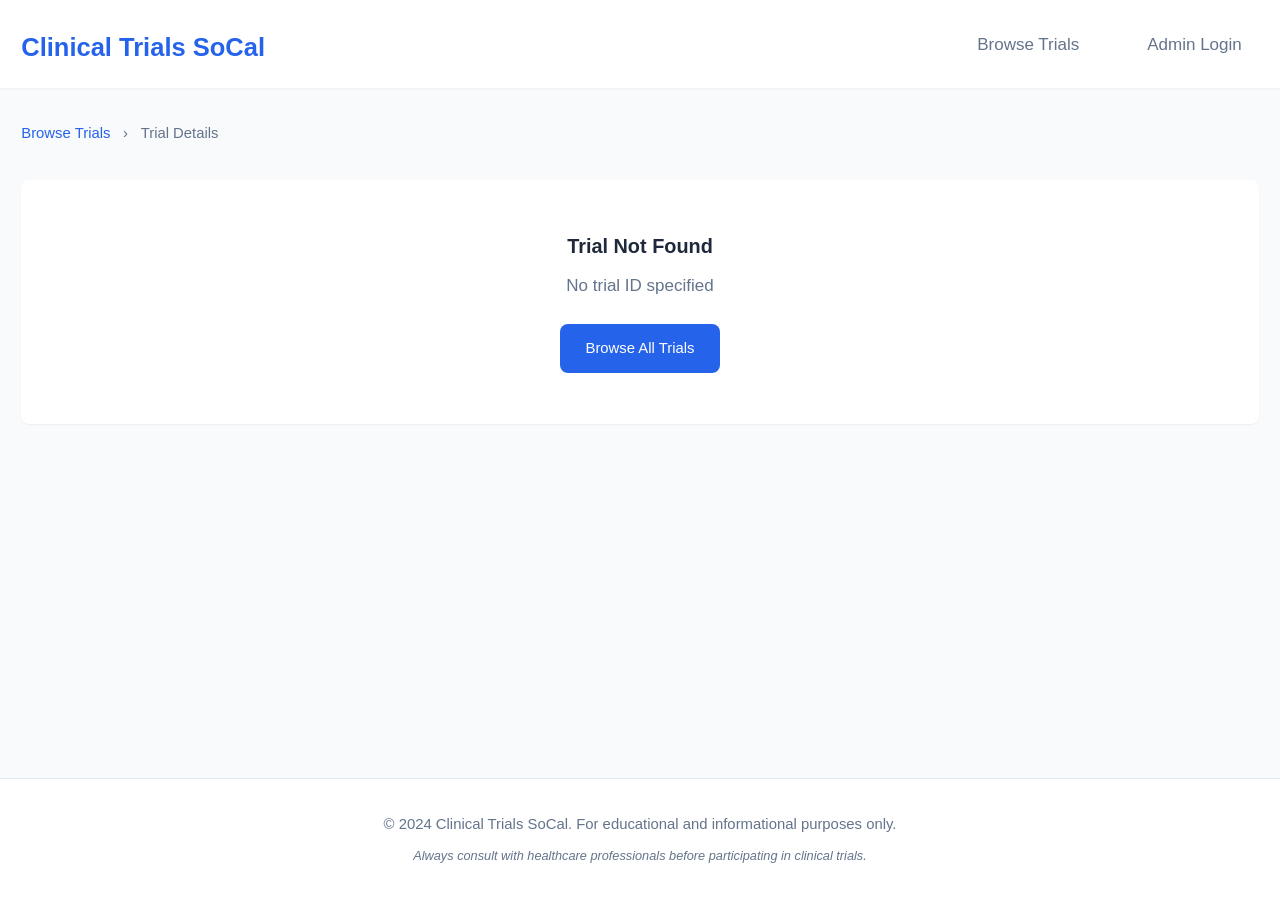
<file: trial-detail.html>
<!DOCTYPE html>
<html lang="en">
<head>
    <meta charset="UTF-8">
    <meta name="viewport" content="width=device-width, initial-scale=1.0">
    <title>Clinical Trial Details - Clinical Trials SoCal</title>
    <meta name="description" content="Detailed information about clinical trial">
    <link rel="stylesheet" href="css/styles.css">
    <link rel="stylesheet" href="css/components.css">
</head>
<body>
    <header class="header">
        <div class="container">
            <div class="header-content">
                <h1 class="logo">
                    <a href="index.html">Clinical Trials SoCal</a>
                </h1>
                <nav class="nav">
                    <ul class="nav-list">
                        <li><a href="index.html" class="nav-link">Browse Trials</a></li>
                        <li><a href="admin-login.html" class="nav-link">Admin Login</a></li>
                    </ul>
                </nav>
            </div>
        </div>
    </header>

    <main class="main">
        <div class="container">
            <!-- Breadcrumb Navigation -->
            <nav class="breadcrumb" style="margin-bottom: 2rem; color: var(--text-secondary); font-size: 0.875rem;">
                <a href="index.html" style="color: var(--primary-color); text-decoration: none;">Browse Trials</a>
                <span style="margin: 0 0.5rem;"> › </span>
                <span id="breadcrumbTitle">Trial Details</span>
            </nav>

            <!-- Loading State -->
            <div id="loadingState" class="loading-spinner">
                <div class="spinner"></div>
                <p>Loading trial details...</p>
            </div>

            <!-- Error State -->
            <div id="errorState" class="no-results" style="display: none;">
                <div class="no-results-content">
                    <h3>Trial Not Found</h3>
                    <p>The requested clinical trial could not be found or may have been removed.</p>
                    <a href="index.html" class="btn btn-primary">Browse All Trials</a>
                </div>
            </div>

            <!-- Trial Detail Content -->
            <div id="trialDetailContent" style="display: none;">
                <!-- Trial Header -->
                <section class="trial-header" style="background: var(--card-background); border-radius: var(--border-radius); padding: 2rem; margin-bottom: 2rem; box-shadow: var(--shadow-sm);">
                    <div style="display: flex; justify-content: space-between; align-items: flex-start; gap: 2rem; margin-bottom: 1.5rem;">
                        <div style="flex: 1;">
                            <h1 id="trialTitle" class="trial-title" style="font-size: 2rem; margin-bottom: 1rem; line-height: 1.3;"></h1>
                            <div style="display: flex; align-items: center; gap: 1rem; margin-bottom: 1rem;">
                                <span id="trialStatus" class="trial-status"></span>
                                <span id="trialPhase" style="padding: 0.25rem 0.75rem; background: #f1f5f9; color: var(--text-secondary); border-radius: 20px; font-size: 0.75rem; font-weight: 600;"></span>
                            </div>
                        </div>
                        <div style="text-align: right;">
                            <button id="contactBtn" class="btn btn-primary" style="margin-bottom: 0.5rem; min-width: 150px;">Contact Study Team</button>
                            <div style="font-size: 0.75rem; color: var(--text-secondary);">
                                Website updated: <span id="lastUpdated"></span>
                            </div>
                        </div>
                    </div>
                    
                    <p id="trialDescription" style="font-size: 1.125rem; line-height: 1.6; color: var(--text-secondary); margin: 0;"></p>
                </section>

                <!-- Main Content Grid -->
                <div style="display: grid; grid-template-columns: 2fr 1fr; gap: 2rem; align-items: start;">
                    <!-- Left Column - Main Information -->
                    <div class="trial-main-info">
                        <!-- Eligibility Criteria -->
                        <section class="trial-section" style="background: var(--card-background); border-radius: var(--border-radius); padding: 1.5rem; margin-bottom: 1.5rem; box-shadow: var(--shadow-sm);">
                            <h2 style="font-size: 1.25rem; font-weight: 600; margin-bottom: 1rem; color: var(--text-primary);">Eligibility Criteria</h2>
                            <ul id="eligibilityCriteria" class="eligibility-list" style="list-style: none; padding: 0; margin: 0;">
                                <!-- Criteria items will be populated here -->
                            </ul>
                        </section>

                        <!-- Study Objectives -->
                        <section class="trial-section" style="background: var(--card-background); border-radius: var(--border-radius); padding: 1.5rem; margin-bottom: 1.5rem; box-shadow: var(--shadow-sm);">
                            <h2 style="font-size: 1.25rem; font-weight: 600; margin-bottom: 1rem; color: var(--text-primary);">Study Objectives</h2>
                            
                            <div style="margin-bottom: 1.5rem;">
                                <h3 style="font-size: 1rem; font-weight: 600; margin-bottom: 0.5rem; color: var(--text-primary);">Primary Objective</h3>
                                <p id="primaryObjective" style="color: var(--text-secondary); line-height: 1.6; margin: 0;"></p>
                            </div>
                            
                            <div id="secondaryObjectivesSection" style="display: none;">
                                <h3 style="font-size: 1rem; font-weight: 600; margin-bottom: 0.75rem; color: var(--text-primary);">Secondary Objectives</h3>
                                <ul id="secondaryObjectives" style="color: var(--text-secondary); line-height: 1.6; margin: 0; padding-left: 1.25rem;">
                                    <!-- Secondary objectives will be populated here -->
                                </ul>
                            </div>
                        </section>

                        <!-- Study Timeline -->
                        <section class="trial-section" style="background: var(--card-background); border-radius: var(--border-radius); padding: 1.5rem; margin-bottom: 1.5rem; box-shadow: var(--shadow-sm);">
                            <h2 style="font-size: 1.25rem; font-weight: 600; margin-bottom: 1rem; color: var(--text-primary);">Study Timeline</h2>
                            <div class="timeline-info" style="display: grid; grid-template-columns: repeat(auto-fit, minmax(200px, 1fr)); gap: 1rem;">
                                <div>
                                    <div style="font-size: 0.75rem; font-weight: 600; color: var(--text-secondary); text-transform: uppercase; letter-spacing: 0.025em; margin-bottom: 0.25rem;">Start Date</div>
                                    <div id="startDate" style="font-weight: 500; color: var(--text-primary);"></div>
                                </div>
                                <div>
                                    <div style="font-size: 0.75rem; font-weight: 600; color: var(--text-secondary); text-transform: uppercase; letter-spacing: 0.025em; margin-bottom: 0.25rem;">Last Website Update</div>
                                    <div id="lastWebsiteUpdate" style="font-weight: 500; color: var(--text-primary);"></div>
                                </div>
                                <div>
                                    <div style="font-size: 0.75rem; font-weight: 600; color: var(--text-secondary); text-transform: uppercase; letter-spacing: 0.025em; margin-bottom: 0.25rem;">Institute ID</div>
                                    <div id="instituteId" style="font-weight: 500; color: var(--text-primary); word-break: break-word;"></div>
                                </div>
                            </div>
                        </section>
                    </div>

                    <!-- Right Column - Sidebar Information -->
                    <aside class="trial-sidebar">
                        <!-- Contact Information -->
                        <section class="sidebar-section" style="background: var(--card-background); border-radius: var(--border-radius); padding: 1.5rem; margin-bottom: 1.5rem; box-shadow: var(--shadow-sm);">
                            <h3 style="font-size: 1.125rem; font-weight: 600; margin-bottom: 1rem; color: var(--text-primary);">Contact Information</h3>
                            
                            <div style="margin-bottom: 1rem;">
                                <div style="font-size: 0.75rem; font-weight: 600; color: var(--text-secondary); text-transform: uppercase; letter-spacing: 0.025em; margin-bottom: 0.25rem;">Study Team Email</div>
                                <a id="contactEmail" href="#" style="color: var(--primary-color); text-decoration: none; font-weight: 500; word-break: break-word;"></a>
                            </div>

                            <div style="margin-bottom: 1rem;">
                                <div style="font-size: 0.75rem; font-weight: 600; color: var(--text-secondary); text-transform: uppercase; letter-spacing: 0.025em; margin-bottom: 0.25rem;">PI Name</div>
                                <div id="piName" style="color: var(--text-primary); font-weight: 500;"></div>
                            </div>
                            
                            <button id="copyEmailBtn" class="btn btn-outline" style="width: 100%; margin-bottom: 0.75rem;">Copy Email Address</button>
                            
                            <div style="font-size: 0.75rem; color: var(--text-secondary); line-height: 1.4;">
                                <strong>Note:</strong> Please mention this specific trial when contacting the study team.
                            </div>
                        </section>

                        <!-- Institution Information -->
                        <section class="sidebar-section" style="background: var(--card-background); border-radius: var(--border-radius); padding: 1.5rem; margin-bottom: 1.5rem; box-shadow: var(--shadow-sm);">
                            <h3 style="font-size: 1.125rem; font-weight: 600; margin-bottom: 1rem; color: var(--text-primary);">Institution</h3>
                            
                            <div id="locationInfo">
                                <div id="hospitalName" style="font-weight: 600; color: var(--text-primary); margin-bottom: 0.5rem;"></div>
                                <div id="institutionMeta" style="color: var(--text-secondary); line-height: 1.4;"></div>
                            </div>
                        </section>

                        <!-- Study Details -->
                        <section class="sidebar-section" style="background: var(--card-background); border-radius: var(--border-radius); padding: 1.5rem; margin-bottom: 1.5rem; box-shadow: var(--shadow-sm);">
                            <h3 style="font-size: 1.125rem; font-weight: 600; margin-bottom: 1rem; color: var(--text-primary);">Study Details</h3>
                            
                            <div class="detail-grid" style="display: grid; gap: 0.75rem;">
                                <div>
                                    <div style="font-size: 0.75rem; font-weight: 600; color: var(--text-secondary); text-transform: uppercase; letter-spacing: 0.025em; margin-bottom: 0.25rem;">Study Type</div>
                                    <div id="studyType" style="color: var(--text-primary);"></div>
                                </div>
                                <div>
                                    <div style="font-size: 0.75rem; font-weight: 600; color: var(--text-secondary); text-transform: uppercase; letter-spacing: 0.025em; margin-bottom: 0.25rem;">Phase</div>
                                    <div id="studyPhase" style="color: var(--text-primary);"></div>
                                </div>
                                <div>
                                    <div style="font-size: 0.75rem; font-weight: 600; color: var(--text-secondary); text-transform: uppercase; letter-spacing: 0.025em; margin-bottom: 0.25rem;">Sponsor</div>
                                    <div id="sponsor" style="color: var(--text-primary); word-break: break-word;"></div>
                                </div>
                                <div>
                                    <div style="font-size: 0.75rem; font-weight: 600; color: var(--text-secondary); text-transform: uppercase; letter-spacing: 0.025em; margin-bottom: 0.25rem;">NCTID</div>
                                    <div id="nctId" style="color: var(--text-primary); word-break: break-word;"></div>
                                </div>
                            </div>
                        </section>

                        <!-- Quick Actions -->
                        <section class="sidebar-section" style="background: var(--card-background); border-radius: var(--border-radius); padding: 1.5rem; box-shadow: var(--shadow-sm);">
                            <h3 style="font-size: 1.125rem; font-weight: 600; margin-bottom: 1rem; color: var(--text-primary);">Quick Actions</h3>
                            
                            <div style="display: grid; gap: 0.75rem;">
                                <button id="printBtn" class="btn btn-outline">Print Trial Info</button>
                                <button id="shareBtn" class="btn btn-outline">Share Trial</button>
                                <a href="index.html" class="btn btn-secondary" style="text-align: center; text-decoration: none;">Back to Browse</a>
                            </div>
                        </section>
                    </aside>
                </div>
            </div>
        </div>
    </main>

    <footer class="footer">
        <div class="container">
            <div class="footer-content">
                <p class="footer-text">
                    &copy; 2024 Clinical Trials SoCal. 
                    For educational and informational purposes only.
                </p>
                <p class="footer-disclaimer">
                    Always consult with healthcare professionals before participating in clinical trials.
                </p>
            </div>
        </div>
    </footer>

    <script src="js/utils.js"></script>
    <script src="js/trial-manager.js"></script>
    <script>
        // Trial Detail Page specific functionality
        class TrialDetailPage {
            constructor() {
                this.trialManager = new TrialManager();
                this.currentTrial = null;
            }

            async init() {
                try {
                    // Load trials data
                    const hasStoredData = this.trialManager.loadTrialsFromStorage();
                    if (!hasStoredData) {
                        await this.trialManager.loadTrials();
                    }

                    // Get trial ID from URL
                    const urlParams = Utils.getUrlParams();
                    const trialId = urlParams.get('id');

                    if (!trialId) {
                        this.showError('No trial ID specified');
                        return;
                    }

                    // Get trial data
                    this.currentTrial = this.trialManager.getTrialById(trialId);
                    
                    if (!this.currentTrial) {
                        this.showError('Trial not found');
                        return;
                    }

                    // Display trial details
                    this.displayTrial();
                    this.bindEventListeners();

                } catch (error) {
                    console.error('Error loading trial details:', error);
                    this.showError('Failed to load trial details');
                }
            }

            showError(message) {
                document.getElementById('loadingState').style.display = 'none';
                document.getElementById('errorState').style.display = 'block';
                document.getElementById('trialDetailContent').style.display = 'none';
                
                const errorContent = document.querySelector('#errorState .no-results-content p');
                if (errorContent) {
                    errorContent.textContent = message;
                }
            }

            displayTrial() {
                const trial = this.currentTrial;
                const statusConfig = Utils.getStatusConfig(trial.status);

                // Hide loading, show content
                document.getElementById('loadingState').style.display = 'none';
                document.getElementById('trialDetailContent').style.display = 'block';

                // Update page title and breadcrumb
                document.title = `${trial.title} - Clinical Trials SoCal`;
                document.getElementById('breadcrumbTitle').textContent = Utils.truncateText(trial.title, 50);

                // Header information
                document.getElementById('trialTitle').textContent = trial.title;
                document.getElementById('trialStatus').className = `trial-status ${statusConfig.className}`;
                document.getElementById('trialStatus').textContent = statusConfig.label;
                document.getElementById('trialPhase').textContent = trial.phase || 'Not specified';
                document.getElementById('trialDescription').textContent = trial.description;
                document.getElementById('lastUpdated').textContent = Utils.formatDate(Utils.getDisplayWebsiteUpdate(trial));

                // Eligibility
                this.displayEligibilityCriteria(trial.eligibilityCriteria || []);

                // Objectives
                document.getElementById('primaryObjective').textContent = trial.primaryObjective;
                this.displaySecondaryObjectives(trial.secondaryObjectives || []);

                // Timeline
                document.getElementById('startDate').textContent = Utils.formatDate(trial.startDate);
                document.getElementById('lastWebsiteUpdate').textContent = Utils.formatDate(Utils.getDisplayWebsiteUpdate(trial));
                document.getElementById('instituteId').textContent = Utils.getDisplayInstituteId(trial) || 'Not specified';

                // Contact information
                const contactEmail = document.getElementById('contactEmail');
                if (trial.contactEmail) {
                    contactEmail.href = `mailto:${trial.contactEmail}?subject=Inquiry about ${trial.title}`;
                    contactEmail.textContent = trial.contactEmail;
                } else {
                    contactEmail.href = '#';
                    contactEmail.textContent = 'Not specified';
                }
                document.getElementById('piName').textContent = trial.piName || 'Not specified';

                // Institution information
                document.getElementById('hospitalName').textContent = trial.location.hospital || 'Not specified';
                document.getElementById('institutionMeta').textContent = `Institute ID: ${Utils.getDisplayInstituteId(trial) || 'Not specified'}`;

                // Study details
                document.getElementById('studyType').textContent = trial.studyType || 'Not specified';
                document.getElementById('studyPhase').textContent = trial.phase || 'Not specified';
                document.getElementById('sponsor').textContent = trial.sponsor || 'Not specified';
                document.getElementById('nctId').textContent = trial.nctId || 'Not specified';
            }

            displayEligibilityCriteria(criteria) {
                const list = document.getElementById('eligibilityCriteria');
                Utils.clearElement(list);

                criteria.forEach(criterion => {
                    const li = document.createElement('li');
                    li.style.cssText = `
                        padding: 0.5rem 0;
                        border-bottom: 1px solid var(--border-color);
                        display: flex;
                        align-items: flex-start;
                        gap: 0.5rem;
                    `;
                    li.innerHTML = `
                        <span style="color: var(--success-color); font-weight: bold; flex-shrink: 0; margin-top: 0.125rem;">✓</span>
                        <span style="color: var(--text-secondary); line-height: 1.5;">${Utils.sanitizeHTML(criterion)}</span>
                    `;
                    list.appendChild(li);
                });

                if (criteria.length === 0) {
                    list.innerHTML = '<li style="color: var(--text-secondary); font-style: italic;">No specific criteria listed</li>';
                }
            }

            displaySecondaryObjectives(objectives) {
                const section = document.getElementById('secondaryObjectivesSection');
                const list = document.getElementById('secondaryObjectives');

                if (objectives.length === 0) {
                    section.style.display = 'none';
                    return;
                }

                section.style.display = 'block';
                Utils.clearElement(list);

                objectives.forEach(objective => {
                    const li = document.createElement('li');
                    li.textContent = objective;
                    li.style.marginBottom = '0.25rem';
                    list.appendChild(li);
                });
            }

            bindEventListeners() {
                // Contact button
                document.getElementById('contactBtn').addEventListener('click', () => {
                    if (!this.currentTrial.contactEmail) {
                        Utils.showErrorMessage('No contact email provided for this trial');
                        return;
                    }
                    window.location.href = `mailto:${this.currentTrial.contactEmail}?subject=Inquiry about ${this.currentTrial.title}`;
                });

                // Copy email button
                document.getElementById('copyEmailBtn').addEventListener('click', async () => {
                    if (!this.currentTrial.contactEmail) {
                        Utils.showErrorMessage('No contact email provided for this trial');
                        return;
                    }
                    const success = await Utils.copyToClipboard(this.currentTrial.contactEmail);
                    if (success) {
                        Utils.showSuccessMessage('Email address copied to clipboard');
                    } else {
                        Utils.showErrorMessage('Failed to copy email address');
                    }
                });

                // Print button
                document.getElementById('printBtn').addEventListener('click', () => {
                    window.print();
                });

                // Share button
                document.getElementById('shareBtn').addEventListener('click', async () => {
                    if (navigator.share) {
                        try {
                            await navigator.share({
                                title: this.currentTrial.title,
                                text: `Check out this clinical trial: ${this.currentTrial.title}`,
                                url: window.location.href
                            });
                        } catch (error) {
                            this.fallbackShare();
                        }
                    } else {
                        this.fallbackShare();
                    }
                });
            }

            fallbackShare() {
                const success = Utils.copyToClipboard(window.location.href);
                if (success) {
                    Utils.showSuccessMessage('Trial URL copied to clipboard');
                } else {
                    Utils.showErrorMessage('Failed to copy URL');
                }
            }
        }

        // Initialize when DOM is loaded
        document.addEventListener('DOMContentLoaded', () => {
            const page = new TrialDetailPage();
            page.init();
        });
    </script>

    <style>
        /* Print styles */
        @media print {
            .header, .footer, .breadcrumb, #contactBtn, #copyEmailBtn, #getDirectionsBtn, #printBtn, #shareBtn {
                display: none !important;
            }
            
            body {
                background: white !important;
            }
            
            .trial-section, .sidebar-section {
                box-shadow: none !important;
                border: 1px solid #ddd !important;
                break-inside: avoid;
                margin-bottom: 1rem !important;
            }
        }

        /* Responsive adjustments */
        @media (max-width: 968px) {
            .container > div[style*="grid-template-columns"] {
                grid-template-columns: 1fr !important;
                gap: 1rem !important;
            }
            
            .trial-sidebar {
                order: -1;
            }
            
            .trial-header div[style*="flex"] {
                flex-direction: column !important;
                gap: 1rem !important;
            }
            
            .trial-header div[style*="text-align: right"] {
                text-align: left !important;
            }
        }

        @media (max-width: 480px) {
            .timeline-info {
                grid-template-columns: 1fr !important;
            }
            
            .trial-header {
                padding: 1.5rem !important;
            }
            
            .trial-section, .sidebar-section {
                padding: 1.25rem !important;
            }
        }
    </style>
</body>
</html>
</file>
<file: css/styles.css>
/* CSS Custom Properties for consistent theming */
:root {
  --primary-color: #2563eb;
  --primary-hover: #1d4ed8;
  --secondary-color: #64748b;
  --success-color: #10b981;
  --warning-color: #f59e0b;
  --error-color: #ef4444;
  --background-color: #f8fafc;
  --card-background: #ffffff;
  --text-primary: #1e293b;
  --text-secondary: #64748b;
  --border-color: #e2e8f0;
  --border-radius: 8px;
  --shadow-sm: 0 1px 2px 0 rgb(0 0 0 / 0.05);
  --shadow-md: 0 4px 6px -1px rgb(0 0 0 / 0.1);
  --shadow-lg: 0 10px 15px -3px rgb(0 0 0 / 0.1);
  --font-sans: -apple-system, BlinkMacSystemFont, 'Segoe UI', Roboto, sans-serif;
}

/* Base Styles */
* {
  margin: 0;
  padding: 0;
  box-sizing: border-box;
}

html {
  -webkit-text-size-adjust: 100%;
  text-size-adjust: 100%;
}

@media (min-width: 1280px) {
  html {
    font-size: 17px;
  }
}

body {
  font-family: var(--font-sans);
  background-color: var(--background-color);
  color: var(--text-primary);
  line-height: 1.6;
  min-height: 100vh;
  display: flex;
  flex-direction: column;
}

button,
input,
select,
textarea {
  font: inherit;
}

/* Container */
.container {
  max-width: 1200px;
  margin: 0 auto;
  padding: 0 1rem;
}

@media (min-width: 1280px) {
  .container {
    max-width: 1400px;
    padding: 0 1.25rem;
  }
}

/* Header */
.header {
  background-color: var(--card-background);
  box-shadow: var(--shadow-sm);
  position: sticky;
  top: 0;
  z-index: 100;
}

.header-content {
  display: flex;
  justify-content: space-between;
  align-items: center;
  padding: 1rem 0;
}

.logo a {
  font-size: 1.5rem;
  font-weight: 700;
  color: var(--primary-color);
  text-decoration: none;
  transition: color 0.2s ease;
}

.logo a:hover {
  color: var(--primary-hover);
}

.nav-list {
  display: flex;
  list-style: none;
  gap: 2rem;
}

.nav-link {
  color: var(--text-secondary);
  text-decoration: none;
  font-weight: 500;
  padding: 0.5rem 1rem;
  border-radius: var(--border-radius);
  transition: all 0.2s ease;
}

.nav-link:hover,
.nav-link.active {
  color: var(--primary-color);
  background-color: #f1f5f9;
}

/* Main Content */
.main {
  flex: 1;
  padding: 2rem 0;
}

/* Hero Section */
.hero {
  text-align: center;
  margin-bottom: 3rem;
}

.hero-title {
  font-size: 2.5rem;
  font-weight: 800;
  color: var(--text-primary);
  margin-bottom: 1rem;
}

.hero-description {
  font-size: 1.125rem;
  color: var(--text-secondary);
  max-width: 600px;
  margin: 0 auto;
}

.patient-search-panel {
  margin-bottom: 1.5rem;
}

.patient-search-empty {
  background: linear-gradient(135deg, #f8fafc 0%, #eef6ff 100%);
  border: 1px solid var(--border-color);
  border-radius: 16px;
  padding: 2rem;
  box-shadow: var(--shadow-sm);
}

.patient-search-empty h3 {
  font-size: 1.25rem;
  margin-bottom: 0.5rem;
  color: var(--text-primary);
}

.patient-search-empty p {
  color: var(--text-secondary);
  max-width: 46rem;
  margin-bottom: 1rem;
}

.patient-search-empty-note {
  display: inline-flex;
  align-items: center;
  gap: 0.45rem;
  padding: 0.45rem 0.8rem;
  border-radius: 999px;
  background: #ffffff;
  border: 1px solid var(--border-color);
  color: var(--text-secondary);
  font-size: 0.82rem;
  font-weight: 600;
}

/* Search Section */
.search-section {
  margin-bottom: 2rem;
}

.search-container {
  max-width: 600px;
  margin: 0 auto;
}

.search-bar {
  display: flex;
  background-color: var(--card-background);
  border: 1px solid var(--border-color);
  border-radius: var(--border-radius);
  overflow: hidden;
  box-shadow: var(--shadow-sm);
}

.search-input {
  flex: 1;
  padding: 1rem;
  border: none;
  outline: none;
  font-size: 1rem;
  background: transparent;
}

.search-input::placeholder {
  color: var(--text-secondary);
}

.search-btn {
  padding: 1rem;
  background-color: var(--primary-color);
  color: white;
  border: none;
  cursor: pointer;
  transition: background-color 0.2s ease;
}

.search-btn:hover {
  background-color: var(--primary-hover);
}

.search-icon {
  font-size: 1.2rem;
}

/* Content Layout */
.content-layout {
  display: grid;
  grid-template-columns: 250px 1fr;
  gap: 2rem;
  align-items: start;
}

@media (min-width: 1280px) {
  .content-layout {
    grid-template-columns: 280px minmax(0, 1fr);
    gap: 2.5rem;
  }
}

/* Filters Sidebar */
.filters-sidebar {
  background-color: var(--card-background);
  border-radius: var(--border-radius);
  padding: 1.5rem;
  box-shadow: var(--shadow-sm);
  position: sticky;
  top: 100px;
}

.filters-title {
  font-size: 1.25rem;
  font-weight: 600;
  margin-bottom: 1.5rem;
  color: var(--text-primary);
}

.filter-group {
  margin-bottom: 2rem;
}

.filter-label {
  font-size: 0.875rem;
  font-weight: 600;
  color: var(--text-primary);
  margin-bottom: 0.75rem;
  display: block;
  text-transform: uppercase;
  letter-spacing: 0.025em;
}

.filter-options {
  display: flex;
  flex-direction: column;
  gap: 0.5rem;
}

.filter-option {
  display: flex;
  align-items: center;
  cursor: pointer;
  padding: 0.25rem 0;
}

.filter-option input[type="radio"] {
  margin-right: 0.5rem;
}

.filter-text {
  color: var(--text-secondary);
  font-size: 0.875rem;
}

.filter-select {
  width: 100%;
  padding: 0.5rem;
  border: 1px solid var(--border-color);
  border-radius: var(--border-radius);
  background-color: var(--card-background);
  color: var(--text-primary);
  font-size: 0.875rem;
}

.filter-multi-select {
  min-height: 9rem;
}

.filter-help {
  color: var(--text-secondary);
  font-size: 0.75rem;
  margin-top: 0.5rem;
  line-height: 1.4;
}

.clear-filters-btn {
  width: 100%;
  padding: 0.75rem;
  background-color: var(--secondary-color);
  color: white;
  border: none;
  border-radius: var(--border-radius);
  cursor: pointer;
  font-weight: 500;
  transition: background-color 0.2s ease;
}

.clear-filters-btn:hover {
  background-color: #475569;
}

/* Main Content Area */
.main-content {
  min-height: 500px;
}

.results-header {
  display: flex;
  justify-content: space-between;
  align-items: center;
  margin-bottom: 1.5rem;
  padding: 1rem;
  background-color: var(--card-background);
  border-radius: var(--border-radius);
  box-shadow: var(--shadow-sm);
}

.results-count {
  font-weight: 600;
  color: var(--text-primary);
}

.sort-controls {
  display: flex;
  align-items: center;
  gap: 0.5rem;
}

.sort-label {
  font-size: 0.875rem;
  color: var(--text-secondary);
  font-weight: 500;
}

.sort-select {
  padding: 0.5rem;
  border: 1px solid var(--border-color);
  border-radius: var(--border-radius);
  background-color: var(--card-background);
  color: var(--text-primary);
  font-size: 0.875rem;
}

/* Loading and No Results */
.loading-spinner {
  text-align: center;
  padding: 3rem;
  color: var(--text-secondary);
}

.spinner {
  width: 40px;
  height: 40px;
  border: 3px solid var(--border-color);
  border-top: 3px solid var(--primary-color);
  border-radius: 50%;
  animation: spin 1s linear infinite;
  margin: 0 auto 1rem;
}

@keyframes spin {
  0% { transform: rotate(0deg); }
  100% { transform: rotate(360deg); }
}

.no-results {
  text-align: center;
  padding: 3rem;
  background-color: var(--card-background);
  border-radius: var(--border-radius);
  box-shadow: var(--shadow-sm);
}

.no-results h3 {
  color: var(--text-primary);
  margin-bottom: 0.5rem;
}

.no-results p {
  color: var(--text-secondary);
  margin-bottom: 1.5rem;
}

.reset-btn {
  padding: 0.75rem 1.5rem;
  background-color: var(--primary-color);
  color: white;
  border: none;
  border-radius: var(--border-radius);
  cursor: pointer;
  font-weight: 500;
  transition: background-color 0.2s ease;
}

.reset-btn:hover {
  background-color: var(--primary-hover);
}

/* About Page */
.about-section {
  background-color: var(--card-background);
  border-radius: var(--border-radius);
  box-shadow: var(--shadow-sm);
  padding: 1.5rem;
  margin-bottom: 1.5rem;
}

.about-title {
  font-size: 1.25rem;
  color: var(--text-primary);
  margin-bottom: 0.75rem;
}

.about-text {
  color: var(--text-secondary);
  line-height: 1.65;
  margin-bottom: 1rem;
}

.about-list {
  margin: 0 0 1rem 1.25rem;
  color: var(--text-secondary);
  line-height: 1.7;
}

.about-org-list {
  columns: 2;
  column-gap: 2rem;
}

/* Physician Community Mock Page */
.community-hero {
  margin-bottom: 2rem;
}

.community-hero-content {
  background: linear-gradient(135deg, #eff6ff 0%, #f8fafc 55%, #ecfeff 100%);
  border: 1px solid var(--border-color);
  border-radius: var(--border-radius);
  box-shadow: var(--shadow-sm);
  padding: 2rem;
  margin-bottom: 1rem;
}

.community-identity {
  font-size: 0.8rem;
  color: var(--text-secondary);
  font-weight: 600;
  letter-spacing: 0.03em;
  text-transform: uppercase;
  margin-bottom: 0.75rem;
}

.community-disclaimer {
  background: #fefce8;
  border: 1px solid #fde68a;
  border-left: 4px solid var(--warning-color);
  border-radius: var(--border-radius);
  padding: 0.875rem 1rem;
}

.community-disclaimer-title {
  font-size: 0.875rem;
  font-weight: 700;
  color: #854d0e;
  margin-bottom: 0.25rem;
}

.community-disclaimer-text {
  font-size: 0.875rem;
  color: #92400e;
  margin: 0;
}

.community-layout {
  display: grid;
  grid-template-columns: 1fr;
  gap: 1rem;
  align-items: start;
}

.community-panel {
  background-color: var(--card-background);
  border: 1px solid var(--border-color);
  border-radius: var(--border-radius);
  box-shadow: var(--shadow-sm);
  padding: 1.25rem;
}

.community-step {
  width: 100%;
}

.community-step-header {
  display: flex;
  align-items: center;
  gap: 0.6rem;
  margin-bottom: 0.4rem;
}

.community-step-index {
  display: inline-flex;
  align-items: center;
  justify-content: center;
  border-radius: 999px;
  background: #e2e8f0;
  color: var(--text-primary);
  font-size: 0.72rem;
  font-weight: 700;
  letter-spacing: 0.02em;
  padding: 0.2rem 0.55rem;
  text-transform: uppercase;
}

.community-step-selection {
  border: 1px solid var(--border-color);
  border-radius: var(--border-radius);
  background: #f8fafc;
  color: var(--text-secondary);
  font-size: 0.84rem;
  padding: 0.5rem 0.65rem;
  margin-bottom: 0.85rem;
}

.community-step-selection,
.community-feed-meta,
.community-thread-toggle,
.community-trial-selector-head h4,
.community-trial-head h4 {
  overflow-wrap: anywhere;
}

.community-panel-title {
  font-size: 1.125rem;
  font-weight: 600;
  color: var(--text-primary);
  margin-bottom: 0.5rem;
}

.community-panel-subtitle {
  font-size: 0.875rem;
  color: var(--text-secondary);
  line-height: 1.5;
  margin-bottom: 1rem;
}

.community-group-list {
  display: grid;
  gap: 0.75rem;
}

.community-group-card {
  -webkit-appearance: none;
  appearance: none;
  display: block;
  width: 100%;
  text-align: left;
  font-family: inherit;
  font-size: 1rem;
  line-height: 1.4;
  cursor: pointer;
  border: 1px solid var(--border-color);
  border-radius: var(--border-radius);
  background: #f8fafc;
  padding: 0.875rem;
  transition: border-color 0.2s ease, box-shadow 0.2s ease, transform 0.2s ease;
}

.community-group-card.is-active {
  border-color: var(--primary-color);
  background: #eff6ff;
  box-shadow: 0 0 0 2px rgba(37, 99, 235, 0.08);
}

.community-group-card:hover {
  border-color: #93c5fd;
  transform: translateY(-1px);
}

.community-group-meta {
  margin-top: 0.55rem;
  font-size: 0.75rem;
  color: var(--text-secondary);
}

.community-group-head {
  display: flex;
  align-items: center;
  justify-content: space-between;
  gap: 0.5rem;
  margin-bottom: 0.5rem;
}

.community-group-head h4 {
  font-size: 1rem;
  color: var(--text-primary);
  margin: 0;
}

.community-group-card p {
  font-size: 0.8125rem;
  color: var(--text-secondary);
  line-height: 1.45;
  margin: 0;
}

.community-unread-badge {
  min-width: 1.5rem;
  height: 1.5rem;
  padding: 0 0.4rem;
  border-radius: 999px;
  background: var(--primary-color);
  color: white;
  font-size: 0.75rem;
  font-weight: 700;
  display: inline-flex;
  align-items: center;
  justify-content: center;
  flex-shrink: 0;
}

.community-feed-header {
  display: flex;
  align-items: center;
  justify-content: space-between;
  gap: 0.75rem;
  margin-bottom: 0.65rem;
}

.community-feed-toolbar {
  display: grid;
  grid-template-columns: 1fr 1fr auto;
  gap: 0.75rem;
  margin-bottom: 1rem;
}

.community-toolbar-control {
  display: grid;
  gap: 0.35rem;
}

.community-toolbar-control span {
  font-size: 0.75rem;
  color: var(--text-secondary);
  font-weight: 600;
  text-transform: uppercase;
  letter-spacing: 0.02em;
}

.community-toolbar-select {
  border: 1px solid var(--border-color);
  border-radius: var(--border-radius);
  background: var(--card-background);
  color: var(--text-primary);
  font-size: 0.875rem;
  padding: 0.5rem 0.6rem;
  min-height: 2.25rem;
}

.community-toolbar-select:disabled {
  background: #f1f5f9;
  color: #94a3b8;
  cursor: not-allowed;
}

.community-toolbar-btn {
  align-self: end;
  border: 1px solid var(--border-color);
  border-radius: var(--border-radius);
  background: #f8fafc;
  color: var(--text-primary);
  font-size: 0.875rem;
  font-weight: 500;
  padding: 0.5rem 0.75rem;
  min-height: 2.25rem;
  cursor: pointer;
}

.community-toolbar-btn:disabled {
  opacity: 0.65;
  cursor: not-allowed;
}

.community-thread-list {
  display: grid;
  gap: 1rem;
}

.community-feed-meta {
  font-size: 0.75rem;
  color: var(--text-secondary);
  font-weight: 600;
  letter-spacing: 0.02em;
  text-transform: uppercase;
}

.community-thread {
  border: 1px solid var(--border-color);
  border-radius: var(--border-radius);
  background: #fbfdff;
  padding: 1rem;
  margin-bottom: 1rem;
}

.community-thread:last-child {
  margin-bottom: 0;
}

.community-thread.is-expanded {
  border-color: #93c5fd;
  box-shadow: 0 0 0 2px rgba(147, 197, 253, 0.2);
}

.community-thread-header {
  display: flex;
  align-items: flex-start;
  justify-content: space-between;
  gap: 0.75rem;
  margin-bottom: 0.4rem;
}

.community-thread-toggle {
  border: none;
  background: none;
  color: var(--text-primary);
  font-size: 1rem;
  line-height: 1.4;
  text-align: left;
  cursor: pointer;
  font-weight: 600;
  padding: 0;
}

.community-thread-time {
  font-size: 0.75rem;
  color: var(--text-secondary);
  white-space: nowrap;
}

.community-thread-author {
  font-size: 0.8rem;
  color: var(--primary-color);
  font-weight: 600;
  margin-bottom: 0.6rem;
}

.community-thread-body {
  font-size: 0.875rem;
  line-height: 1.55;
  color: var(--text-secondary);
  margin-bottom: 0.75rem;
}

.community-thread-details {
  margin: 0.5rem 0 0.8rem;
  font-size: 0.84rem;
  color: var(--text-secondary);
  line-height: 1.5;
  background: #f8fafc;
  border: 1px solid var(--border-color);
  border-radius: var(--border-radius);
  padding: 0.75rem;
}

.community-thread-note {
  margin-top: 0.5rem;
  font-size: 0.75rem;
  color: var(--text-secondary);
}

.community-tag-row {
  display: flex;
  flex-wrap: wrap;
  gap: 0.5rem;
  margin-bottom: 0.75rem;
}

.community-tag-btn {
  font-size: 0.75rem;
  color: var(--primary-color);
  background: #dbeafe;
  border: 1px solid #bfdbfe;
  border-radius: 999px;
  padding: 0.2rem 0.6rem;
  font-weight: 600;
  cursor: pointer;
}

.community-tag-btn.is-active {
  background: #bfdbfe;
  border-color: #93c5fd;
}

.community-thread-actions {
  display: flex;
  flex-wrap: wrap;
  align-items: center;
  gap: 0.5rem;
}

.community-action-toggle {
  border: 1px solid var(--border-color);
  border-radius: 999px;
  background: #f8fafc;
  color: var(--text-primary);
  font-size: 0.75rem;
  font-weight: 600;
  padding: 0.3rem 0.65rem;
  cursor: pointer;
}

.community-action-toggle.is-active {
  border-color: #93c5fd;
  background: #eff6ff;
  color: var(--primary-color);
}

.community-thread-replies {
  font-size: 0.75rem;
  color: var(--text-secondary);
  margin-left: auto;
}

.community-trial-selector-list {
  display: grid;
  gap: 0.75rem;
}

.community-trial-selector-item {
  -webkit-appearance: none;
  appearance: none;
  display: block;
  width: 100%;
  text-align: left;
  border: 1px solid var(--border-color);
  border-radius: var(--border-radius);
  background: #f8fafc;
  color: var(--text-primary);
  font-family: inherit;
  font-size: 1rem;
  line-height: 1.4;
  padding: 0.8rem;
  cursor: pointer;
  transition: border-color 0.2s ease, box-shadow 0.2s ease, transform 0.2s ease;
}

.community-trial-selector-item:hover {
  border-color: #93c5fd;
  transform: translateY(-1px);
}

.community-trial-selector-item.is-active {
  border-color: var(--primary-color);
  background: #eff6ff;
  box-shadow: 0 0 0 2px rgba(37, 99, 235, 0.08);
}

.community-trial-selector-head {
  display: flex;
  align-items: flex-start;
  justify-content: space-between;
  gap: 0.75rem;
  margin-bottom: 0.4rem;
}

.community-trial-selector-head h4 {
  font-size: 0.95rem;
  line-height: 1.35;
  color: var(--text-primary);
  margin: 0;
}

.community-trial-selector-meta {
  font-size: 0.78rem;
  color: var(--text-secondary);
  margin: 0.2rem 0 0;
}

.community-trial-grid {
  display: grid;
  gap: 0.875rem;
}

.community-trial-item {
  border: 1px solid var(--border-color);
  border-radius: var(--border-radius);
  background: #f8fafc;
  padding: 0.9rem;
}

.community-trial-head {
  display: flex;
  align-items: flex-start;
  justify-content: space-between;
  gap: 0.75rem;
  margin-bottom: 0.5rem;
}

.community-trial-head h4 {
  font-size: 0.95rem;
  line-height: 1.35;
  color: var(--text-primary);
  margin: 0;
}

.community-trial-item p {
  color: var(--text-secondary);
  font-size: 0.8125rem;
  line-height: 1.45;
  margin-bottom: 0.5rem;
}

.community-trial-site {
  font-size: 0.75rem;
  font-weight: 600;
  color: var(--text-primary);
}

.community-trial-meta {
  font-size: 0.75rem;
  color: var(--text-secondary);
}

.community-status-chip {
  border-radius: 999px;
  padding: 0.2rem 0.55rem;
  font-size: 0.7rem;
  font-weight: 700;
  white-space: nowrap;
}

.community-status-chip.recruiting {
  background: #dcfce7;
  color: #166534;
}

.community-status-chip.active {
  background: #dbeafe;
  color: #1e40af;
}

.community-status-chip.upcoming {
  background: #fef3c7;
  color: #92400e;
}

.community-status-chip.completed {
  background: #f3f4f6;
  color: #374151;
}

.community-trial-link {
  width: 100%;
  margin-top: 0.35rem;
}

.community-trial-link.is-disabled {
  opacity: 0.65;
  pointer-events: none;
}

.community-reference-card {
  margin-top: 1rem;
  border: 1px solid #d1d5db;
  border-radius: var(--border-radius);
  background: #f9fafb;
  padding: 0.9rem;
}

.community-reference-card h4 {
  font-size: 0.95rem;
  color: var(--text-primary);
  margin-bottom: 0.5rem;
}

.community-reference-list {
  margin: 0;
  padding-left: 1.1rem;
  color: var(--text-secondary);
  font-size: 0.8125rem;
  line-height: 1.5;
}

.community-composer {
  margin-top: 1rem;
  border-top: 1px solid var(--border-color);
  padding-top: 1rem;
}

.community-composer-title {
  font-size: 0.95rem;
  color: var(--text-primary);
  margin-bottom: 0.5rem;
}

.community-composer-input {
  width: 100%;
  border: 1px solid var(--border-color);
  border-radius: var(--border-radius);
  background: #f1f5f9;
  color: #64748b;
  font-size: 0.875rem;
  resize: vertical;
  padding: 0.75rem;
  margin-bottom: 0.6rem;
}

.community-composer-input:disabled {
  cursor: not-allowed;
}

.community-composer-btn:disabled {
  opacity: 0.7;
  cursor: not-allowed;
}

.community-composer-help {
  margin-top: 0.5rem;
  font-size: 0.75rem;
  color: var(--text-secondary);
}

.community-state-info,
.community-state-warning {
  border-radius: var(--border-radius);
  font-size: 0.875rem;
  line-height: 1.45;
  padding: 0.75rem;
}

.community-state-info {
  background: #f8fafc;
  border: 1px solid var(--border-color);
  color: var(--text-secondary);
}

.community-state-warning {
  margin-bottom: 0.75rem;
  background: #fef3c7;
  border: 1px solid #fcd34d;
  color: #92400e;
}

.community-group-card:focus-visible,
.community-trial-selector-item:focus-visible,
.community-thread-toggle:focus-visible,
.community-tag-btn:focus-visible,
.community-action-toggle:focus-visible,
.community-toolbar-select:focus-visible,
.community-toolbar-btn:focus-visible,
.community-trial-link:focus-visible {
  outline: 2px solid var(--primary-color);
  outline-offset: 2px;
}

/* Footer */
.footer {
  background-color: var(--card-background);
  border-top: 1px solid var(--border-color);
  padding: 2rem 0;
  margin-top: 3rem;
}

.footer-content {
  text-align: center;
}

.footer-icon {
  width: 6rem;
  height: 6rem;
  object-fit: contain;
  margin-bottom: 0.5rem;
}

.footer-text {
  color: var(--text-secondary);
  font-size: 0.875rem;
  margin-bottom: 0.5rem;
}

.footer-disclaimer {
  color: var(--text-secondary);
  font-size: 0.75rem;
  font-style: italic;
}

/* Responsive Design */
@media (max-width: 1024px) {
  .community-trial-grid {
    grid-template-columns: repeat(auto-fit, minmax(220px, 1fr));
  }
}

@media (max-width: 768px) {
  .header-content {
    flex-direction: column;
    align-items: stretch;
    gap: 1rem;
  }

  .logo {
    text-align: center;
  }

  .nav {
    width: 100%;
  }

  .nav-list {
    width: 100%;
    display: grid;
    grid-template-columns: repeat(2, minmax(0, 1fr));
    gap: 0.5rem;
  }

  .nav-link {
    display: block;
    text-align: center;
    padding: 0.5rem 0.6rem;
    line-height: 1.25;
    min-height: 2.5rem;
    overflow-wrap: anywhere;
  }

  .hero-title {
    font-size: 2rem;
  }

  .hero-description {
    font-size: 1rem;
  }

  .content-layout {
    grid-template-columns: 1fr;
    gap: 1rem;
  }

  .filters-sidebar {
    position: static;
    order: 2;
  }

  .main-content {
    order: 1;
  }

  .results-header {
    flex-direction: column;
    gap: 1rem;
    text-align: center;
  }

  .community-hero-content {
    padding: 1.5rem;
  }

  .community-layout {
    grid-template-columns: 1fr;
    gap: 1rem;
  }

  .community-feed-header,
  .community-thread-header {
    flex-direction: column;
    align-items: flex-start;
  }

  .community-feed-toolbar {
    grid-template-columns: 1fr;
  }

  .community-thread-replies {
    width: 100%;
    margin-left: 0;
  }

  .container {
    padding: 0 0.75rem;
  }
}

@media (max-width: 480px) {
  .hero-title {
    font-size: 1.75rem;
  }

  .search-bar {
    flex-direction: column;
  }

  .search-btn {
    border-radius: 0 0 var(--border-radius) var(--border-radius);
  }

  .filters-sidebar {
    padding: 1rem;
  }

  .about-org-list {
    columns: 1;
  }

  .community-hero-content {
    padding: 1.25rem;
  }

  .community-panel,
  .community-group-card,
  .community-thread,
  .community-trial-item,
  .community-reference-card {
    padding: 0.875rem;
  }

  .community-disclaimer {
    padding: 0.75rem;
  }

  .community-composer {
    padding-top: 0.875rem;
  }
}
</file>
<file: css/components.css>
/* Trial Cards Components */
.trials-grid {
  display: grid;
  grid-template-columns: minmax(0, 1fr);
  gap: 1rem;
}

.trial-card {
  --trial-accent: #94a3b8;
  background: linear-gradient(180deg, #ffffff 0%, #fbfdff 100%);
  border-radius: 22px;
  padding: 1.2rem 1.2rem 1.1rem;
  box-shadow: 0 20px 38px -30px rgba(15, 23, 42, 0.32);
  border: 1px solid rgba(148, 163, 184, 0.24);
  transition: transform 0.22s ease, box-shadow 0.22s ease, border-color 0.22s ease;
  cursor: pointer;
  position: relative;
  overflow: hidden;
}

.trial-card::before {
  content: "";
  position: absolute;
  inset: 0 auto 0 0;
  width: 4px;
  background: linear-gradient(180deg, var(--trial-accent) 0%, rgba(255, 255, 255, 0.18) 100%);
}

.trial-card::after {
  content: "";
  position: absolute;
  top: -4rem;
  right: -3rem;
  width: 9rem;
  height: 9rem;
  border-radius: 50%;
  background: radial-gradient(circle, rgba(255, 255, 255, 0.92) 0%, rgba(255, 255, 255, 0) 70%);
  pointer-events: none;
  opacity: 0.9;
}

.trial-card:hover {
  transform: translateY(-3px);
  box-shadow: 0 28px 46px -30px rgba(15, 23, 42, 0.4);
  border-color: rgba(37, 99, 235, 0.25);
}

.trial-card--recruiting {
  --trial-accent: #119669;
}

.trial-card--active-not-recruiting {
  --trial-accent: #2563eb;
}

.trial-card--completed,
.trial-card--not-specified {
  --trial-accent: #64748b;
}

.trial-card--match-strong {
  --trial-accent: #15803d;
}

.trial-card--match-possible {
  --trial-accent: #d97706;
}

.trial-card--patient-search {
  background: linear-gradient(180deg, #ffffff 0%, #f8fbff 100%);
}

.trial-card-topline {
  display: flex;
  align-items: center;
  justify-content: space-between;
  gap: 0.75rem;
  margin-bottom: 0.95rem;
}

.trial-card-chips,
.trial-card-topline-right,
.trial-source-tags,
.trial-card-actions {
  display: flex;
  align-items: center;
  flex-wrap: wrap;
  gap: 0.45rem;
}

.trial-meta-chip {
  display: inline-flex;
  align-items: center;
  min-height: 1.75rem;
  padding: 0.25rem 0.6rem;
  border-radius: 999px;
  background: #eff4fb;
  border: 1px solid rgba(148, 163, 184, 0.18);
  color: #334155;
  font-size: 0.68rem;
  font-weight: 700;
  letter-spacing: 0.04em;
  text-transform: uppercase;
}

.trial-card-header {
  display: block;
  margin-bottom: 1rem;
  width: 100%;
}

.trial-title-wrap {
  width: 100%;
  max-width: none;
}

.trial-title {
  font-family: "Iowan Old Style", "Palatino Linotype", "Book Antiqua", Georgia, serif;
  font-size: 1.18rem;
  font-weight: 700;
  letter-spacing: -0.01em;
  color: var(--text-primary);
  line-height: 1.3;
  margin: 0;
  max-width: none;
}

.trial-status {
  display: inline-flex;
  align-items: center;
  min-height: 1.8rem;
  padding: 0.28rem 0.72rem;
  border-radius: 999px;
  font-size: 0.68rem;
  font-weight: 800;
  text-transform: none;
  letter-spacing: 0.03em;
  white-space: nowrap;
  flex-shrink: 0;
  border: 1px solid transparent;
}

.trial-status.recruiting,
.trial-status.ongoing {
  background-color: #dcfce7;
  color: #166534;
  border-color: rgba(34, 197, 94, 0.16);
}

.trial-status.active-not-recruiting,
.trial-status.upcoming {
  background-color: #dbeafe;
  color: #1e40af;
  border-color: rgba(59, 130, 246, 0.18);
}

.trial-status.completed,
.trial-status.past {
  background-color: #f3f4f6;
  color: #374151;
  border-color: rgba(148, 163, 184, 0.2);
}

.trial-status.not-specified {
  background-color: #f1f5f9;
  color: #334155;
  border-color: rgba(148, 163, 184, 0.2);
}

.trial-match-pill {
  display: inline-flex;
  align-items: center;
  min-height: 1.8rem;
  padding: 0.28rem 0.72rem;
  border-radius: 999px;
  font-size: 0.68rem;
  font-weight: 800;
  letter-spacing: 0.03em;
  border: 1px solid transparent;
}

.trial-match-pill--strong {
  background: #dcfce7;
  color: #166534;
  border-color: rgba(22, 163, 74, 0.16);
}

.trial-match-pill--possible {
  background: #fef3c7;
  color: #92400e;
  border-color: rgba(245, 158, 11, 0.22);
}

.trial-description {
  color: var(--text-secondary);
  font-size: 0.92rem;
  line-height: 1.55;
  margin: 0.55rem 0 0;
  display: -webkit-box;
  -webkit-line-clamp: 2;
  -webkit-box-orient: vertical;
  overflow: hidden;
}

.trial-qualification {
  background-color: #f8fafc;
  padding: 0.75rem;
  border-radius: var(--border-radius);
  border-left: 3px solid var(--primary-color);
  margin-bottom: 1rem;
}

.trial-qualification-label {
  font-size: 0.75rem;
  font-weight: 600;
  color: var(--text-secondary);
  text-transform: uppercase;
  letter-spacing: 0.025em;
  margin-bottom: 0.25rem;
}

.trial-qualification-text {
  font-size: 0.875rem;
  color: var(--text-primary);
  line-height: 1.4;
  display: -webkit-box;
  -webkit-line-clamp: 2;
  -webkit-box-orient: vertical;
  overflow: hidden;
}

.trial-details {
  display: grid;
  grid-template-columns: repeat(2, minmax(0, 1fr));
  gap: 0.65rem;
}

.trial-card-extras {
  display: grid;
  gap: 0.75rem;
}

.trial-detail-card {
  display: flex;
  align-items: flex-start;
  gap: 0.72rem;
  font-size: 0.875rem;
  padding: 0.78rem 0.82rem;
  border-radius: 16px;
  border: 1px solid rgba(226, 232, 240, 0.95);
  background: linear-gradient(180deg, #f9fbff 0%, #f7fafe 100%);
}

.trial-detail-icon {
  width: 2rem;
  height: 2rem;
  border-radius: 14px;
  background: #ffffff;
  border: 1px solid rgba(148, 163, 184, 0.2);
  color: var(--trial-accent);
  display: inline-flex;
  align-items: center;
  justify-content: center;
  flex-shrink: 0;
}

.trial-icon {
  width: 1rem;
  height: 1rem;
}

.trial-detail-content {
  flex: 1;
  min-width: 0;
}

.trial-detail-label {
  font-weight: 700;
  color: var(--text-secondary);
  margin-bottom: 0.2rem;
  display: block;
  font-size: 0.68rem;
  text-transform: uppercase;
  letter-spacing: 0.045em;
}

.trial-detail-value {
  color: var(--text-primary);
  line-height: 1.35;
  font-size: 0.86rem;
  font-weight: 600;
}

.trial-detail-subvalue {
  color: var(--text-secondary);
  line-height: 1.4;
  font-size: 0.75rem;
  margin-top: 0.16rem;
}

.trial-location {
  font-weight: 500;
}

.trial-contact {
  color: var(--primary-color);
  text-decoration: none;
  transition: color 0.2s ease;
}

.trial-contact:hover {
  color: var(--primary-hover);
  text-decoration: underline;
}

.trial-card-footer {
  margin-top: 1.05rem;
  padding-top: 0.95rem;
  border-top: 1px solid rgba(226, 232, 240, 0.95);
  display: flex;
  justify-content: space-between;
  align-items: flex-end;
  gap: 0.9rem;
}

.trial-dates {
  display: flex;
  align-items: center;
  flex-wrap: wrap;
  gap: 0.55rem;
  font-size: 0.75rem;
  color: var(--text-secondary);
  flex: 1;
}

.trial-date-item {
  display: inline-flex;
  flex-wrap: wrap;
  gap: 0.3rem;
  align-items: center;
}

.trial-date-label {
  font-size: 0.68rem;
  font-weight: 800;
  letter-spacing: 0.04em;
  text-transform: uppercase;
  color: #64748b;
}

.trial-date-value {
  color: #334155;
  font-weight: 600;
}

.trial-view-btn {
  padding: 0.62rem 0.95rem;
  background-color: var(--primary-color);
  color: white;
  border: none;
  border-radius: 999px;
  font-size: 0.84rem;
  font-weight: 700;
  cursor: pointer;
  transition: background-color 0.2s ease, transform 0.2s ease, border-color 0.2s ease, color 0.2s ease;
  text-decoration: none;
  display: inline-flex;
  align-items: center;
  justify-content: center;
  min-height: 2.25rem;
}

.trial-view-btn:hover {
  background-color: var(--primary-hover);
  transform: translateY(-1px);
}

.trial-view-btn--ghost {
  background: #ffffff;
  color: var(--primary-color);
  border: 1px solid rgba(148, 163, 184, 0.28);
}

.trial-view-btn--ghost:hover {
  background: #eff6ff;
  color: var(--primary-hover);
  border-color: rgba(37, 99, 235, 0.24);
}

.trial-match-reason {
  margin-top: 0;
  padding: 0.9rem 1rem;
  border-radius: 16px;
  border: 1px solid rgba(148, 163, 184, 0.18);
  background: linear-gradient(180deg, #f8fbff 0%, #f3f8ff 100%);
}

.trial-match-reason--strong {
  background: linear-gradient(180deg, #f2fbf5 0%, #eefaf2 100%);
  border-color: rgba(34, 197, 94, 0.18);
}

.trial-match-reason--possible {
  background: linear-gradient(180deg, #fffaf0 0%, #fff7e6 100%);
  border-color: rgba(245, 158, 11, 0.22);
}

.trial-match-reason-label {
  display: inline-block;
  margin-bottom: 0.35rem;
  font-size: 0.7rem;
  font-weight: 800;
  letter-spacing: 0.05em;
  text-transform: uppercase;
  color: #475569;
}

.trial-match-reason p {
  margin: 0;
  color: var(--text-primary);
  font-size: 0.88rem;
  line-height: 1.5;
}

.trial-flag-list {
  display: grid;
  gap: 0.55rem;
  margin-top: 0;
}

.trial-flag-card {
  padding: 0.82rem 0.95rem;
  border: 1px solid #fde68a;
  background: linear-gradient(180deg, #fffcf0 0%, #fff7df 100%);
  border-radius: 16px;
}

.trial-flag-title {
  font-size: 0.76rem;
  font-weight: 800;
  color: #92400e;
  margin-bottom: 0.22rem;
  letter-spacing: 0.02em;
}

.trial-flag-message {
  font-size: 0.82rem;
  color: #78350f;
  line-height: 1.45;
}

.trial-source-tags {
  margin-top: 0;
}

.trial-source-tag {
  display: inline-flex;
  align-items: center;
  min-height: 1.7rem;
  padding: 0.22rem 0.55rem;
  border-radius: 999px;
  border: 1px solid rgba(148, 163, 184, 0.22);
  background: #ffffff;
  color: var(--text-secondary);
  font-size: 0.69rem;
  font-weight: 700;
  letter-spacing: 0.02em;
}

@media (min-width: 1100px) {
  .trial-details {
    grid-template-columns: repeat(4, minmax(0, 1fr));
  }
}

/* Status Indicators */
.status-indicator {
  position: relative;
  padding-left: 1rem;
}

.status-indicator::before {
  content: '';
  position: absolute;
  left: 0;
  top: 50%;
  transform: translateY(-50%);
  width: 8px;
  height: 8px;
  border-radius: 50%;
}

.status-indicator.recruiting::before,
.status-indicator.ongoing::before {
  background-color: var(--success-color);
  box-shadow: 0 0 6px rgba(16, 185, 129, 0.4);
}

.status-indicator.active-not-recruiting::before,
.status-indicator.upcoming::before {
  background-color: var(--primary-color);
  box-shadow: 0 0 6px rgba(37, 99, 235, 0.4);
}

.status-indicator.completed::before,
.status-indicator.past::before {
  background-color: var(--secondary-color);
}

.status-indicator.not-specified::before {
  background-color: #64748b;
}

/* Pagination */
.pagination {
  display: flex;
  justify-content: center;
  align-items: center;
  gap: 0.5rem;
  margin-top: 2rem;
  padding: 1.5rem;
}

.pagination-btn {
  padding: 0.5rem 0.75rem;
  border: 1px solid var(--border-color);
  background-color: var(--card-background);
  color: var(--text-primary);
  border-radius: var(--border-radius);
  cursor: pointer;
  font-size: 0.875rem;
  transition: all 0.2s ease;
}

.pagination-btn:hover:not(:disabled) {
  border-color: var(--primary-color);
  color: var(--primary-color);
}

.pagination-btn.active {
  background-color: var(--primary-color);
  color: white;
  border-color: var(--primary-color);
}

.pagination-btn:disabled {
  opacity: 0.5;
  cursor: not-allowed;
}

.pagination-info {
  color: var(--text-secondary);
  font-size: 0.875rem;
  margin: 0 1rem;
}

/* Form Components */
.form-group {
  margin-bottom: 1.5rem;
}

.form-label {
  display: block;
  font-weight: 500;
  color: var(--text-primary);
  margin-bottom: 0.5rem;
  font-size: 0.875rem;
}

.form-input,
.form-textarea,
.form-select {
  width: 100%;
  padding: 0.75rem;
  border: 1px solid var(--border-color);
  border-radius: var(--border-radius);
  background-color: var(--card-background);
  color: var(--text-primary);
  font-size: 0.875rem;
  transition: border-color 0.2s ease;
}

.form-input:focus,
.form-textarea:focus,
.form-select:focus {
  outline: none;
  border-color: var(--primary-color);
  box-shadow: 0 0 0 3px rgba(37, 99, 235, 0.1);
}

.form-textarea {
  resize: vertical;
  min-height: 100px;
}

.form-error {
  color: var(--error-color);
  font-size: 0.75rem;
  margin-top: 0.25rem;
}

.form-help {
  color: var(--text-secondary);
  font-size: 0.75rem;
  margin-top: 0.25rem;
}

/* Button Components */
.btn {
  padding: 0.75rem 1.5rem;
  border-radius: var(--border-radius);
  font-weight: 500;
  font-size: 0.875rem;
  border: none;
  cursor: pointer;
  text-decoration: none;
  display: inline-block;
  text-align: center;
  transition: all 0.2s ease;
}

.btn-primary {
  background-color: var(--primary-color);
  color: white;
}

.btn-primary:hover {
  background-color: var(--primary-hover);
}

.btn-secondary {
  background-color: var(--secondary-color);
  color: white;
}

.btn-secondary:hover {
  background-color: #475569;
}

.btn-outline {
  background-color: transparent;
  color: var(--primary-color);
  border: 1px solid var(--primary-color);
}

.btn-outline:hover {
  background-color: var(--primary-color);
  color: white;
}

.btn-danger {
  background-color: var(--error-color);
  color: white;
}

.btn-danger:hover {
  background-color: #dc2626;
}

/* Alert Components */
.alert {
  padding: 1rem;
  border-radius: var(--border-radius);
  margin-bottom: 1rem;
  font-size: 0.875rem;
}

.alert-success {
  background-color: #d1fae5;
  color: #065f46;
  border: 1px solid #a7f3d0;
}

.alert-error {
  background-color: #fee2e2;
  color: #991b1b;
  border: 1px solid #fca5a5;
}

.alert-warning {
  background-color: #fef3c7;
  color: #92400e;
  border: 1px solid #fcd34d;
}

.alert-info {
  background-color: #dbeafe;
  color: #1e40af;
  border: 1px solid #93c5fd;
}

/* Modal Components */
.modal {
  display: none;
  position: fixed;
  top: 0;
  left: 0;
  width: 100%;
  height: 100%;
  background-color: rgba(0, 0, 0, 0.5);
  z-index: 1000;
}

.modal.active {
  display: flex;
  align-items: center;
  justify-content: center;
}

.modal-content {
  background-color: var(--card-background);
  border-radius: var(--border-radius);
  padding: 2rem;
  max-width: 90vw;
  max-height: 90vh;
  overflow-y: auto;
  box-shadow: var(--shadow-lg);
}

.modal-header {
  display: flex;
  justify-content: space-between;
  align-items: center;
  margin-bottom: 1.5rem;
}

.modal-title {
  font-size: 1.25rem;
  font-weight: 600;
  color: var(--text-primary);
}

.modal-close {
  background: none;
  border: none;
  font-size: 1.5rem;
  cursor: pointer;
  color: var(--text-secondary);
  padding: 0.25rem;
  border-radius: var(--border-radius);
  transition: all 0.2s ease;
}

.modal-close:hover {
  background-color: #f1f5f9;
  color: var(--text-primary);
}

/* Responsive Adjustments for Components */
@media (max-width: 768px) {
  .trials-grid {
    grid-template-columns: 1fr;
    gap: 1rem;
  }

  .trial-card {
    padding: 1rem;
  }

  .trial-card-topline,
  .trial-card-footer {
    flex-direction: column;
    align-items: flex-start;
  }

  .trial-card-topline-right,
  .trial-card-actions {
    width: 100%;
  }

  .trial-details {
    grid-template-columns: 1fr;
  }

  .pagination {
    flex-wrap: wrap;
    gap: 0.25rem;
  }

  .modal-content {
    margin: 1rem;
    padding: 1.5rem;
  }
}

@media (max-width: 480px) {
  .trial-card {
    padding: 1rem;
  }

  .trial-card-topline-right,
  .trial-card-actions {
    align-items: stretch;
  }

  .trial-view-btn {
    width: 100%;
    text-align: center;
  }

  .btn {
    width: 100%;
  }
}
</file>
<file: css/admin.css>
/* Admin Panel Specific Styles */

/* Admin Table Styles */
.admin-table {
  font-size: 0.875rem;
}

.admin-table th {
  white-space: nowrap;
  user-select: none;
}

.admin-table td {
  padding: 1rem;
  border-bottom: 1px solid var(--border-color);
  vertical-align: middle;
}

.admin-table tr:hover {
  background-color: #f8fafc;
}

.admin-table tr:last-child td {
  border-bottom: none;
}

/* Status badges in table */
.table-status {
  padding: 0.25rem 0.5rem;
  border-radius: 12px;
  font-size: 0.75rem;
  font-weight: 600;
  text-transform: none;
  letter-spacing: 0;
}

.table-status.recruiting,
.table-status.ongoing {
  background-color: #dcfce7;
  color: #166534;
}

.table-status.active-not-recruiting,
.table-status.upcoming {
  background-color: #dbeafe;
  color: #1e40af;
}

.table-status.completed,
.table-status.past {
  background-color: #f3f4f6;
  color: #374151;
}

.table-status.not-specified {
  background-color: #f1f5f9;
  color: #334155;
}

/* Action buttons */
.action-buttons {
  display: flex;
  gap: 0.5rem;
  justify-content: center;
  flex-wrap: wrap;
}

.action-btn {
  padding: 0.375rem 0.75rem;
  border: none;
  border-radius: var(--border-radius);
  font-size: 0.75rem;
  font-weight: 500;
  cursor: pointer;
  text-decoration: none;
  display: inline-flex;
  align-items: center;
  gap: 0.25rem;
  transition: all 0.2s ease;
  white-space: nowrap;
}

.action-btn:hover {
  transform: translateY(-1px);
}

.action-btn-view {
  background-color: var(--primary-color);
  color: white;
}

.action-btn-view:hover {
  background-color: var(--primary-hover);
}

.action-btn-edit {
  background-color: var(--warning-color);
  color: white;
}

.action-btn-edit:hover {
  background-color: #d97706;
}

.action-btn-delete {
  background-color: var(--error-color);
  color: white;
}

.action-btn-delete:hover {
  background-color: #dc2626;
}

/* Modal Styles */
.modal {
  position: fixed;
  top: 0;
  left: 0;
  width: 100%;
  height: 100%;
  background-color: rgba(0, 0, 0, 0.6);
  z-index: 1000;
  display: none;
  align-items: center;
  justify-content: center;
  padding: 1rem;
  opacity: 0;
  transition: opacity 0.3s ease;
}

.modal.active {
  display: flex;
  opacity: 1;
}

.modal-content {
  background-color: var(--card-background);
  border-radius: var(--border-radius);
  box-shadow: var(--shadow-lg);
  transform: scale(0.9);
  transition: transform 0.3s ease;
  max-height: 90vh;
  overflow-y: auto;
}

.modal.active .modal-content {
  transform: scale(1);
}

.modal-header {
  padding: 1.5rem;
  border-bottom: 1px solid var(--border-color);
  display: flex;
  justify-content: space-between;
  align-items: center;
}

.modal-title {
  margin: 0;
  font-size: 1.25rem;
  font-weight: 600;
  color: var(--text-primary);
}

.modal-close {
  background: none;
  border: none;
  font-size: 1.5rem;
  cursor: pointer;
  color: var(--text-secondary);
  padding: 0.25rem;
  border-radius: var(--border-radius);
  transition: all 0.2s ease;
  width: 32px;
  height: 32px;
  display: flex;
  align-items: center;
  justify-content: center;
}

.modal-close:hover {
  background-color: #f1f5f9;
  color: var(--text-primary);
}

/* Form in modal */
.modal form {
  padding: 1.5rem;
}

/* Dashboard specific styles */
.stats-grid {
  margin-bottom: 2rem;
}

.stat-card {
  text-align: center;
  transition: transform 0.2s ease, box-shadow 0.2s ease;
}

.stat-card:hover {
  transform: translateY(-2px);
  box-shadow: var(--shadow-md);
}

/* Table responsive wrapper */
.table-container {
  position: relative;
}

.table-container::after {
  content: '';
  position: absolute;
  top: 0;
  right: 0;
  bottom: 0;
  width: 20px;
  background: linear-gradient(to left, var(--card-background), transparent);
  pointer-events: none;
  opacity: 0;
  transition: opacity 0.3s ease;
}

.table-container.scrollable::after {
  opacity: 1;
}

/* Loading states */
.table-loading {
  text-align: center;
  padding: 3rem;
  color: var(--text-secondary);
}

.table-loading .spinner {
  width: 32px;
  height: 32px;
  margin: 0 auto 1rem;
}

/* Empty state */
.table-empty {
  text-align: center;
  padding: 3rem;
  color: var(--text-secondary);
}

.table-empty h4 {
  margin-bottom: 0.5rem;
  color: var(--text-primary);
}

/* Form validation styles */
.form-input.invalid,
.form-textarea.invalid,
.form-select.invalid {
  border-color: var(--error-color);
  box-shadow: 0 0 0 3px rgba(239, 68, 68, 0.1);
}

.form-input.valid,
.form-textarea.valid,
.form-select.valid {
  border-color: var(--success-color);
  box-shadow: 0 0 0 3px rgba(16, 185, 129, 0.1);
}

/* Export/Import styles */
.export-section {
  background: var(--card-background);
  border-radius: var(--border-radius);
  padding: 1.5rem;
  box-shadow: var(--shadow-sm);
  border: 1px solid var(--border-color);
  margin-bottom: 1.5rem;
}

.export-section h4 {
  margin-bottom: 1rem;
  color: var(--text-primary);
}

.export-buttons {
  display: flex;
  gap: 1rem;
  flex-wrap: wrap;
}

/* Notification styles */
.admin-notification {
  position: fixed;
  top: 20px;
  right: 20px;
  z-index: 1001;
  min-width: 300px;
  max-width: 500px;
  background: var(--card-background);
  border: 1px solid var(--border-color);
  border-radius: var(--border-radius);
  box-shadow: var(--shadow-lg);
  transform: translateX(100%);
  transition: transform 0.3s ease;
}

.admin-notification.show {
  transform: translateX(0);
}

.admin-notification.success {
  border-left: 4px solid var(--success-color);
}

.admin-notification.error {
  border-left: 4px solid var(--error-color);
}

.admin-notification.warning {
  border-left: 4px solid var(--warning-color);
}

.notification-content {
  padding: 1rem 1.5rem;
  display: flex;
  align-items: flex-start;
  gap: 0.75rem;
}

.notification-icon {
  flex-shrink: 0;
  font-size: 1.25rem;
  margin-top: 0.125rem;
}

.notification-text {
  flex: 1;
}

.notification-title {
  font-weight: 600;
  color: var(--text-primary);
  margin-bottom: 0.25rem;
}

.notification-message {
  color: var(--text-secondary);
  font-size: 0.875rem;
  line-height: 1.4;
}

.notification-close {
  background: none;
  border: none;
  cursor: pointer;
  color: var(--text-secondary);
  padding: 0.25rem;
  border-radius: var(--border-radius);
  transition: color 0.2s ease;
}

.notification-close:hover {
  color: var(--text-primary);
}

/* Breadcrumb styles */
.admin-breadcrumb {
  background: var(--card-background);
  padding: 1rem 1.5rem;
  border-radius: var(--border-radius);
  margin-bottom: 1.5rem;
  font-size: 0.875rem;
}

.admin-breadcrumb a {
  color: var(--primary-color);
  text-decoration: none;
}

.admin-breadcrumb a:hover {
  text-decoration: underline;
}

/* Responsive Design */
@media (max-width: 1024px) {
  .dashboard-header > div {
    flex-direction: column;
    align-items: stretch !important;
    gap: 1rem;
  }

  .dashboard-header .btn {
    margin: 0;
  }

  .stats-grid {
    grid-template-columns: repeat(auto-fit, minmax(150px, 1fr));
  }
}

@media (max-width: 768px) {
  .stats-grid {
    grid-template-columns: repeat(2, 1fr);
  }

  .table-header > div {
    flex-direction: column;
    gap: 1rem;
  }

  .table-header input,
  .table-header select {
    min-width: auto;
    width: 100%;
  }

  .admin-table {
    font-size: 0.75rem;
  }

  .admin-table th,
  .admin-table td {
    padding: 0.75rem 0.5rem;
  }

  .action-buttons {
    flex-direction: column;
  }

  .action-btn {
    justify-content: center;
    min-width: 80px;
  }

  /* Modal responsive */
  .modal-content {
    margin: 1rem;
    max-width: none;
    width: calc(100% - 2rem);
  }

  .modal form {
    padding: 1rem;
  }

  .modal form > div[style*="grid-template-columns"] {
    grid-template-columns: 1fr !important;
    gap: 0.75rem !important;
  }
}

@media (max-width: 480px) {
  .stats-grid {
    grid-template-columns: 1fr;
  }

  .stat-card {
    padding: 1rem;
  }

  .admin-table th,
  .admin-table td {
    padding: 0.5rem 0.25rem;
  }

  .table-header {
    padding: 1rem;
  }

  .modal-header {
    padding: 1rem;
  }

  .modal form {
    padding: 0.75rem;
  }

  .admin-notification {
    min-width: auto;
    max-width: calc(100vw - 2rem);
    margin: 0 1rem;
  }
}

/* Print styles for admin pages */
@media print {
  .header,
  .footer,
  .modal,
  .action-btn-edit,
  .action-btn-delete,
  #addTrialBtn,
  #exportDataBtn,
  #logoutBtn {
    display: none !important;
  }

  .main {
    padding: 0 !important;
  }

  .admin-table {
    font-size: 0.7rem;
  }

  .admin-table th,
  .admin-table td {
    padding: 0.5rem 0.25rem;
  }

  .stat-card,
  .table-header,
  .table-container {
    box-shadow: none !important;
    border: 1px solid #ddd !important;
  }
}

/* Animations */
@keyframes fadeInUp {
  from {
    opacity: 0;
    transform: translateY(20px);
  }
  to {
    opacity: 1;
    transform: translateY(0);
  }
}

.stat-card {
  animation: fadeInUp 0.4s ease-out;
}

.stat-card:nth-child(1) { animation-delay: 0.1s; }
.stat-card:nth-child(2) { animation-delay: 0.2s; }
.stat-card:nth-child(3) { animation-delay: 0.3s; }
.stat-card:nth-child(4) { animation-delay: 0.4s; }

/* Accessibility improvements */
.action-btn:focus,
.modal-close:focus {
  outline: 2px solid var(--primary-color);
  outline-offset: 2px;
}

.admin-table tr:focus-within {
  background-color: #f1f5f9;
  outline: 2px solid var(--primary-color);
}

/* High contrast mode support */
@media (prefers-contrast: high) {
  .stat-card,
  .table-container {
    border: 2px solid var(--text-primary);
  }

  .table-status {
    border: 1px solid currentColor;
  }
}

/* Reduced motion support */
@media (prefers-reduced-motion: reduce) {
  .modal,
  .modal-content,
  .stat-card,
  .action-btn,
  .admin-notification {
    transition: none;
  }

  .stat-card {
    animation: none;
  }
}
</file>
